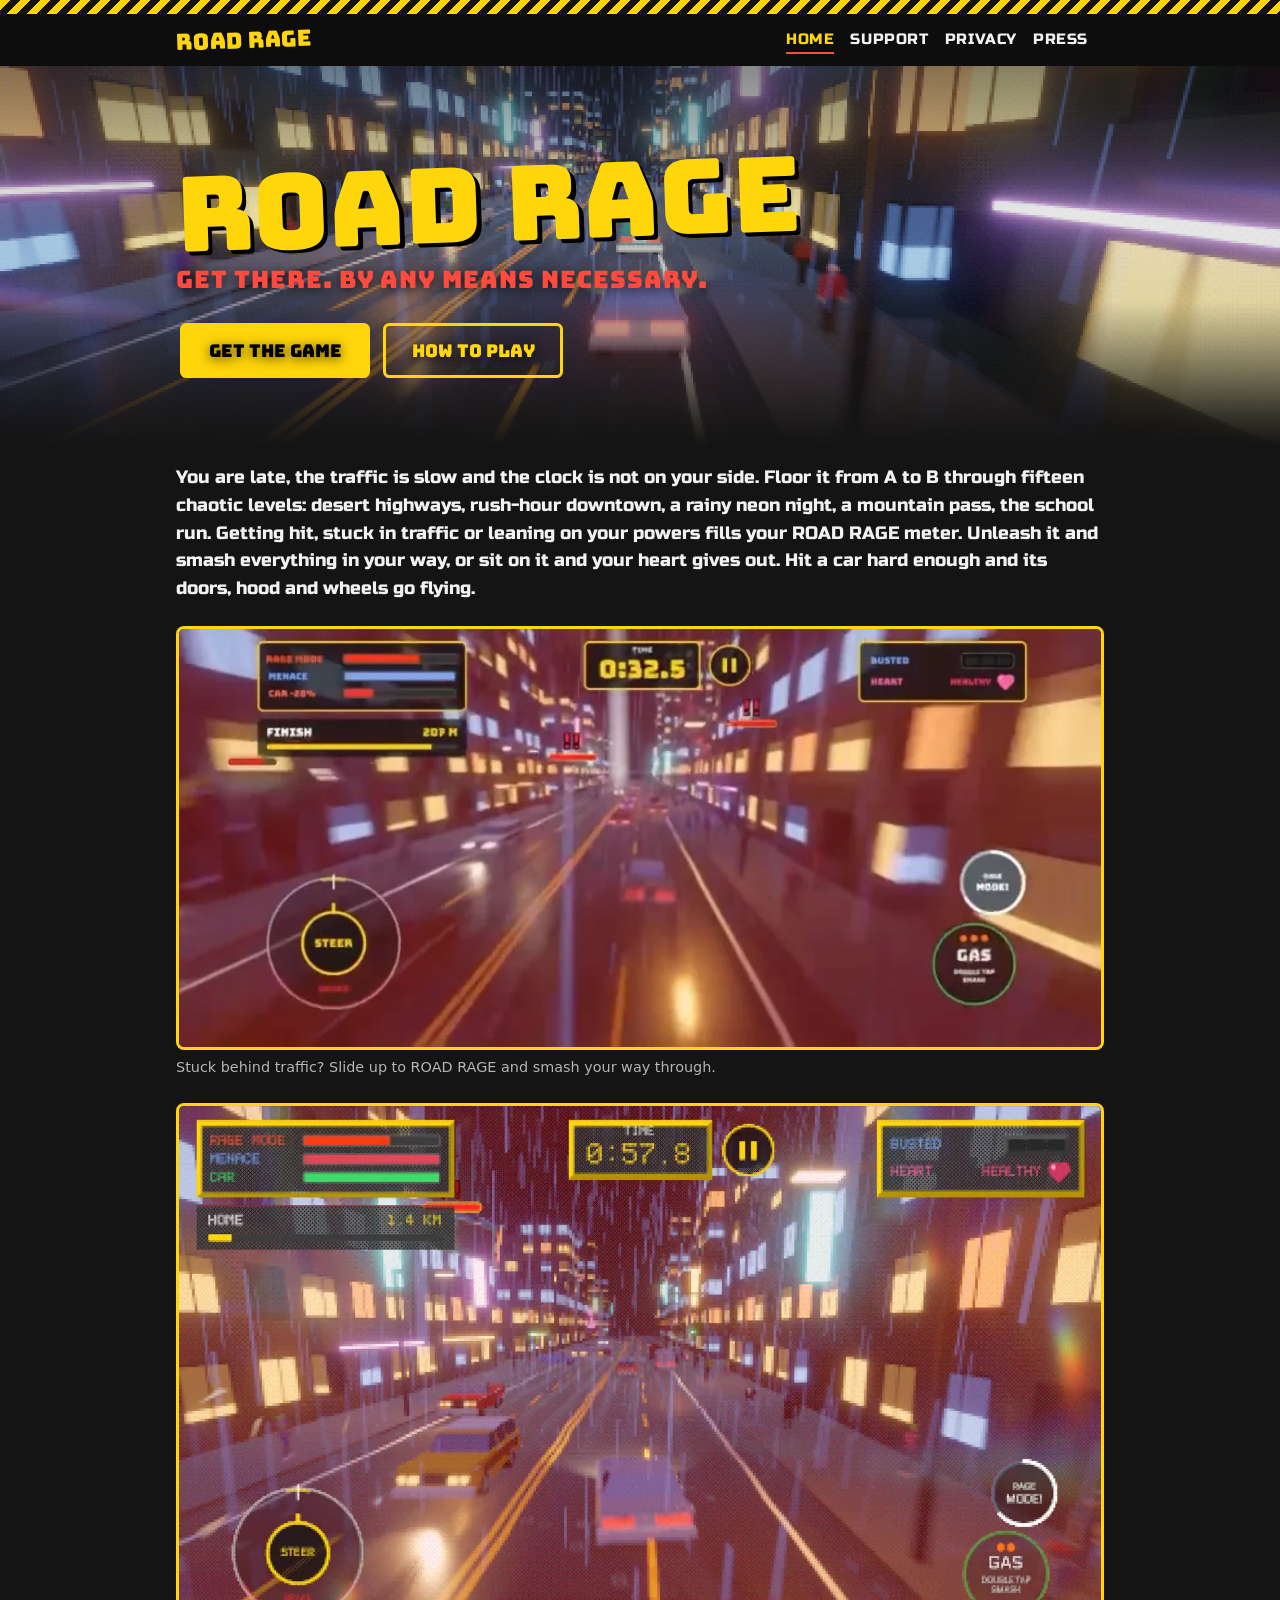
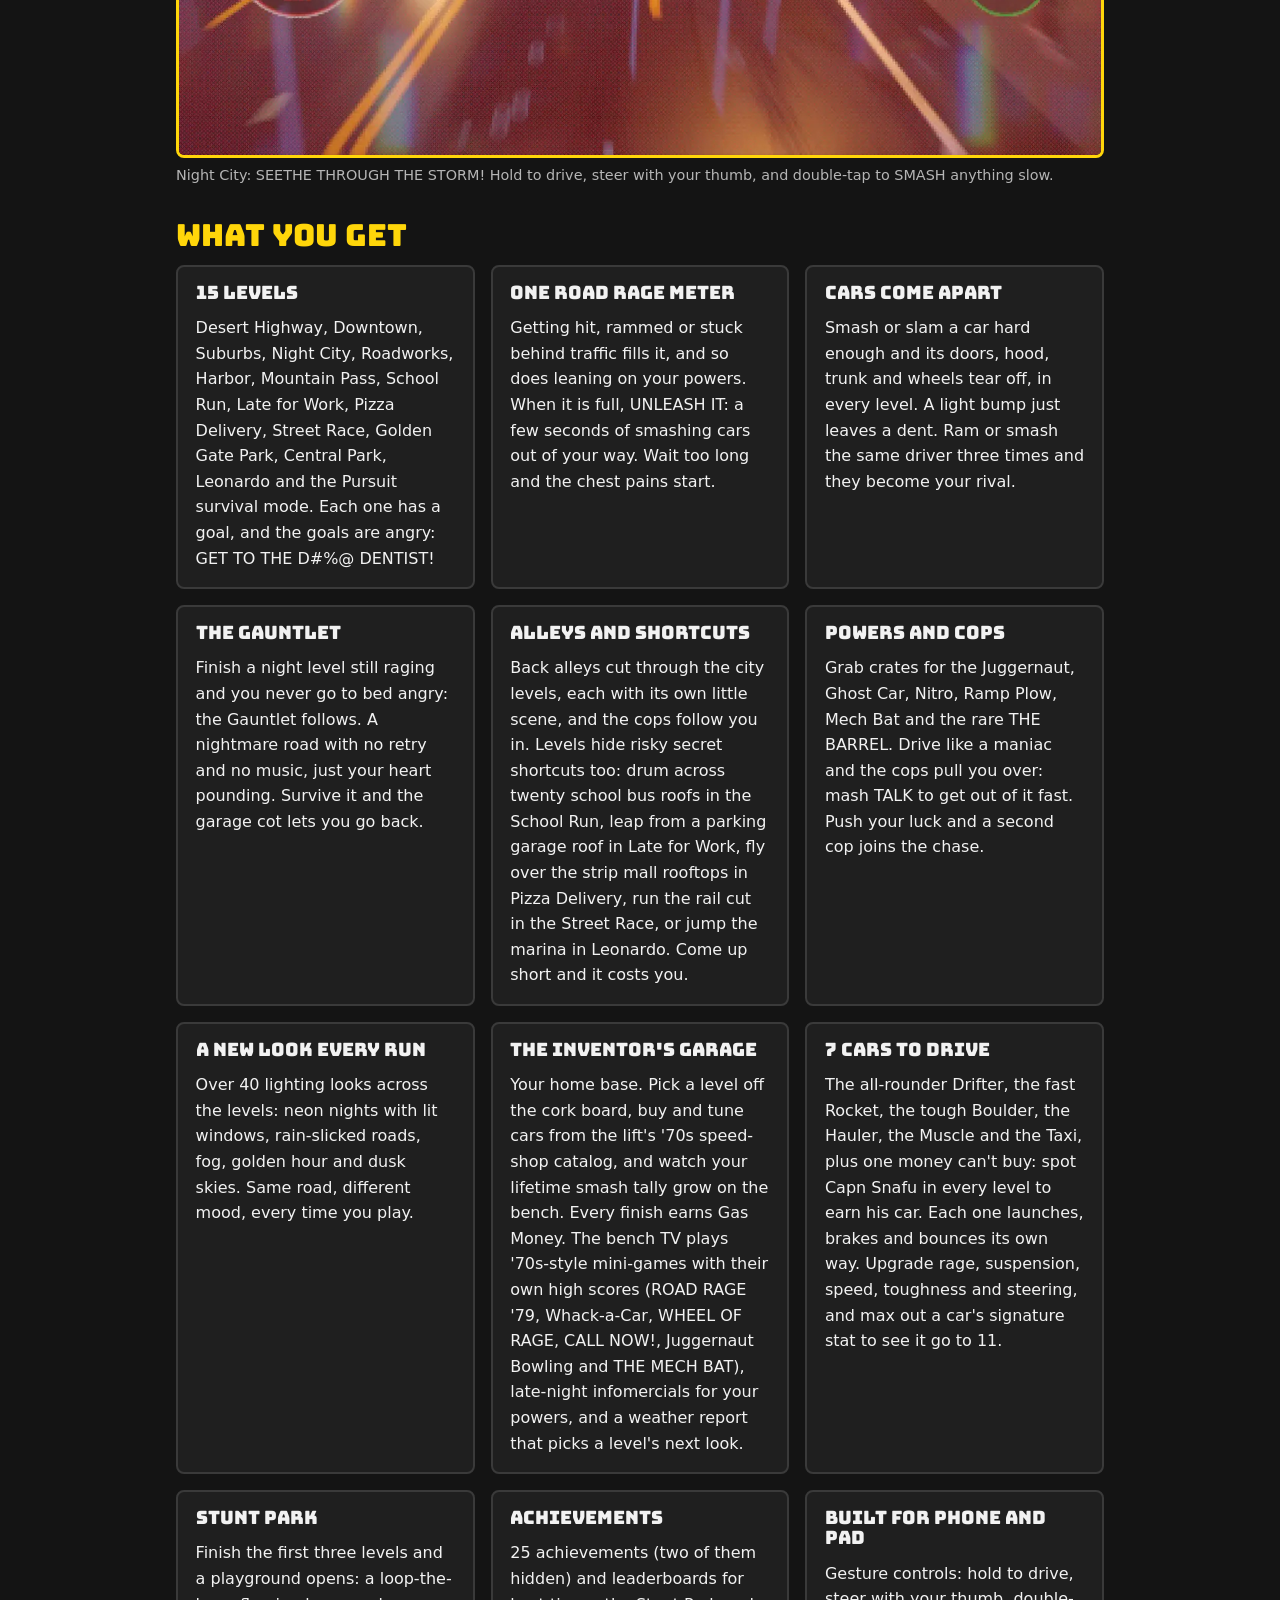
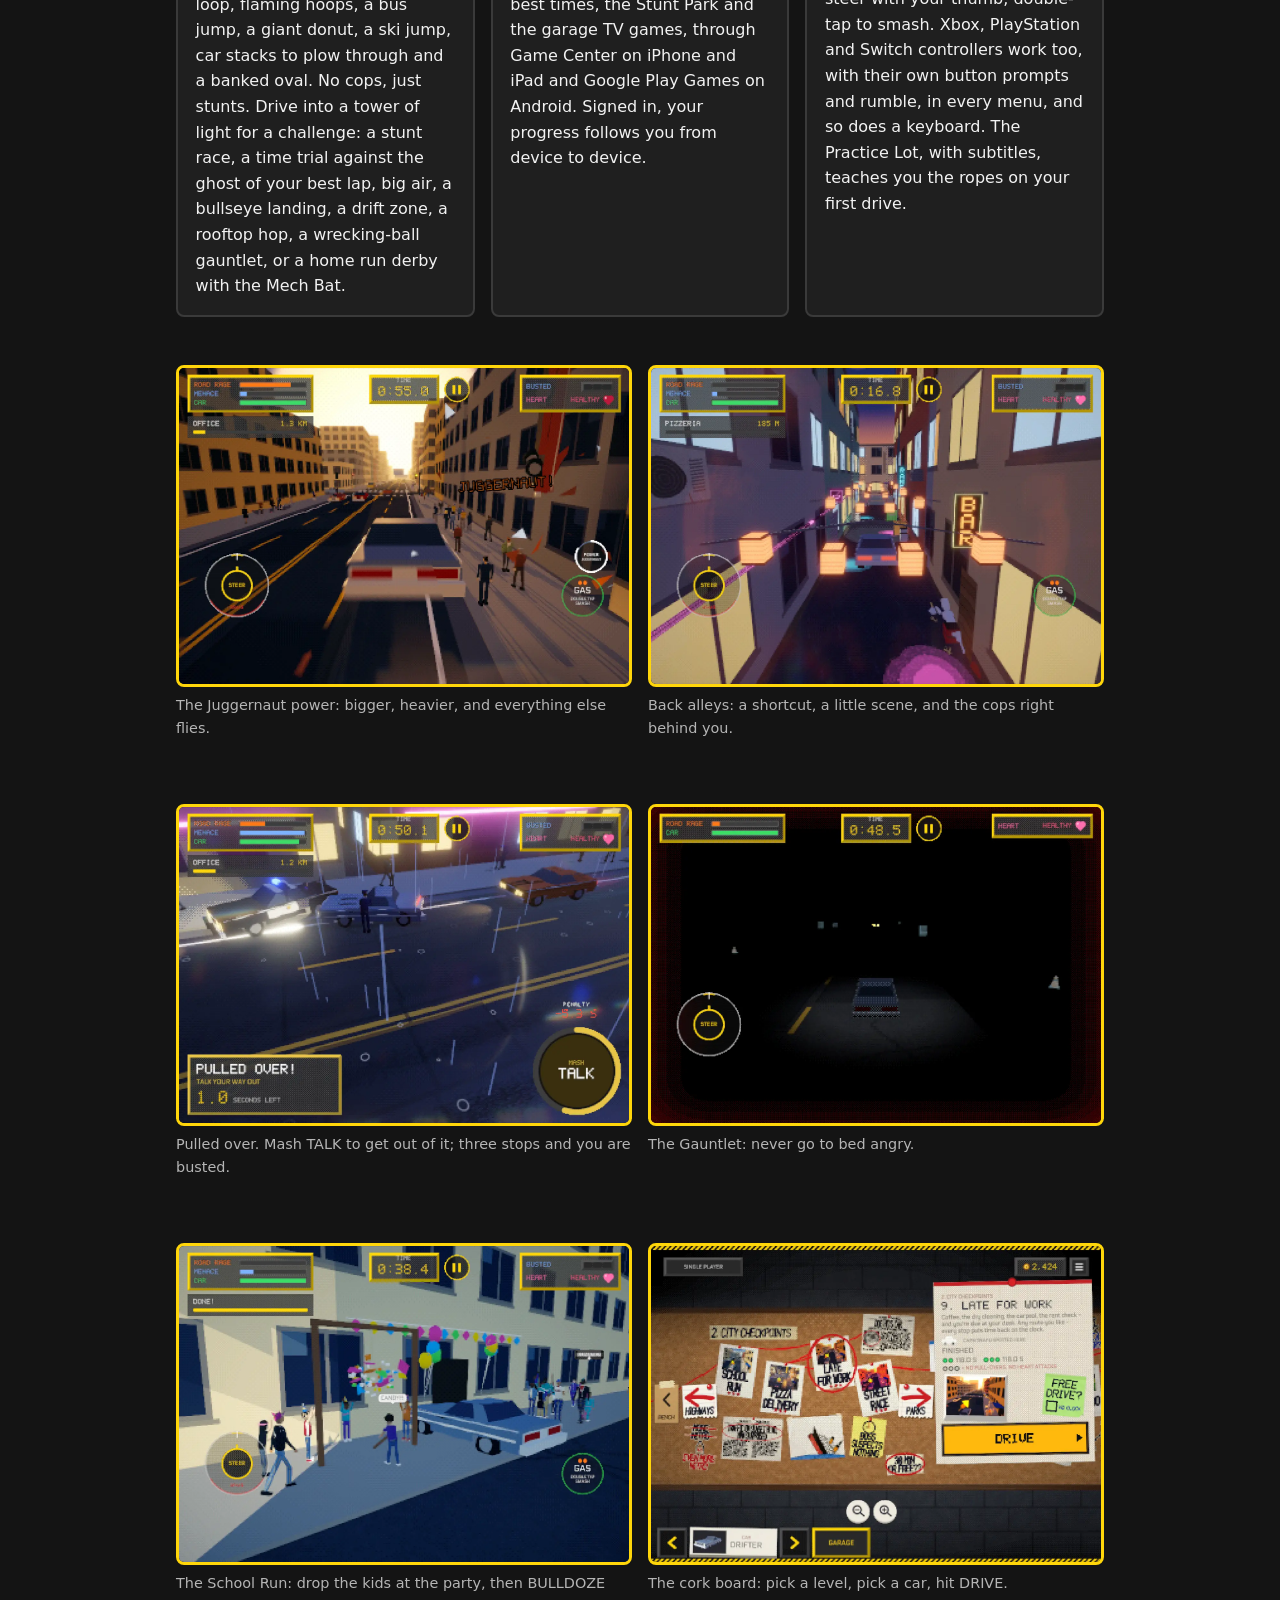
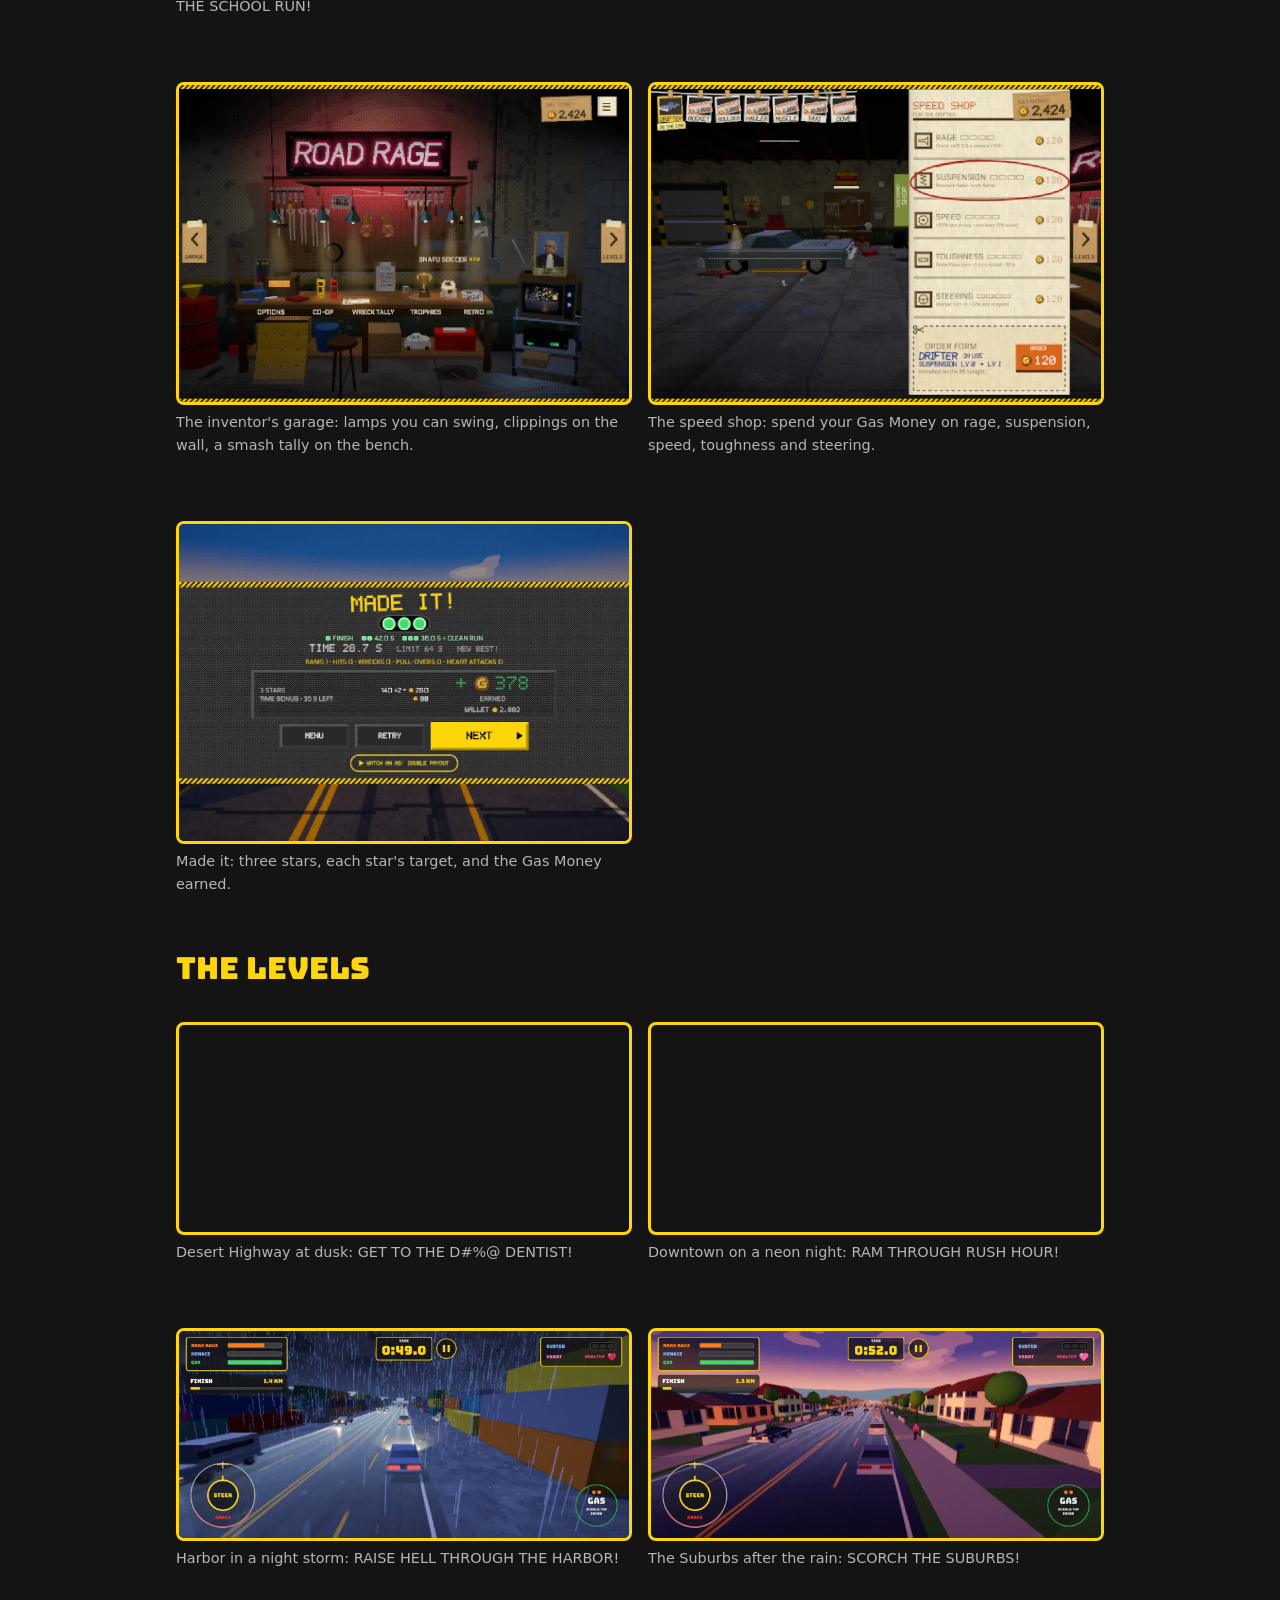
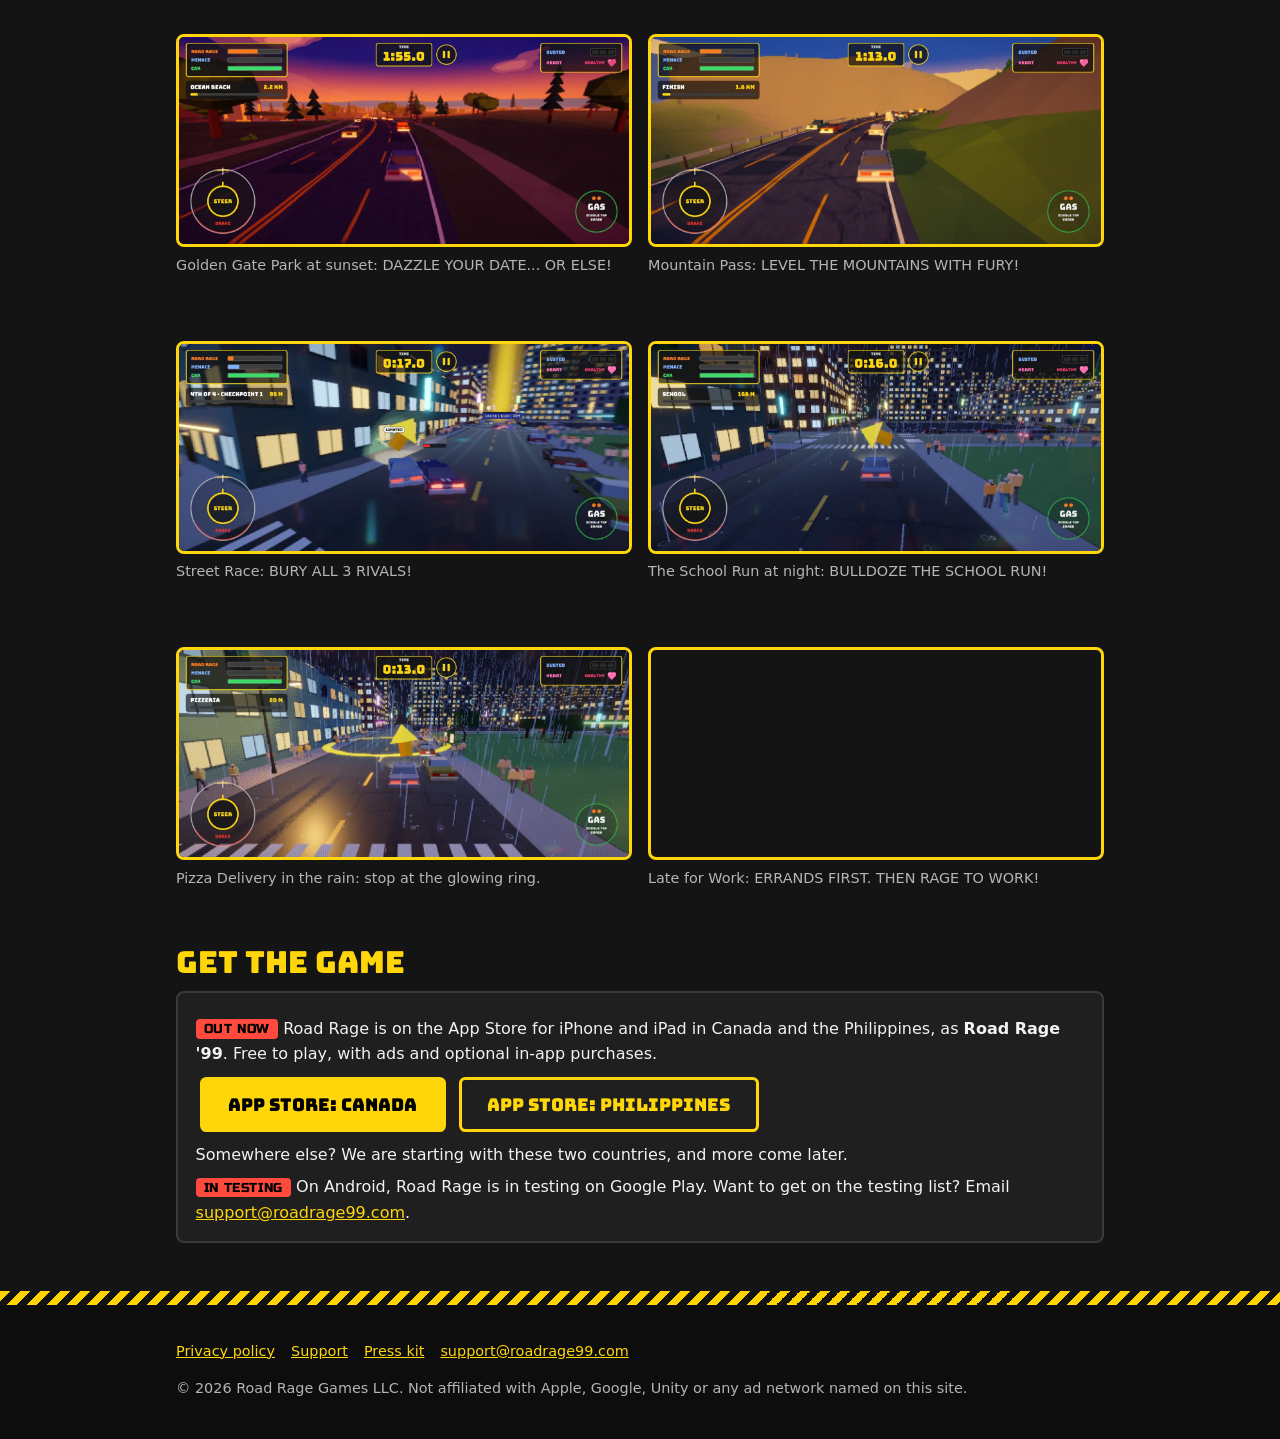
<file: index.html>
<!doctype html>
<html lang="en">
<head>
<meta charset="utf-8">
<meta name="viewport" content="width=device-width,initial-scale=1">
<title>Road Rage: Get there. By any means necessary.</title>
<meta name="description" content="Road Rage is a fast, chaotic driving game for iPhone and iPad, out now in Canada and the Philippines, and in testing on Android. Get from A to B before the clock runs out, by any means necessary.">
<meta name="theme-color" content="#141414">
<link rel="icon" href="favicon.ico" sizes="16x16 32x32 48x48">
<link rel="icon" href="favicon-32.png" sizes="32x32" type="image/png">
<link rel="icon" href="favicon-16.png" sizes="16x16" type="image/png">
<link rel="apple-touch-icon" href="apple-touch-icon.png">
<link rel="preload" href="fonts/Bungee-Regular.ttf" as="font" type="font/ttf" crossorigin>
<link rel="stylesheet" href="site.css">
<meta property="og:title" content="Road Rage: Get there. By any means necessary.">
<meta property="og:description" content="Road Rage is a fast, chaotic driving game for iPhone and iPad, out now in Canada and the Philippines, and in testing on Android. Get from A to B before the clock runs out, by any means necessary.">
<meta property="og:type" content="website">
<meta property="og:url" content="https://roadrage99.com/">
<meta property="og:image" content="https://roadrage99.com/img/og-night-city.jpg">
<meta property="og:image:width" content="1200">
<meta property="og:image:height" content="630">
<meta property="og:image:alt" content="Road Rage gameplay: a car on a rainy neon city street at night">
<meta name="twitter:card" content="summary_large_image">
</head>
<body>
<a class="skip" href="#main">Skip to content</a>
<div class="hazard" aria-hidden="true"></div>
<header class="site"><div class="wrap"><a class="brand" href="index.html">ROAD RAGE</a><nav aria-label="Main"><a href="index.html" aria-current="page">Home</a><a href="support.html">Support</a><a href="privacy.html">Privacy</a><a href="press.html">Press</a></nav></div></header>
<main id="main">

<section class="hero"><div class="wrap">
<h1>ROAD RAGE</h1>
<p class="tagline">Get there. By any means necessary.</p>
<p><a class="btn" href="#get">Get the game</a> <a class="btn alt" href="support.html">How to play</a></p>
</div></section>
<div class="wrap">
<p class="lead">You are late, the traffic is slow and the clock is not on your side. Floor it from A to B through fifteen chaotic levels: desert highways, rush-hour downtown, a rainy neon night, a mountain pass, the school run. Getting hit, stuck in traffic or leaning on your powers fills your ROAD RAGE meter. Unleash it and smash everything in your way, or sit on it and your heart gives out. Hit a car hard enough and its doors, hood and wheels go flying.</p>
<figure class="shot"><video src="img/rage-mode.mp4" poster="img/rage-mode-poster.webp" width="848" height="384" autoplay muted loop playsinline preload="metadata" aria-label="Road Rage gameplay: the ROAD RAGE meter fills in Night City traffic, then Rage Mode smashes cars out of the way"></video><figcaption>Stuck behind traffic? Slide up to ROAD RAGE and smash your way through.</figcaption></figure>
<figure class="shot"><img src="img/night-city.webp" width="1400" height="985" alt="Road Rage gameplay: RAGE MODE in Night City, a car tumbling through the air on a rainy neon street, with the gesture touch controls" loading="lazy" decoding="async"><figcaption>Night City: SEETHE THROUGH THE STORM! Hold to drive, steer with your thumb, and double-tap to SMASH anything slow.</figcaption></figure>
<h2>What you get</h2>
<div class="grid three">
<div class="card"><h3>15 levels</h3><p>Desert Highway, Downtown, Suburbs, Night City, Roadworks, Harbor, Mountain Pass, School Run, Late for Work, Pizza Delivery, Street Race, Golden Gate Park, Central Park, Leonardo and the Pursuit survival mode. Each one has a goal, and the goals are angry: GET TO THE D#%@ DENTIST!</p></div>
<div class="card"><h3>One ROAD RAGE meter</h3><p>Getting hit, rammed or stuck behind traffic fills it, and so does leaning on your powers. When it is full, UNLEASH IT: a few seconds of smashing cars out of your way. Wait too long and the chest pains start.</p></div>
<div class="card"><h3>Cars come apart</h3><p>Smash or slam a car hard enough and its doors, hood, trunk and wheels tear off, in every level. A light bump just leaves a dent. Ram or smash the same driver three times and they become your rival.</p></div>
<div class="card"><h3>The Gauntlet</h3><p>Finish a night level still raging and you never go to bed angry: the Gauntlet follows. A nightmare road with no retry and no music, just your heart pounding. Survive it and the garage cot lets you go back.</p></div>
<div class="card"><h3>Alleys and shortcuts</h3><p>Back alleys cut through the city levels, each with its own little scene, and the cops follow you in. Levels hide risky secret shortcuts too: drum across twenty school bus roofs in the School Run, leap from a parking garage roof in Late for Work, fly over the strip mall rooftops in Pizza Delivery, run the rail cut in the Street Race, or jump the marina in Leonardo. Come up short and it costs you.</p></div>
<div class="card"><h3>Powers and cops</h3><p>Grab crates for the Juggernaut, Ghost Car, Nitro, Ramp Plow, Mech Bat and the rare THE BARREL. Drive like a maniac and the cops pull you over: mash TALK to get out of it fast. Push your luck and a second cop joins the chase.</p></div>
<div class="card"><h3>A new look every run</h3><p>Over 40 lighting looks across the levels: neon nights with lit windows, rain-slicked roads, fog, golden hour and dusk skies. Same road, different mood, every time you play.</p></div>
<div class="card"><h3>The inventor's garage</h3><p>Your home base. Pick a level off the cork board, buy and tune cars from the lift's '70s speed-shop catalog, and watch your lifetime smash tally grow on the bench. Every finish earns Gas Money. The bench TV plays '70s-style mini-games with their own high scores (ROAD RAGE '79, Whack-a-Car, WHEEL OF RAGE, CALL NOW!, Juggernaut Bowling and THE MECH BAT), late-night infomercials for your powers, and a weather report that picks a level's next look.</p></div>
<div class="card"><h3>7 cars to drive</h3><p>The all-rounder Drifter, the fast Rocket, the tough Boulder, the Hauler, the Muscle and the Taxi, plus one money can't buy: spot Capn Snafu in every level to earn his car. Each one launches, brakes and bounces its own way. Upgrade rage, suspension, speed, toughness and steering, and max out a car's signature stat to see it go to 11.</p></div>
<div class="card"><h3>Stunt Park</h3><p>Finish the first three levels and a playground opens: a loop-the-loop, flaming hoops, a bus jump, a giant donut, a ski jump, car stacks to plow through and a banked oval. No cops, just stunts. Drive into a tower of light for a challenge: a stunt race, a time trial against the ghost of your best lap, big air, a bullseye landing, a drift zone, a rooftop hop, a wrecking-ball gauntlet, or a home run derby with the Mech Bat.</p></div>
<div class="card"><h3>Achievements</h3><p>25 achievements (two of them hidden) and leaderboards for best times, the Stunt Park and the garage TV games, through Game Center on iPhone and iPad and Google Play Games on Android. Signed in, your progress follows you from device to device.</p></div>
<div class="card"><h3>Built for phone and pad</h3><p>Gesture controls: hold to drive, steer with your thumb, double-tap to smash. Xbox, PlayStation and Switch controllers work too, with their own button prompts and rumble, in every menu, and so does a keyboard. The Practice Lot, with subtitles, teaches you the ropes on your first drive.</p></div>
</div>
<div class="grid two" style="margin-top:1.5rem">
<figure class="shot"><img src="img/juggernaut.webp" width="1400" height="985" alt="Road Rage gameplay: the Juggernaut power launching a car into the air on a city street at sunset" loading="lazy" decoding="async"><figcaption>The Juggernaut power: bigger, heavier, and everything else flies.</figcaption></figure>
<figure class="shot"><img src="img/alley-shortcut.webp" width="1400" height="985" alt="Road Rage gameplay: racing down a narrow back alley at night past stacked boxes and a neon BAR sign" loading="lazy" decoding="async"><figcaption>Back alleys: a shortcut, a little scene, and the cops right behind you.</figcaption></figure>
<figure class="shot"><img src="img/pulled-over.webp" width="1400" height="985" alt="Road Rage gameplay: pulled over by a police car on a wet street at night, with a TALK button to mash" loading="lazy" decoding="async"><figcaption>Pulled over. Mash TALK to get out of it; three stops and you are busted.</figcaption></figure>
<figure class="shot"><img src="img/gauntlet.webp" width="1400" height="985" alt="Road Rage gameplay: the Gauntlet, a dark nightmare road lit only by headlights, with eyes watching from the dark" loading="lazy" decoding="async"><figcaption>The Gauntlet: never go to bed angry.</figcaption></figure>
<figure class="shot"><img src="img/school-run-party.webp" width="1400" height="985" alt="Road Rage gameplay: a birthday party on the sidewalk with balloons and confetti at a School Run stop" loading="lazy" decoding="async"><figcaption>The School Run: drop the kids at the party, then BULLDOZE THE SCHOOL RUN!</figcaption></figure>
<figure class="shot"><img src="img/level-select.webp" width="1400" height="985" alt="Road Rage cork board level select with photos of the city levels pinned up and a DRIVE button" loading="lazy" decoding="async"><figcaption>The cork board: pick a level, pick a car, hit DRIVE.</figcaption></figure>
<figure class="shot"><img src="img/garage.webp" width="1400" height="985" alt="Road Rage garage bench under hanging lamps, with a neon ROAD RAGE sign, a TV and the smash tally" loading="lazy" decoding="async"><figcaption>The inventor's garage: lamps you can swing, clippings on the wall, a smash tally on the bench.</figcaption></figure>
<figure class="shot"><img src="img/speed-shop.webp" width="1400" height="985" alt="Road Rage speed shop: a car on the lift beside a '70s catalog page of upgrades with Gas Money prices" loading="lazy" decoding="async"><figcaption>The speed shop: spend your Gas Money on rage, suspension, speed, toughness and steering.</figcaption></figure>
<figure class="shot"><img src="img/results.webp" width="1400" height="985" alt="Road Rage results screen: MADE IT with three stars, the star targets and the Gas Money earned" loading="lazy" decoding="async"><figcaption>Made it: three stars, each star's target, and the Gas Money earned.</figcaption></figure>
</div>
<h2>The levels</h2>
<div class="grid two">
<figure class="shot"><img src="img/desert-highway.webp" width="1400" height="644" alt="Road Rage gameplay: a desert highway at dusk with red mesas and headlights" loading="lazy" decoding="async"><figcaption>Desert Highway at dusk: GET TO THE D#%@ DENTIST!</figcaption></figure>
<figure class="shot"><img src="img/downtown.webp" width="1400" height="644" alt="Road Rage gameplay: a downtown street at night with neon signs, lit windows and rain" loading="lazy" decoding="async"><figcaption>Downtown on a neon night: RAM THROUGH RUSH HOUR!</figcaption></figure>
<figure class="shot"><img src="img/harbor-storm.webp" width="1400" height="644" alt="Road Rage gameplay: a harbor road between stacked shipping containers in a night storm" loading="lazy" decoding="async"><figcaption>Harbor in a night storm: RAISE HELL THROUGH THE HARBOR!</figcaption></figure>
<figure class="shot"><img src="img/suburbs-after-rain.webp" width="1400" height="644" alt="Road Rage gameplay: a wet suburban street in the evening after rain" loading="lazy" decoding="async"><figcaption>The Suburbs after the rain: SCORCH THE SUBURBS!</figcaption></figure>
<figure class="shot"><img src="img/ocean-sunset.webp" width="1400" height="644" alt="Road Rage gameplay: a park road at sunset with the ocean on the horizon" loading="lazy" decoding="async"><figcaption>Golden Gate Park at sunset: DAZZLE YOUR DATE... OR ELSE!</figcaption></figure>
<figure class="shot"><img src="img/mountain-pass.webp" width="1400" height="644" alt="Road Rage gameplay: a mountain highway with a guardrail in golden evening light" loading="lazy" decoding="async"><figcaption>Mountain Pass: LEVEL THE MOUNTAINS WITH FURY!</figcaption></figure>
<figure class="shot"><img src="img/street-race.webp" width="1400" height="644" alt="Road Rage gameplay: a night street race with a checkpoint arrow and a rival car" loading="lazy" decoding="async"><figcaption>Street Race: BURY ALL 3 RIVALS!</figcaption></figure>
<figure class="shot"><img src="img/school-run.webp" width="1400" height="644" alt="Road Rage gameplay: the school run at night past a park and lit city towers" loading="lazy" decoding="async"><figcaption>The School Run at night: BULLDOZE THE SCHOOL RUN!</figcaption></figure>
<figure class="shot"><img src="img/pizza-delivery.webp" width="1400" height="644" alt="Road Rage gameplay: delivering a pizza on a rainy night, stopping at the glowing ring" loading="lazy" decoding="async"><figcaption>Pizza Delivery in the rain: stop at the glowing ring.</figcaption></figure>
<figure class="shot"><img src="img/late-for-work.webp" width="1400" height="644" alt="Road Rage gameplay: a predawn commute through a neon city with a checkpoint arrow" loading="lazy" decoding="async"><figcaption>Late for Work: ERRANDS FIRST. THEN RAGE TO WORK!</figcaption></figure>
</div>
<h2 id="get">Get the game</h2>
<div class="card"><p><span class="badge">OUT NOW</span> Road Rage is on the App Store for iPhone and iPad in Canada and the Philippines, as <strong>Road Rage '99</strong>. Free to play, with ads and optional in-app purchases.</p>
<p><a class="btn" href="https://apps.apple.com/ca/app/road-rage-99/id6818857687">App Store: Canada</a> <a class="btn alt" href="https://apps.apple.com/ph/app/road-rage-99/id6818857687">App Store: Philippines</a></p>
<p>Somewhere else? We are starting with these two countries, and more come later.</p>
<p><span class="badge">IN TESTING</span> On Android, Road Rage is in testing on Google Play. Want to get on the testing list? Email <a href="mailto:support@roadrage99.com">support@roadrage99.com</a>.</p></div>
</div>
</main>
<div class="hazard" aria-hidden="true"></div>
<footer class="site"><div class="wrap">
<p><a href="privacy.html">Privacy policy</a><a href="support.html">Support</a><a href="press.html">Press kit</a><a href="mailto:support@roadrage99.com">support@roadrage99.com</a></p>
<p>&copy; 2026 Road Rage Games LLC. Not affiliated with Apple, Google, Unity or any ad network named on this site.</p>
</div></footer>
</body>
</html>
</file>
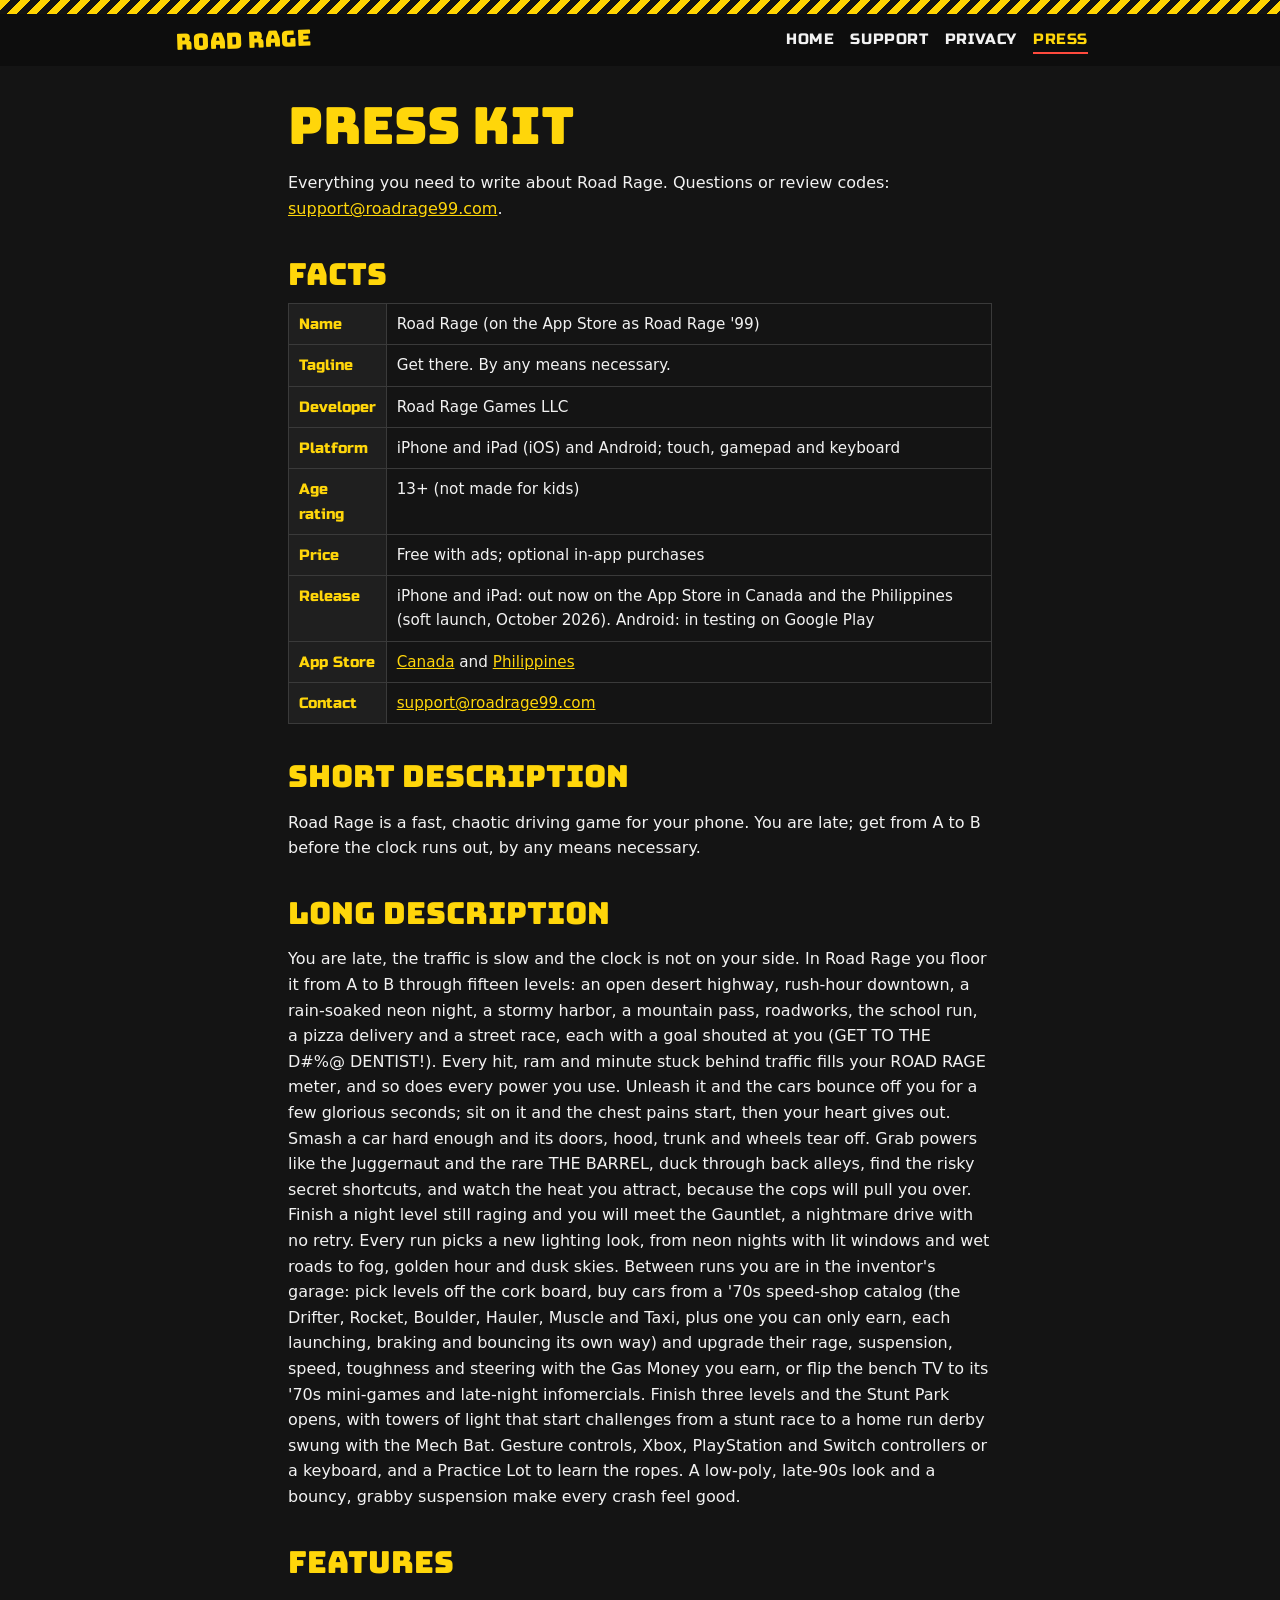
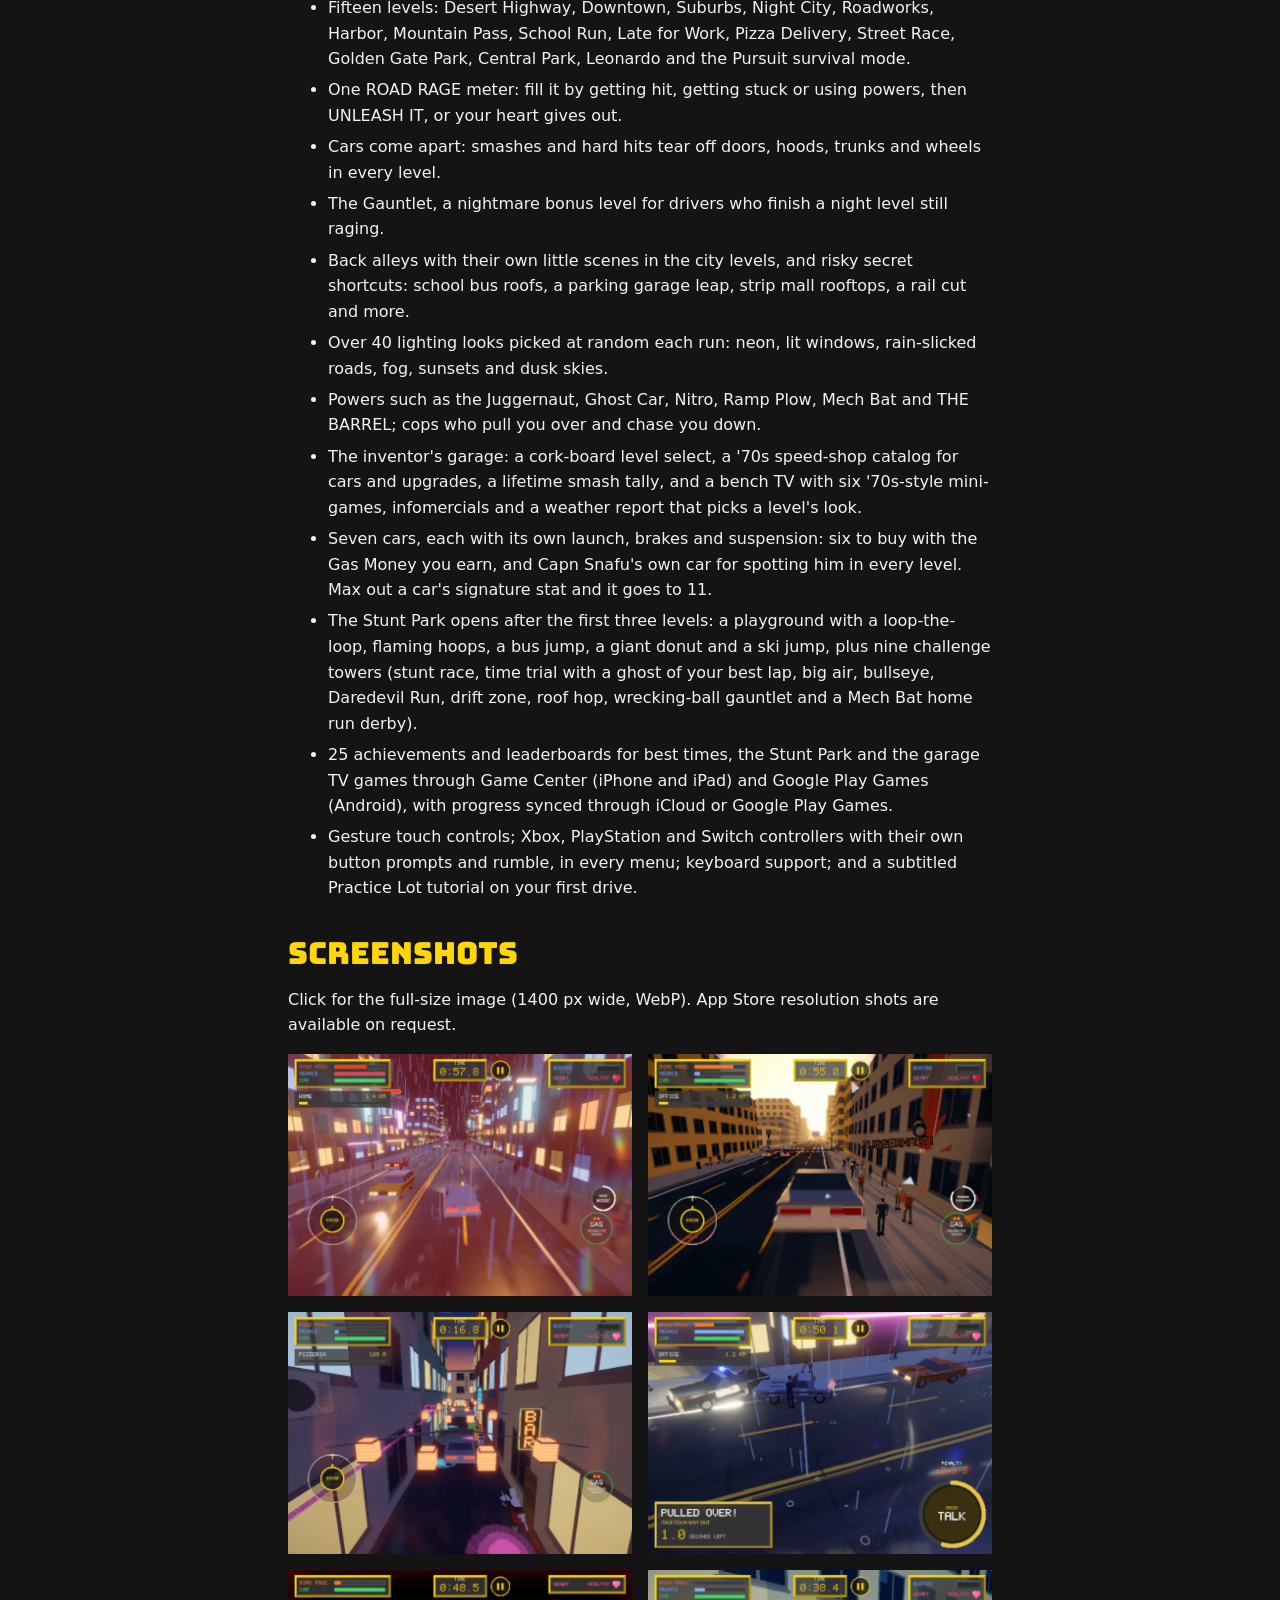
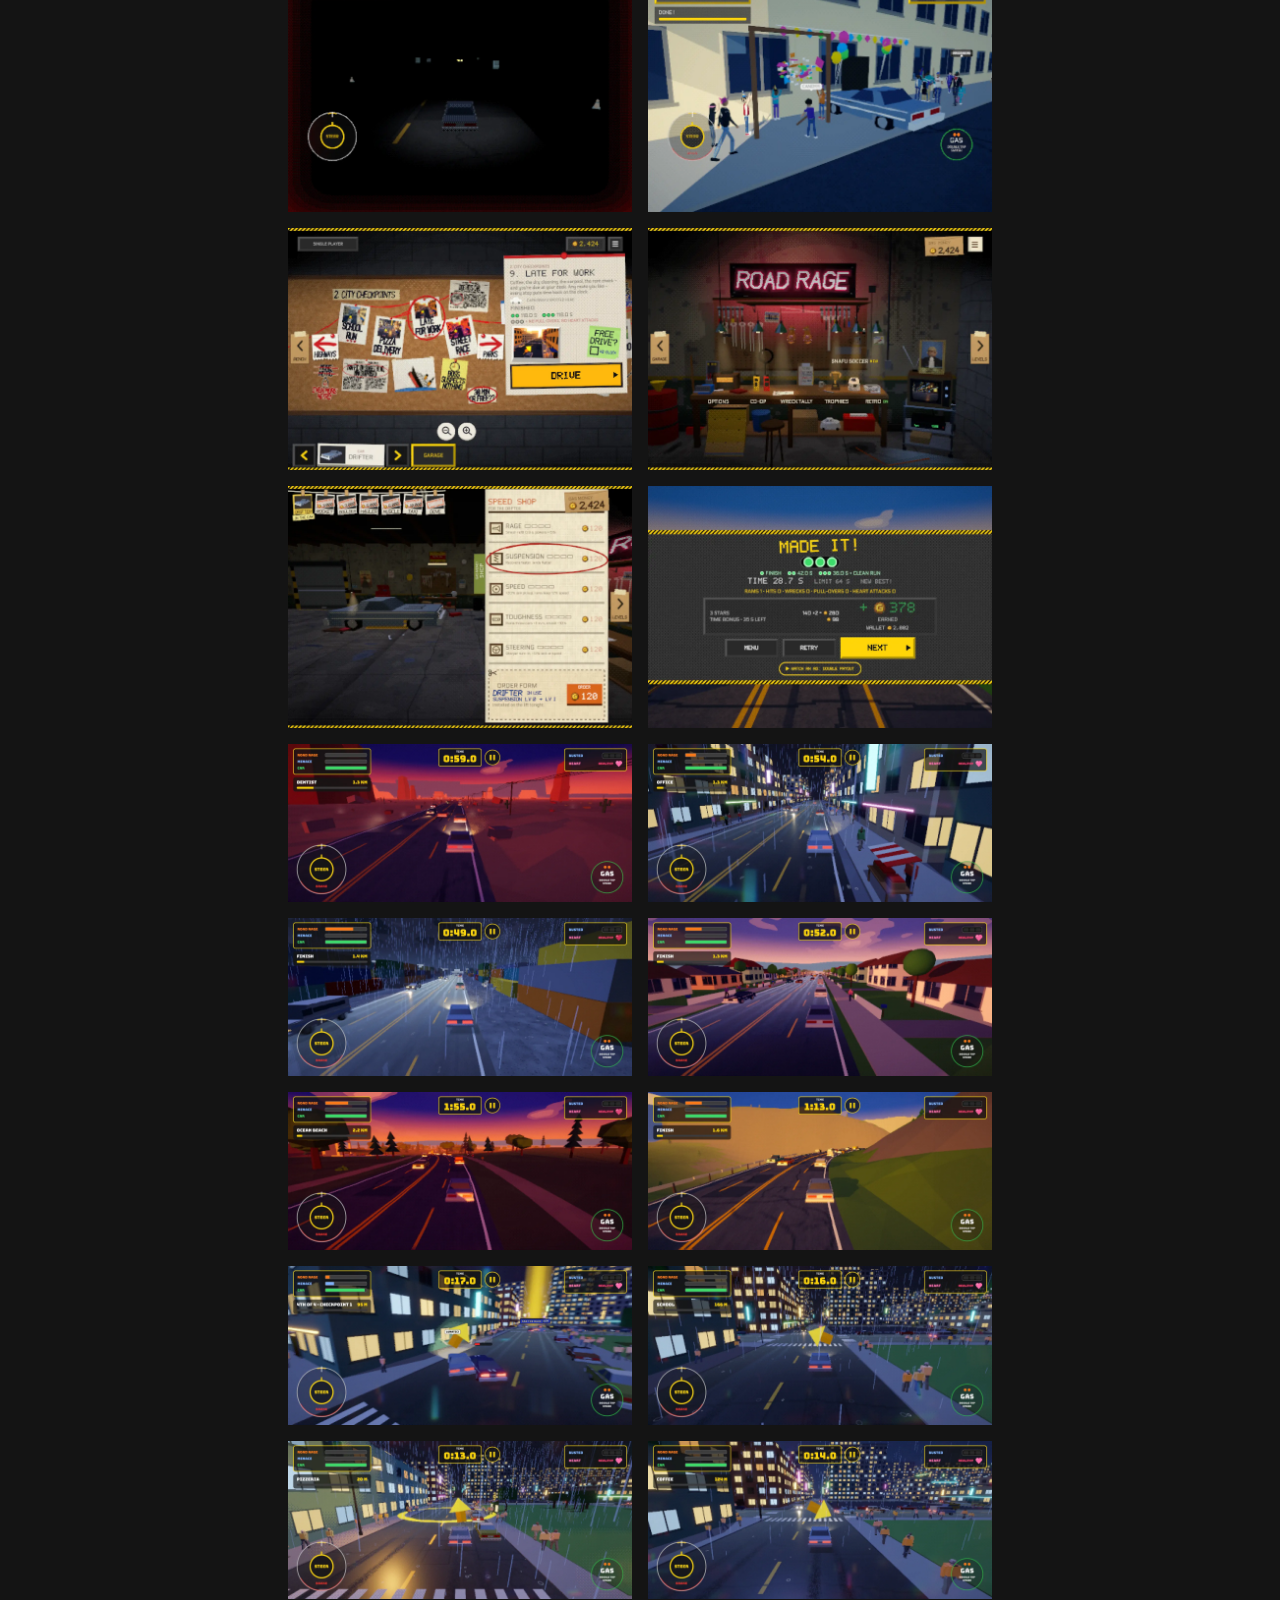
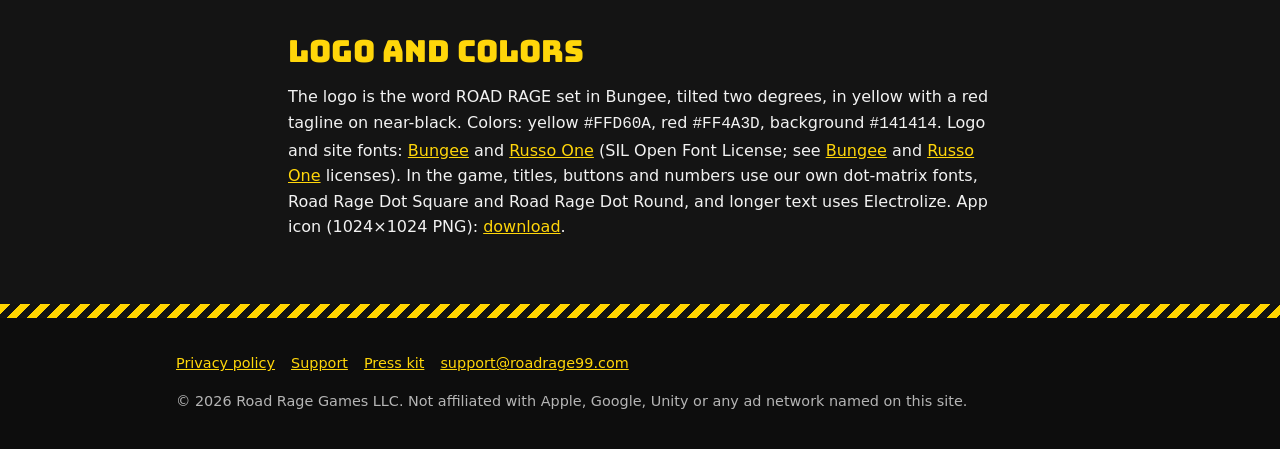
<file: press.html>
<!doctype html>
<html lang="en">
<head>
<meta charset="utf-8">
<meta name="viewport" content="width=device-width,initial-scale=1">
<title>Press kit | Road Rage</title>
<meta name="description" content="Road Rage press kit: facts, descriptions, screenshots, colors and fonts.">
<meta name="theme-color" content="#141414">
<link rel="icon" href="favicon.ico" sizes="16x16 32x32 48x48">
<link rel="icon" href="favicon-32.png" sizes="32x32" type="image/png">
<link rel="icon" href="favicon-16.png" sizes="16x16" type="image/png">
<link rel="apple-touch-icon" href="apple-touch-icon.png">
<link rel="preload" href="fonts/Bungee-Regular.ttf" as="font" type="font/ttf" crossorigin>
<link rel="stylesheet" href="site.css">
<meta property="og:title" content="Press kit | Road Rage">
<meta property="og:description" content="Road Rage press kit: facts, descriptions, screenshots, colors and fonts.">
<meta property="og:type" content="website">
<meta property="og:url" content="https://roadrage99.com/press.html">
<meta property="og:image" content="https://roadrage99.com/img/og-night-city.jpg">
<meta property="og:image:width" content="1200">
<meta property="og:image:height" content="630">
<meta name="twitter:card" content="summary_large_image">
</head>
<body>
<a class="skip" href="#main">Skip to content</a>
<div class="hazard" aria-hidden="true"></div>
<header class="site"><div class="wrap"><a class="brand" href="index.html">ROAD RAGE</a><nav aria-label="Main"><a href="index.html">Home</a><a href="support.html">Support</a><a href="privacy.html">Privacy</a><a href="press.html" aria-current="page">Press</a></nav></div></header>
<main id="main">

<div class="wrap doc">
<h1>Press kit</h1>
<p>Everything you need to write about Road Rage. Questions or review codes: <a href="mailto:support@roadrage99.com">support@roadrage99.com</a>.</p>
<h2>Facts</h2>
<div class="tablewrap"><table>
<tr><th>Name</th><td>Road Rage (on the App Store as Road Rage '99)</td></tr>
<tr><th>Tagline</th><td>Get there. By any means necessary.</td></tr>
<tr><th>Developer</th><td>Road Rage Games LLC</td></tr>
<tr><th>Platform</th><td>iPhone and iPad (iOS) and Android; touch, gamepad and keyboard</td></tr>
<tr><th>Age rating</th><td>13+ (not made for kids)</td></tr>
<tr><th>Price</th><td>Free with ads; optional in-app purchases</td></tr>
<tr><th>Release</th><td>iPhone and iPad: out now on the App Store in Canada and the Philippines (soft launch, October 2026). Android: in testing on Google Play</td></tr>
<tr><th>App Store</th><td><a href="https://apps.apple.com/ca/app/road-rage-99/id6818857687">Canada</a> and <a href="https://apps.apple.com/ph/app/road-rage-99/id6818857687">Philippines</a></td></tr>
<tr><th>Contact</th><td><a href="mailto:support@roadrage99.com">support@roadrage99.com</a></td></tr>
</table></div>
<h2>Short description</h2>
<p>Road Rage is a fast, chaotic driving game for your phone. You are late; get from A to B before the clock runs out, by any means necessary.</p>
<h2>Long description</h2>
<p>You are late, the traffic is slow and the clock is not on your side. In Road Rage you floor it from A to B through fifteen levels: an open desert highway, rush-hour downtown, a rain-soaked neon night, a stormy harbor, a mountain pass, roadworks, the school run, a pizza delivery and a street race, each with a goal shouted at you (GET TO THE D#%@ DENTIST!). Every hit, ram and minute stuck behind traffic fills your ROAD RAGE meter, and so does every power you use. Unleash it and the cars bounce off you for a few glorious seconds; sit on it and the chest pains start, then your heart gives out. Smash a car hard enough and its doors, hood, trunk and wheels tear off. Grab powers like the Juggernaut and the rare THE BARREL, duck through back alleys, find the risky secret shortcuts, and watch the heat you attract, because the cops will pull you over. Finish a night level still raging and you will meet the Gauntlet, a nightmare drive with no retry. Every run picks a new lighting look, from neon nights with lit windows and wet roads to fog, golden hour and dusk skies. Between runs you are in the inventor's garage: pick levels off the cork board, buy cars from a '70s speed-shop catalog (the Drifter, Rocket, Boulder, Hauler, Muscle and Taxi, plus one you can only earn, each launching, braking and bouncing its own way) and upgrade their rage, suspension, speed, toughness and steering with the Gas Money you earn, or flip the bench TV to its '70s mini-games and late-night infomercials. Finish three levels and the Stunt Park opens, with towers of light that start challenges from a stunt race to a home run derby swung with the Mech Bat. Gesture controls, Xbox, PlayStation and Switch controllers or a keyboard, and a Practice Lot to learn the ropes. A low-poly, late-90s look and a bouncy, grabby suspension make every crash feel good.</p>
<h2>Features</h2>
<ul>
<li>Fifteen levels: Desert Highway, Downtown, Suburbs, Night City, Roadworks, Harbor, Mountain Pass, School Run, Late for Work, Pizza Delivery, Street Race, Golden Gate Park, Central Park, Leonardo and the Pursuit survival mode.</li>
<li>One ROAD RAGE meter: fill it by getting hit, getting stuck or using powers, then UNLEASH IT, or your heart gives out.</li>
<li>Cars come apart: smashes and hard hits tear off doors, hoods, trunks and wheels in every level.</li>
<li>The Gauntlet, a nightmare bonus level for drivers who finish a night level still raging.</li>
<li>Back alleys with their own little scenes in the city levels, and risky secret shortcuts: school bus roofs, a parking garage leap, strip mall rooftops, a rail cut and more.</li>
<li>Over 40 lighting looks picked at random each run: neon, lit windows, rain-slicked roads, fog, sunsets and dusk skies.</li>
<li>Powers such as the Juggernaut, Ghost Car, Nitro, Ramp Plow, Mech Bat and THE BARREL; cops who pull you over and chase you down.</li>
<li>The inventor's garage: a cork-board level select, a '70s speed-shop catalog for cars and upgrades, a lifetime smash tally, and a bench TV with six '70s-style mini-games, infomercials and a weather report that picks a level's look.</li>
<li>Seven cars, each with its own launch, brakes and suspension: six to buy with the Gas Money you earn, and Capn Snafu's own car for spotting him in every level. Max out a car's signature stat and it goes to 11.</li>
<li>The Stunt Park opens after the first three levels: a playground with a loop-the-loop, flaming hoops, a bus jump, a giant donut and a ski jump, plus nine challenge towers (stunt race, time trial with a ghost of your best lap, big air, bullseye, Daredevil Run, drift zone, roof hop, wrecking-ball gauntlet and a Mech Bat home run derby).</li>
<li>25 achievements and leaderboards for best times, the Stunt Park and the garage TV games through Game Center (iPhone and iPad) and Google Play Games (Android), with progress synced through iCloud or Google Play Games.</li>
<li>Gesture touch controls; Xbox, PlayStation and Switch controllers with their own button prompts and rumble, in every menu; keyboard support; and a subtitled Practice Lot tutorial on your first drive.</li>
</ul>
<h2>Screenshots</h2>
<p>Click for the full-size image (1400 px wide, WebP). App Store resolution shots are available on request.</p>
<div class="grid two">
<a href="img/night-city.webp"><img src="img/night-city.webp" width="1400" height="985" alt="RAGE MODE in Night City" loading="lazy"></a>
<a href="img/juggernaut.webp"><img src="img/juggernaut.webp" width="1400" height="985" alt="Juggernaut launching a car" loading="lazy"></a>
<a href="img/alley-shortcut.webp"><img src="img/alley-shortcut.webp" width="1400" height="985" alt="A back alley shortcut at night" loading="lazy"></a>
<a href="img/pulled-over.webp"><img src="img/pulled-over.webp" width="1400" height="985" alt="Pulled over in the rain" loading="lazy"></a>
<a href="img/gauntlet.webp"><img src="img/gauntlet.webp" width="1400" height="985" alt="The Gauntlet nightmare level" loading="lazy"></a>
<a href="img/school-run-party.webp"><img src="img/school-run-party.webp" width="1400" height="985" alt="School Run birthday party stop" loading="lazy"></a>
<a href="img/level-select.webp"><img src="img/level-select.webp" width="1400" height="985" alt="Cork board level select" loading="lazy"></a>
<a href="img/garage.webp"><img src="img/garage.webp" width="1400" height="985" alt="The inventor's garage bench" loading="lazy"></a>
<a href="img/speed-shop.webp"><img src="img/speed-shop.webp" width="1400" height="985" alt="Speed shop upgrades" loading="lazy"></a>
<a href="img/results.webp"><img src="img/results.webp" width="1400" height="985" alt="Results screen with star targets and Gas Money" loading="lazy"></a>
<a href="img/desert-highway.webp"><img src="img/desert-highway.webp" width="1400" height="644" alt="Desert Highway at dusk" loading="lazy"></a>
<a href="img/downtown.webp"><img src="img/downtown.webp" width="1400" height="644" alt="Downtown on a neon night" loading="lazy"></a>
<a href="img/harbor-storm.webp"><img src="img/harbor-storm.webp" width="1400" height="644" alt="Harbor in a night storm" loading="lazy"></a>
<a href="img/suburbs-after-rain.webp"><img src="img/suburbs-after-rain.webp" width="1400" height="644" alt="Suburbs after the rain" loading="lazy"></a>
<a href="img/ocean-sunset.webp"><img src="img/ocean-sunset.webp" width="1400" height="644" alt="Golden Gate Park at sunset" loading="lazy"></a>
<a href="img/mountain-pass.webp"><img src="img/mountain-pass.webp" width="1400" height="644" alt="Mountain Pass" loading="lazy"></a>
<a href="img/street-race.webp"><img src="img/street-race.webp" width="1400" height="644" alt="Street Race" loading="lazy"></a>
<a href="img/school-run.webp"><img src="img/school-run.webp" width="1400" height="644" alt="School Run at night" loading="lazy"></a>
<a href="img/pizza-delivery.webp"><img src="img/pizza-delivery.webp" width="1400" height="644" alt="Pizza Delivery in the rain" loading="lazy"></a>
<a href="img/late-for-work.webp"><img src="img/late-for-work.webp" width="1400" height="644" alt="Late for Work before dawn" loading="lazy"></a>
</div>
<h2>Logo and colors</h2>
<p>The logo is the word ROAD RAGE set in Bungee, tilted two degrees, in yellow with a red tagline on near-black. Colors: yellow <code>#FFD60A</code>, red <code>#FF4A3D</code>, background <code>#141414</code>. Logo and site fonts: <a href="fonts/Bungee-Regular.ttf">Bungee</a> and <a href="fonts/RussoOne-Regular.ttf">Russo One</a> (SIL Open Font License; see <a href="fonts/Bungee-OFL.txt">Bungee</a> and <a href="fonts/RussoOne-OFL.txt">Russo One</a> licenses). In the game, titles, buttons and numbers use our own dot-matrix fonts, Road Rage Dot Square and Road Rage Dot Round, and longer text uses Electrolize. App icon (1024×1024 PNG): <a href="img/road-rage-icon.png">download</a>.</p>
</div>
</main>
<div class="hazard" aria-hidden="true"></div>
<footer class="site"><div class="wrap">
<p><a href="privacy.html">Privacy policy</a><a href="support.html">Support</a><a href="press.html">Press kit</a><a href="mailto:support@roadrage99.com">support@roadrage99.com</a></p>
<p>&copy; 2026 Road Rage Games LLC. Not affiliated with Apple, Google, Unity or any ad network named on this site.</p>
</div></footer>
</body>
</html>
</file>
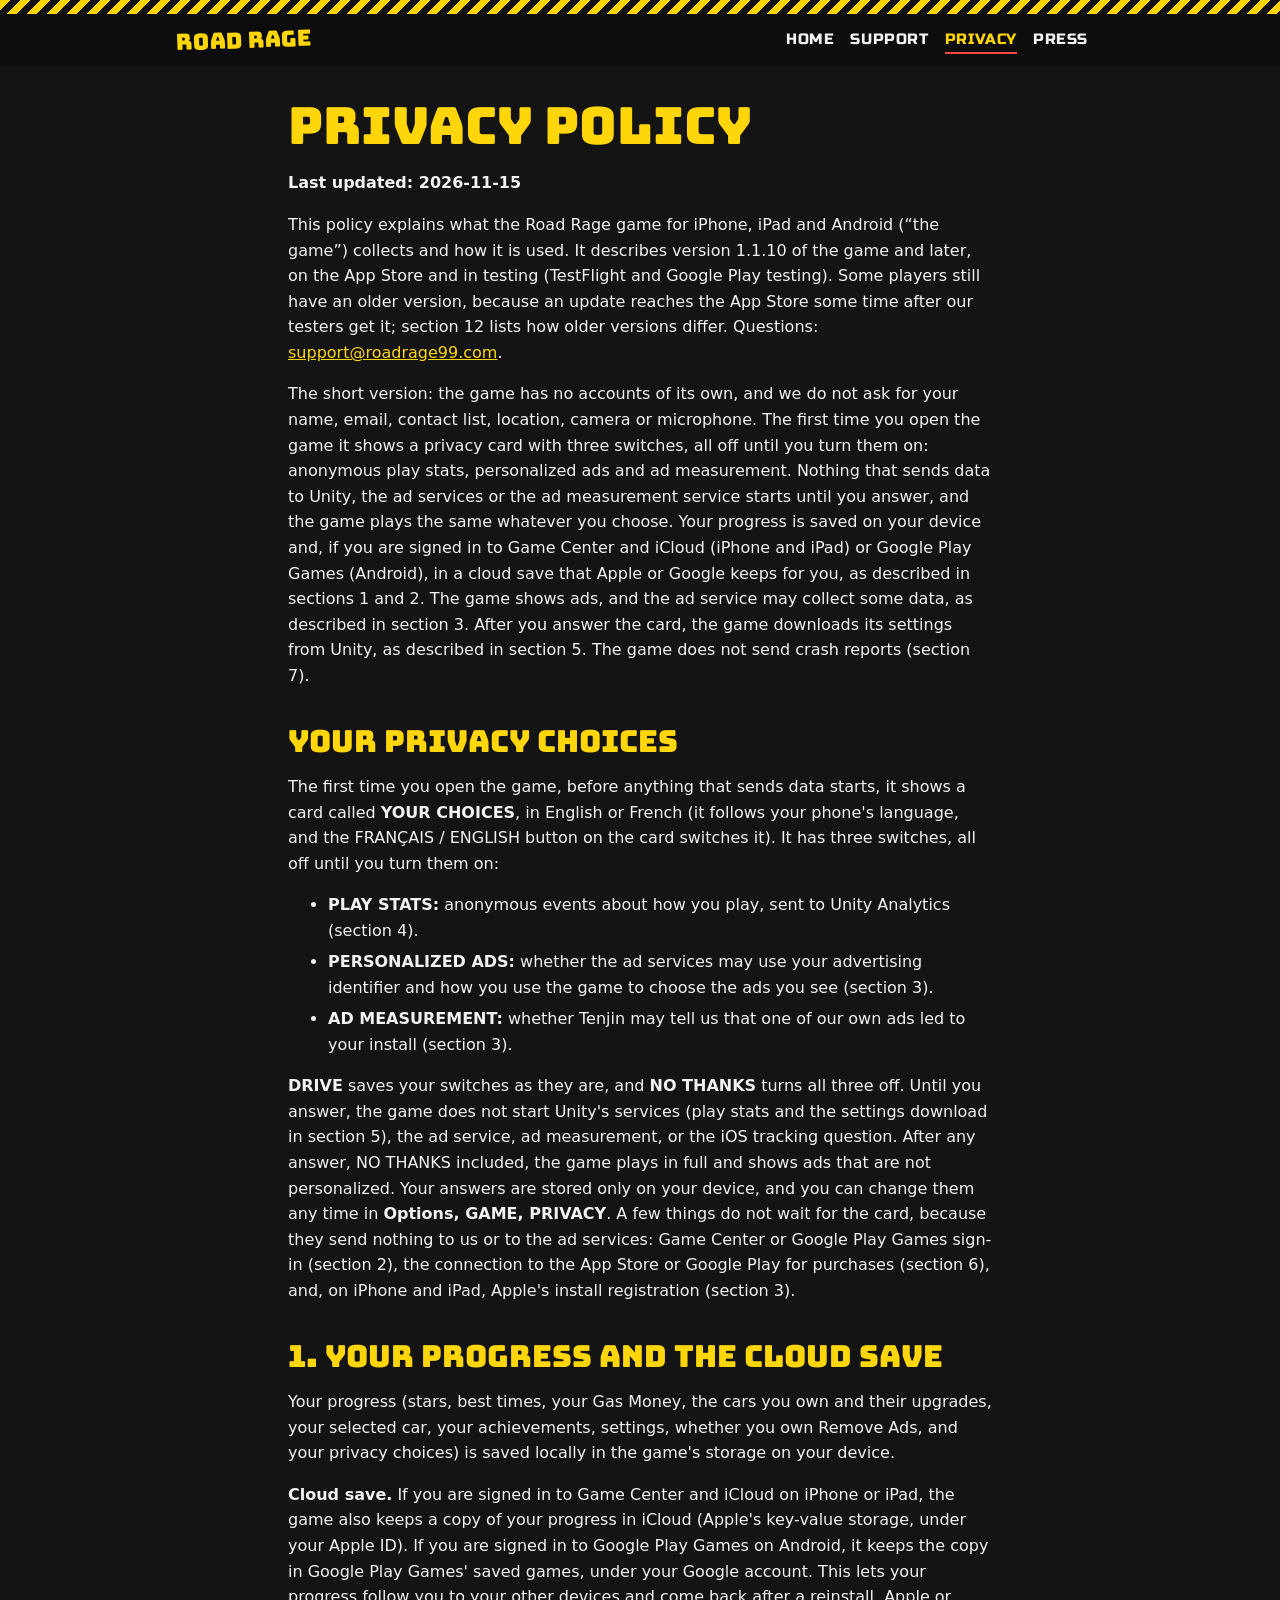
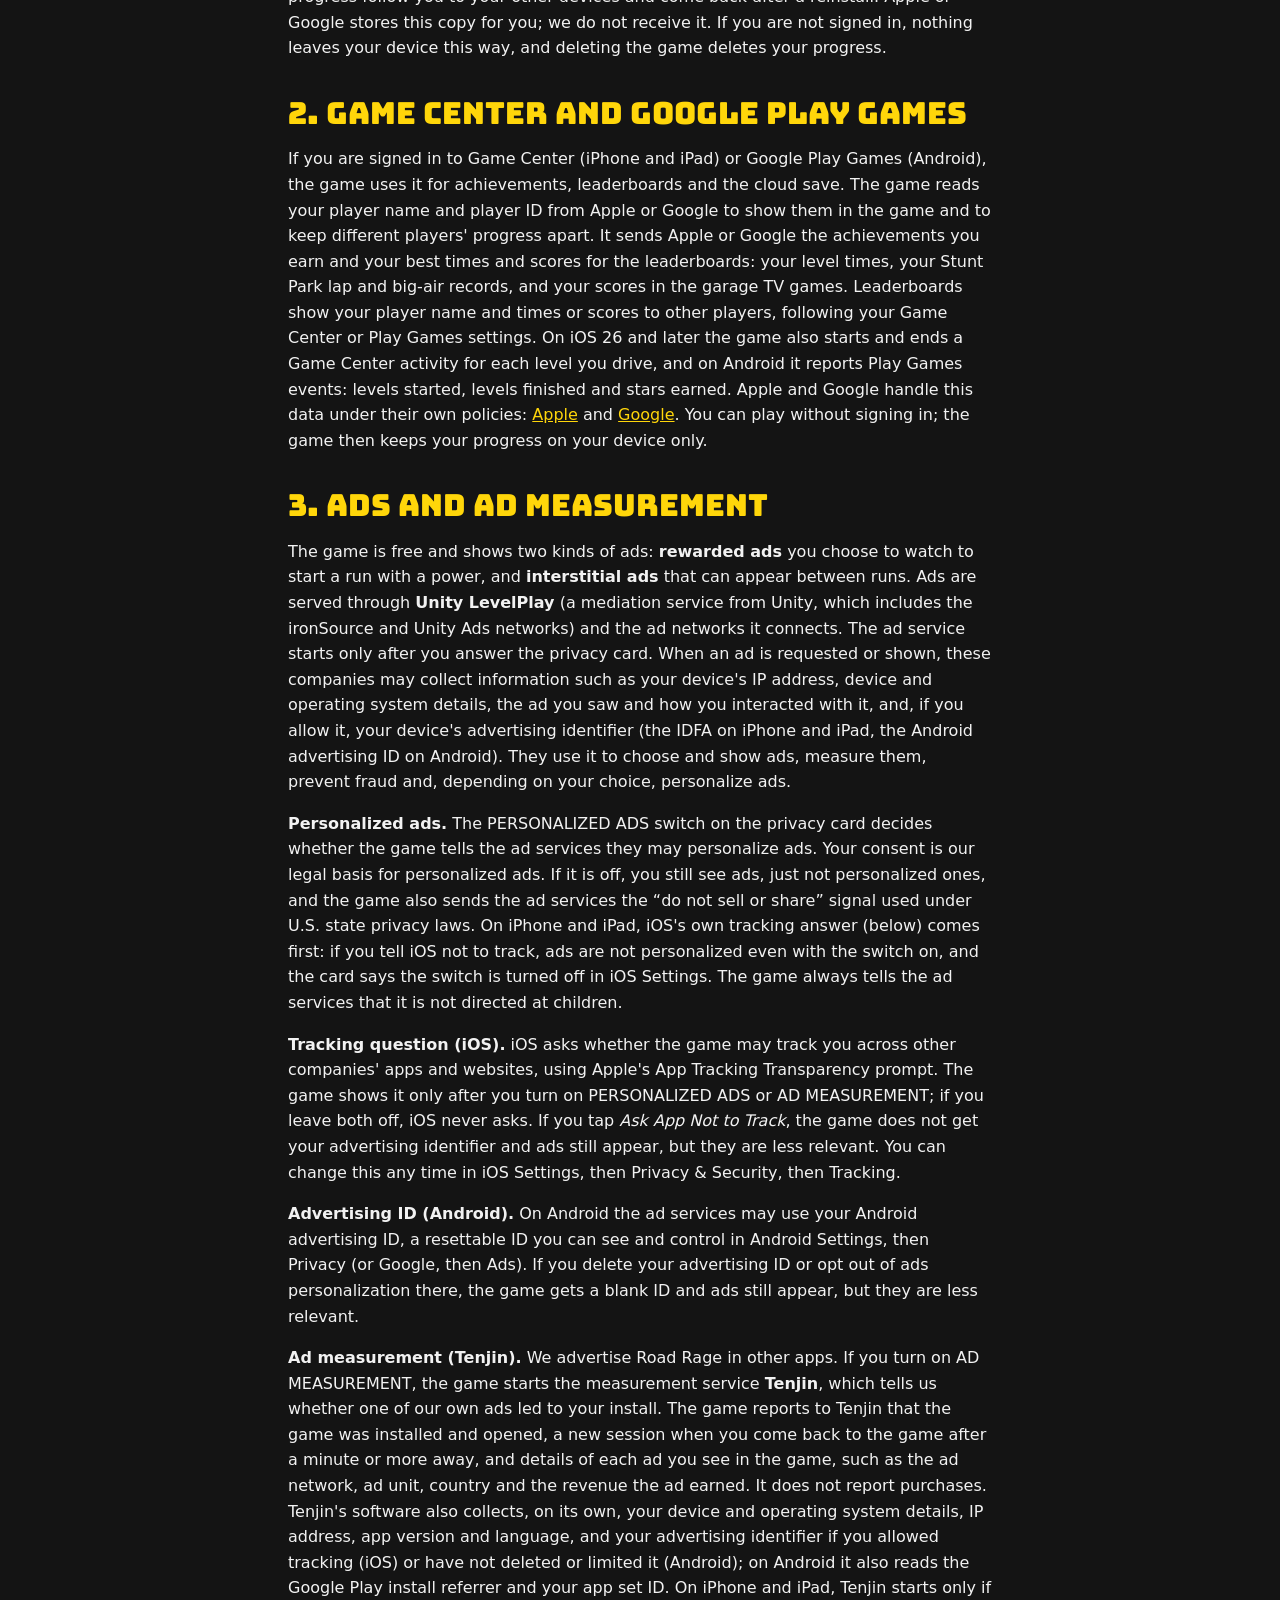
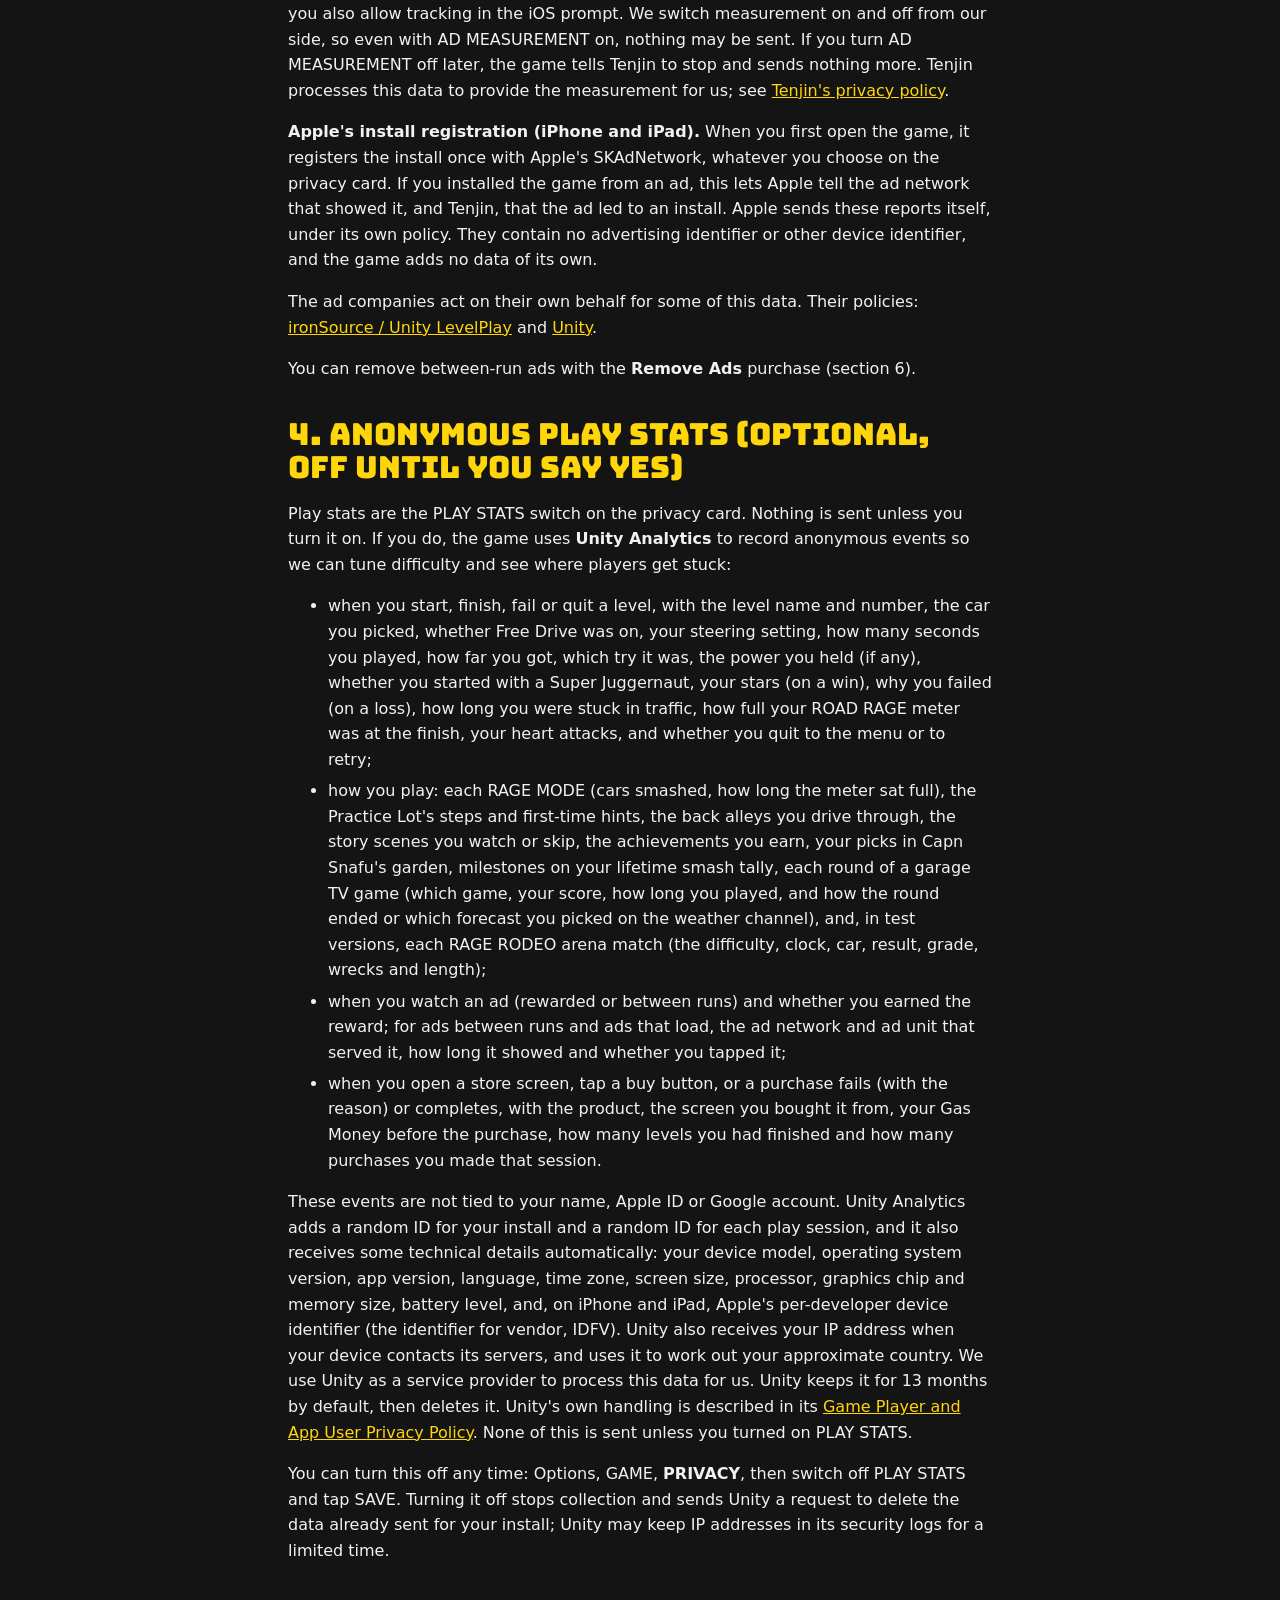
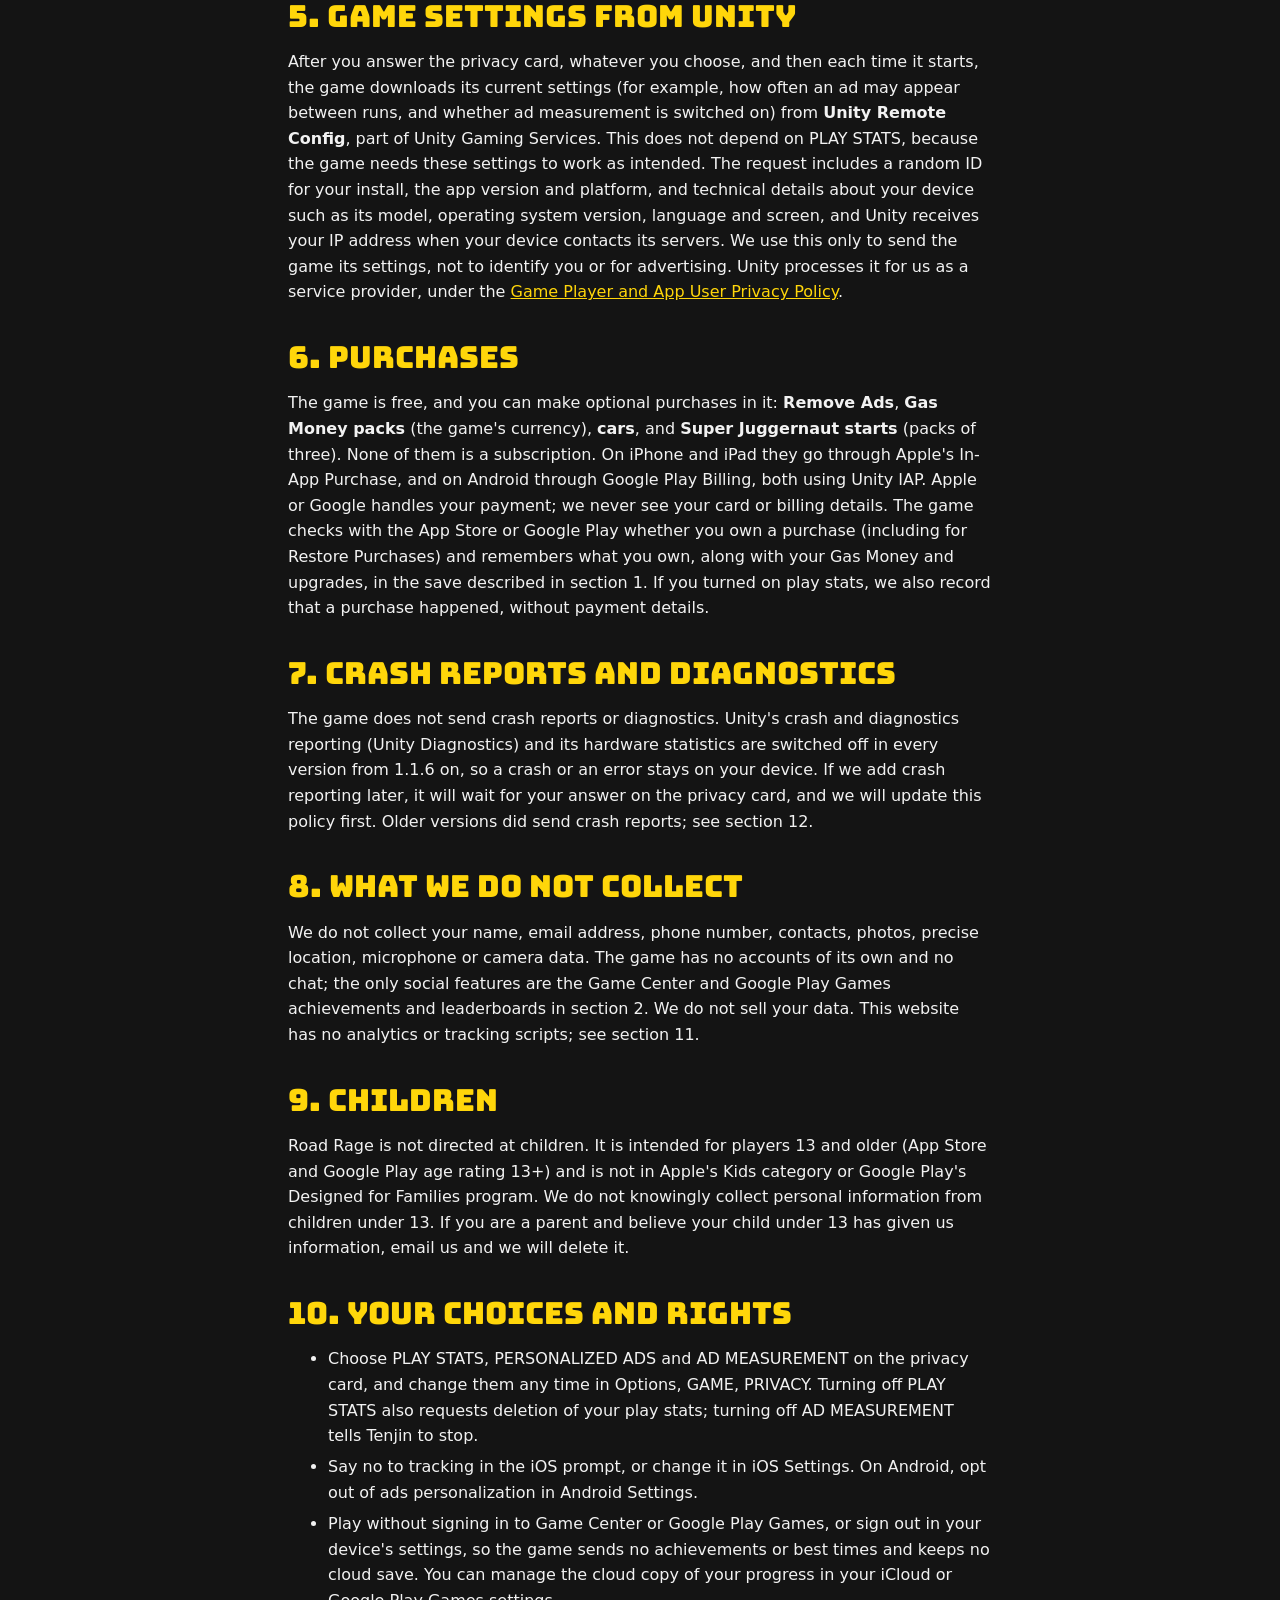
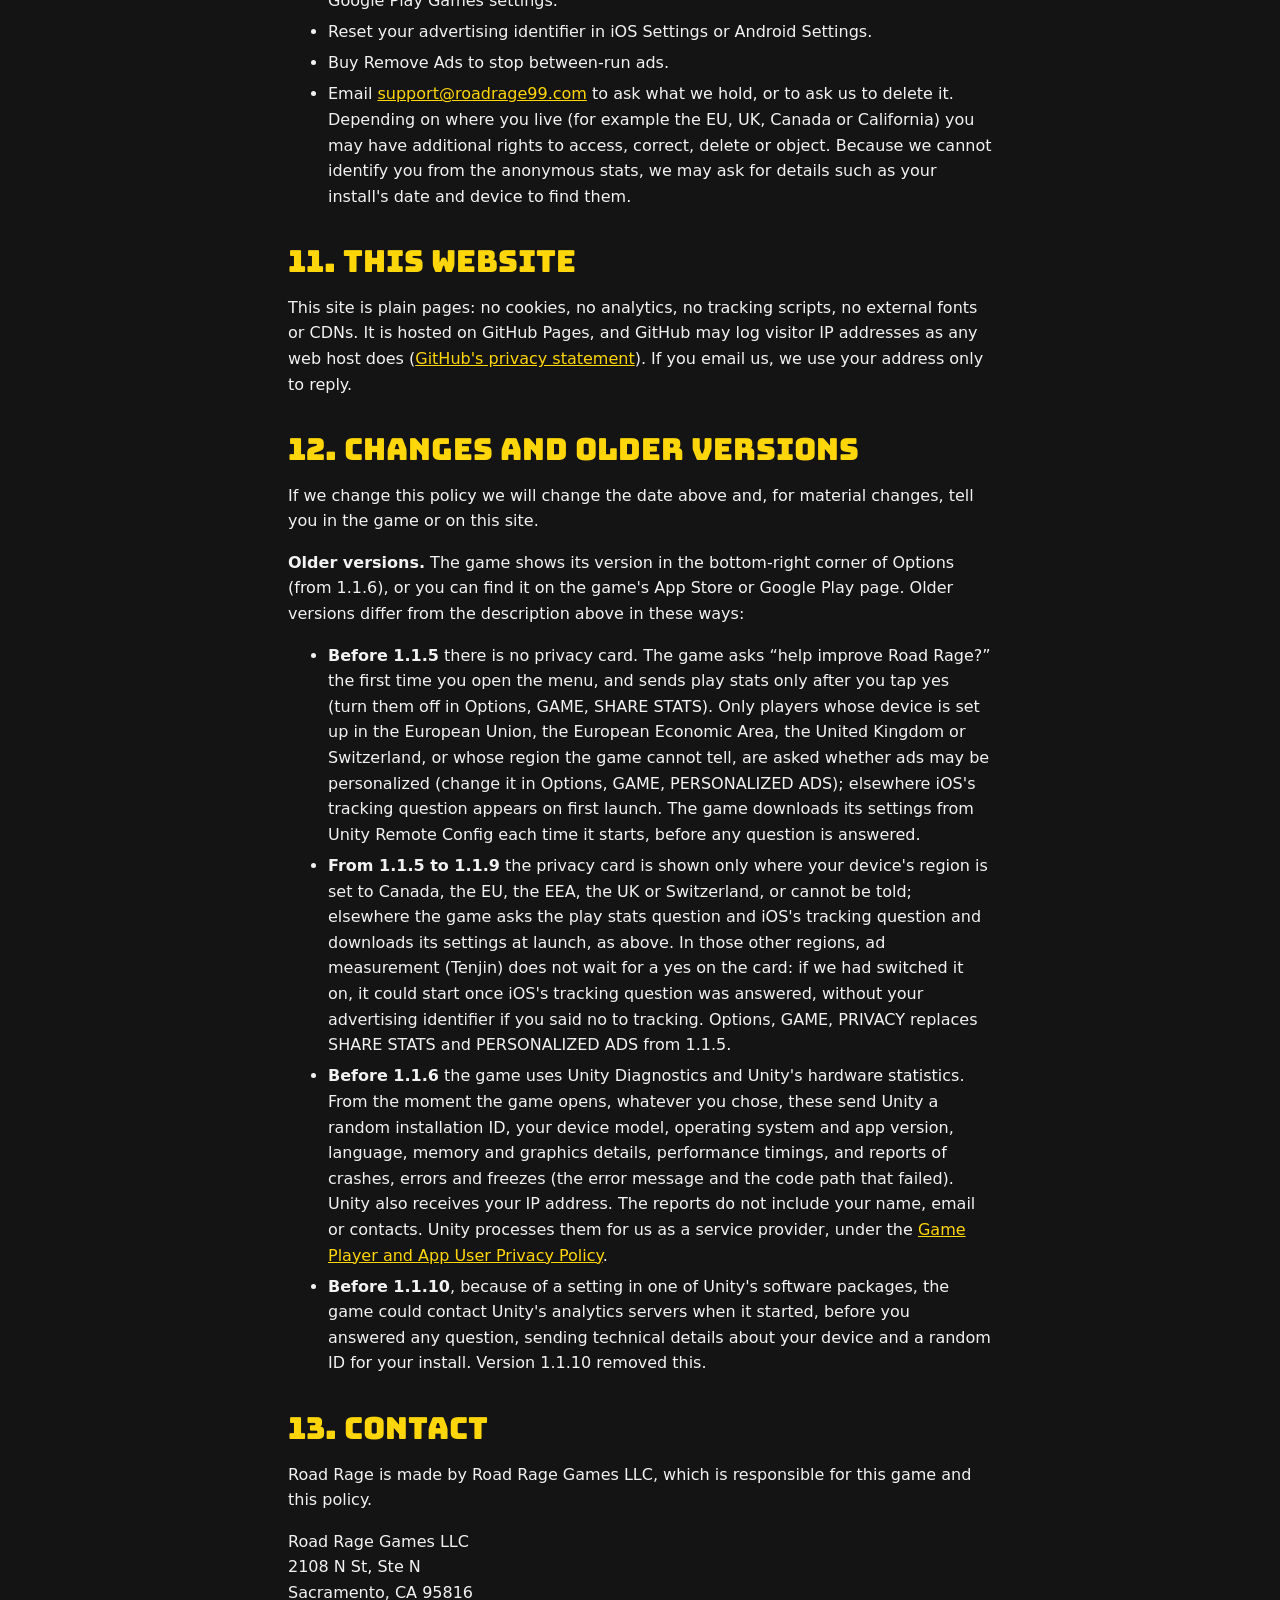
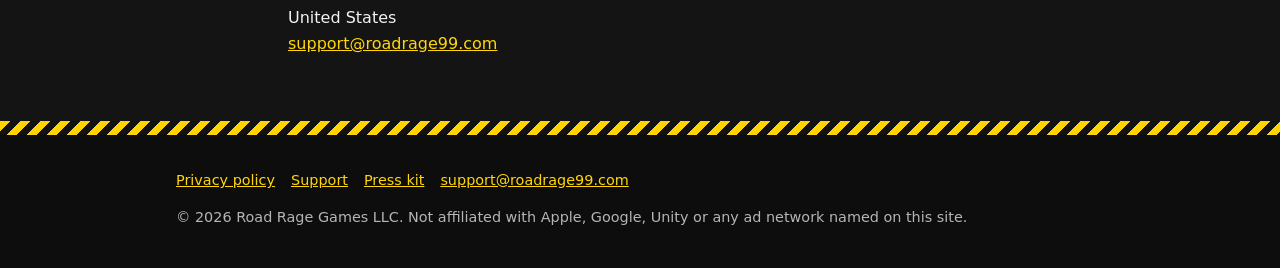
<file: privacy.html>
<!doctype html>
<html lang="en">
<head>
<meta charset="utf-8">
<meta name="viewport" content="width=device-width,initial-scale=1">
<title>Privacy policy | Road Rage</title>
<meta name="description" content="Road Rage privacy policy: your privacy choices, what the game collects, cloud saves, Game Center and Google Play Games, ads, ad measurement, tracking, optional anonymous stats and purchases. Last updated 2026-11-15.">
<meta name="theme-color" content="#141414">
<link rel="icon" href="favicon.ico" sizes="16x16 32x32 48x48">
<link rel="icon" href="favicon-32.png" sizes="32x32" type="image/png">
<link rel="icon" href="favicon-16.png" sizes="16x16" type="image/png">
<link rel="apple-touch-icon" href="apple-touch-icon.png">
<link rel="preload" href="fonts/Bungee-Regular.ttf" as="font" type="font/ttf" crossorigin>
<link rel="stylesheet" href="site.css">
<meta property="og:title" content="Privacy policy | Road Rage">
<meta property="og:description" content="Road Rage privacy policy: your privacy choices, what the game collects, cloud saves, Game Center and Google Play Games, ads, ad measurement, tracking, optional anonymous stats and purchases. Last updated 2026-11-15.">
<meta property="og:type" content="website">
<meta property="og:url" content="https://roadrage99.com/privacy.html">
<meta property="og:image" content="https://roadrage99.com/img/og-night-city.jpg">
<meta property="og:image:width" content="1200">
<meta property="og:image:height" content="630">
<meta name="twitter:card" content="summary_large_image">
</head>
<body>
<a class="skip" href="#main">Skip to content</a>
<div class="hazard" aria-hidden="true"></div>
<header class="site"><div class="wrap"><a class="brand" href="index.html">ROAD RAGE</a><nav aria-label="Main"><a href="index.html">Home</a><a href="support.html">Support</a><a href="privacy.html" aria-current="page">Privacy</a><a href="press.html">Press</a></nav></div></header>
<main id="main">

<div class="wrap doc">
<h1>Privacy policy</h1>
<p><strong>Last updated: 2026-11-15</strong></p>
<p>This policy explains what the Road Rage game for iPhone, iPad and Android (&ldquo;the game&rdquo;) collects and how it is used. It describes version 1.1.10 of the game and later, on the App Store and in testing (TestFlight and Google Play testing). Some players still have an older version, because an update reaches the App Store some time after our testers get it; section 12 lists how older versions differ. Questions: <a href="mailto:support@roadrage99.com">support@roadrage99.com</a>.</p>
<p>The short version: the game has no accounts of its own, and we do not ask for your name, email, contact list, location, camera or microphone. The first time you open the game it shows a privacy card with three switches, all off until you turn them on: anonymous play stats, personalized ads and ad measurement. Nothing that sends data to Unity, the ad services or the ad measurement service starts until you answer, and the game plays the same whatever you choose. Your progress is saved on your device and, if you are signed in to Game Center and iCloud (iPhone and iPad) or Google Play Games (Android), in a cloud save that Apple or Google keeps for you, as described in sections 1 and 2. The game shows ads, and the ad service may collect some data, as described in section 3. After you answer the card, the game downloads its settings from Unity, as described in section 5. The game does not send crash reports (section 7).</p>

<h2>Your privacy choices</h2>
<p>The first time you open the game, before anything that sends data starts, it shows a card called <strong>YOUR CHOICES</strong>, in English or French (it follows your phone's language, and the FRAN&Ccedil;AIS / ENGLISH button on the card switches it). It has three switches, all off until you turn them on:</p>
<ul>
<li><strong>PLAY STATS:</strong> anonymous events about how you play, sent to Unity Analytics (section 4).</li>
<li><strong>PERSONALIZED ADS:</strong> whether the ad services may use your advertising identifier and how you use the game to choose the ads you see (section 3).</li>
<li><strong>AD MEASUREMENT:</strong> whether Tenjin may tell us that one of our own ads led to your install (section 3).</li>
</ul>
<p><strong>DRIVE</strong> saves your switches as they are, and <strong>NO THANKS</strong> turns all three off. Until you answer, the game does not start Unity's services (play stats and the settings download in section 5), the ad service, ad measurement, or the iOS tracking question. After any answer, NO THANKS included, the game plays in full and shows ads that are not personalized. Your answers are stored only on your device, and you can change them any time in <strong>Options, GAME, PRIVACY</strong>. A few things do not wait for the card, because they send nothing to us or to the ad services: Game Center or Google Play Games sign-in (section 2), the connection to the App Store or Google Play for purchases (section 6), and, on iPhone and iPad, Apple's install registration (section 3).</p>

<h2>1. Your progress and the cloud save</h2>
<p>Your progress (stars, best times, your Gas Money, the cars you own and their upgrades, your selected car, your achievements, settings, whether you own Remove Ads, and your privacy choices) is saved locally in the game's storage on your device.</p>
<p><strong>Cloud save.</strong> If you are signed in to Game Center and iCloud on iPhone or iPad, the game also keeps a copy of your progress in iCloud (Apple's key-value storage, under your Apple ID). If you are signed in to Google Play Games on Android, it keeps the copy in Google Play Games' saved games, under your Google account. This lets your progress follow you to your other devices and come back after a reinstall. Apple or Google stores this copy for you; we do not receive it. If you are not signed in, nothing leaves your device this way, and deleting the game deletes your progress.</p>

<h2>2. Game Center and Google Play Games</h2>
<p>If you are signed in to Game Center (iPhone and iPad) or Google Play Games (Android), the game uses it for achievements, leaderboards and the cloud save. The game reads your player name and player ID from Apple or Google to show them in the game and to keep different players' progress apart. It sends Apple or Google the achievements you earn and your best times and scores for the leaderboards: your level times, your Stunt Park lap and big-air records, and your scores in the garage TV games. Leaderboards show your player name and times or scores to other players, following your Game Center or Play Games settings. On iOS 26 and later the game also starts and ends a Game Center activity for each level you drive, and on Android it reports Play Games events: levels started, levels finished and stars earned. Apple and Google handle this data under their own policies: <a href="https://www.apple.com/legal/privacy/">Apple</a> and <a href="https://policies.google.com/privacy">Google</a>. You can play without signing in; the game then keeps your progress on your device only.</p>

<h2>3. Ads and ad measurement</h2>
<p>The game is free and shows two kinds of ads: <strong>rewarded ads</strong> you choose to watch to start a run with a power, and <strong>interstitial ads</strong> that can appear between runs. Ads are served through <strong>Unity LevelPlay</strong> (a mediation service from Unity, which includes the ironSource and Unity Ads networks) and the ad networks it connects. The ad service starts only after you answer the privacy card. When an ad is requested or shown, these companies may collect information such as your device's IP address, device and operating system details, the ad you saw and how you interacted with it, and, if you allow it, your device's advertising identifier (the IDFA on iPhone and iPad, the Android advertising ID on Android). They use it to choose and show ads, measure them, prevent fraud and, depending on your choice, personalize ads.</p>
<p><strong>Personalized ads.</strong> The PERSONALIZED ADS switch on the privacy card decides whether the game tells the ad services they may personalize ads. Your consent is our legal basis for personalized ads. If it is off, you still see ads, just not personalized ones, and the game also sends the ad services the &ldquo;do not sell or share&rdquo; signal used under U.S. state privacy laws. On iPhone and iPad, iOS's own tracking answer (below) comes first: if you tell iOS not to track, ads are not personalized even with the switch on, and the card says the switch is turned off in iOS Settings. The game always tells the ad services that it is not directed at children.</p>
<p><strong>Tracking question (iOS).</strong> iOS asks whether the game may track you across other companies' apps and websites, using Apple's App Tracking Transparency prompt. The game shows it only after you turn on PERSONALIZED ADS or AD MEASUREMENT; if you leave both off, iOS never asks. If you tap <em>Ask App Not to Track</em>, the game does not get your advertising identifier and ads still appear, but they are less relevant. You can change this any time in iOS Settings, then Privacy &amp; Security, then Tracking.</p>
<p><strong>Advertising ID (Android).</strong> On Android the ad services may use your Android advertising ID, a resettable ID you can see and control in Android Settings, then Privacy (or Google, then Ads). If you delete your advertising ID or opt out of ads personalization there, the game gets a blank ID and ads still appear, but they are less relevant.</p>
<p><strong>Ad measurement (Tenjin).</strong> We advertise Road Rage in other apps. If you turn on AD MEASUREMENT, the game starts the measurement service <strong>Tenjin</strong>, which tells us whether one of our own ads led to your install. The game reports to Tenjin that the game was installed and opened, a new session when you come back to the game after a minute or more away, and details of each ad you see in the game, such as the ad network, ad unit, country and the revenue the ad earned. It does not report purchases. Tenjin's software also collects, on its own, your device and operating system details, IP address, app version and language, and your advertising identifier if you allowed tracking (iOS) or have not deleted or limited it (Android); on Android it also reads the Google Play install referrer and your app set ID. On iPhone and iPad, Tenjin starts only if you also allow tracking in the iOS prompt. We switch measurement on and off from our side, so even with AD MEASUREMENT on, nothing may be sent. If you turn AD MEASUREMENT off later, the game tells Tenjin to stop and sends nothing more. Tenjin processes this data to provide the measurement for us; see <a href="https://tenjin.com/privacy/">Tenjin's privacy policy</a>.</p>
<p><strong>Apple's install registration (iPhone and iPad).</strong> When you first open the game, it registers the install once with Apple's SKAdNetwork, whatever you choose on the privacy card. If you installed the game from an ad, this lets Apple tell the ad network that showed it, and Tenjin, that the ad led to an install. Apple sends these reports itself, under its own policy. They contain no advertising identifier or other device identifier, and the game adds no data of its own.</p>
<p>The ad companies act on their own behalf for some of this data. Their policies: <a href="https://www.is.com/privacy-policy/">ironSource / Unity LevelPlay</a> and <a href="https://unity.com/legal/privacy-policy">Unity</a>.</p>
<p>You can remove between-run ads with the <strong>Remove Ads</strong> purchase (section 6).</p>

<h2>4. Anonymous play stats (optional, off until you say yes)</h2>
<p>Play stats are the PLAY STATS switch on the privacy card. Nothing is sent unless you turn it on. If you do, the game uses <strong>Unity Analytics</strong> to record anonymous events so we can tune difficulty and see where players get stuck:</p>
<ul>
<li>when you start, finish, fail or quit a level, with the level name and number, the car you picked, whether Free Drive was on, your steering setting, how many seconds you played, how far you got, which try it was, the power you held (if any), whether you started with a Super Juggernaut, your stars (on a win), why you failed (on a loss), how long you were stuck in traffic, how full your ROAD RAGE meter was at the finish, your heart attacks, and whether you quit to the menu or to retry;</li>
<li>how you play: each RAGE MODE (cars smashed, how long the meter sat full), the Practice Lot's steps and first-time hints, the back alleys you drive through, the story scenes you watch or skip, the achievements you earn, your picks in Capn Snafu's garden, milestones on your lifetime smash tally, each round of a garage TV game (which game, your score, how long you played, and how the round ended or which forecast you picked on the weather channel), and, in test versions, each RAGE RODEO arena match (the difficulty, clock, car, result, grade, wrecks and length);</li>
<li>when you watch an ad (rewarded or between runs) and whether you earned the reward; for ads between runs and ads that load, the ad network and ad unit that served it, how long it showed and whether you tapped it;</li>
<li>when you open a store screen, tap a buy button, or a purchase fails (with the reason) or completes, with the product, the screen you bought it from, your Gas Money before the purchase, how many levels you had finished and how many purchases you made that session.</li>
</ul>
<p>These events are not tied to your name, Apple ID or Google account. Unity Analytics adds a random ID for your install and a random ID for each play session, and it also receives some technical details automatically: your device model, operating system version, app version, language, time zone, screen size, processor, graphics chip and memory size, battery level, and, on iPhone and iPad, Apple's per-developer device identifier (the identifier for vendor, IDFV). Unity also receives your IP address when your device contacts its servers, and uses it to work out your approximate country. We use Unity as a service provider to process this data for us. Unity keeps it for 13 months by default, then deletes it. Unity's own handling is described in its <a href="https://unity.com/legal/game-player-and-app-user-privacy-policy">Game Player and App User Privacy Policy</a>. None of this is sent unless you turned on PLAY STATS.</p>
<p>You can turn this off any time: Options, GAME, <strong>PRIVACY</strong>, then switch off PLAY STATS and tap SAVE. Turning it off stops collection and sends Unity a request to delete the data already sent for your install; Unity may keep IP addresses in its security logs for a limited time.</p>

<h2>5. Game settings from Unity</h2>
<p>After you answer the privacy card, whatever you choose, and then each time it starts, the game downloads its current settings (for example, how often an ad may appear between runs, and whether ad measurement is switched on) from <strong>Unity Remote Config</strong>, part of Unity Gaming Services. This does not depend on PLAY STATS, because the game needs these settings to work as intended. The request includes a random ID for your install, the app version and platform, and technical details about your device such as its model, operating system version, language and screen, and Unity receives your IP address when your device contacts its servers. We use this only to send the game its settings, not to identify you or for advertising. Unity processes it for us as a service provider, under the <a href="https://unity.com/legal/game-player-and-app-user-privacy-policy">Game Player and App User Privacy Policy</a>.</p>

<h2>6. Purchases</h2>
<p>The game is free, and you can make optional purchases in it: <strong>Remove Ads</strong>, <strong>Gas Money packs</strong> (the game's currency), <strong>cars</strong>, and <strong>Super Juggernaut starts</strong> (packs of three). None of them is a subscription. On iPhone and iPad they go through Apple's In-App Purchase, and on Android through Google Play Billing, both using Unity IAP. Apple or Google handles your payment; we never see your card or billing details. The game checks with the App Store or Google Play whether you own a purchase (including for Restore Purchases) and remembers what you own, along with your Gas Money and upgrades, in the save described in section 1. If you turned on play stats, we also record that a purchase happened, without payment details.</p>

<h2>7. Crash reports and diagnostics</h2>
<p>The game does not send crash reports or diagnostics. Unity's crash and diagnostics reporting (Unity Diagnostics) and its hardware statistics are switched off in every version from 1.1.6 on, so a crash or an error stays on your device. If we add crash reporting later, it will wait for your answer on the privacy card, and we will update this policy first. Older versions did send crash reports; see section 12.</p>

<h2>8. What we do not collect</h2>
<p>We do not collect your name, email address, phone number, contacts, photos, precise location, microphone or camera data. The game has no accounts of its own and no chat; the only social features are the Game Center and Google Play Games achievements and leaderboards in section 2. We do not sell your data. This website has no analytics or tracking scripts; see section 11.</p>

<h2>9. Children</h2>
<p>Road Rage is not directed at children. It is intended for players 13 and older (App Store and Google Play age rating 13+) and is not in Apple's Kids category or Google Play's Designed for Families program. We do not knowingly collect personal information from children under 13. If you are a parent and believe your child under 13 has given us information, email us and we will delete it.</p>

<h2>10. Your choices and rights</h2>
<ul>
<li>Choose PLAY STATS, PERSONALIZED ADS and AD MEASUREMENT on the privacy card, and change them any time in Options, GAME, PRIVACY. Turning off PLAY STATS also requests deletion of your play stats; turning off AD MEASUREMENT tells Tenjin to stop.</li>
<li>Say no to tracking in the iOS prompt, or change it in iOS Settings. On Android, opt out of ads personalization in Android Settings.</li>
<li>Play without signing in to Game Center or Google Play Games, or sign out in your device's settings, so the game sends no achievements or best times and keeps no cloud save. You can manage the cloud copy of your progress in your iCloud or Google Play Games settings.</li>
<li>Reset your advertising identifier in iOS Settings or Android Settings.</li>
<li>Buy Remove Ads to stop between-run ads.</li>
<li>Email <a href="mailto:support@roadrage99.com">support@roadrage99.com</a> to ask what we hold, or to ask us to delete it. Depending on where you live (for example the EU, UK, Canada or California) you may have additional rights to access, correct, delete or object. Because we cannot identify you from the anonymous stats, we may ask for details such as your install's date and device to find them.</li>
</ul>

<h2>11. This website</h2>
<p>This site is plain pages: no cookies, no analytics, no tracking scripts, no external fonts or CDNs. It is hosted on GitHub Pages, and GitHub may log visitor IP addresses as any web host does (<a href="https://docs.github.com/en/site-policy/privacy-policies/github-general-privacy-statement">GitHub's privacy statement</a>). If you email us, we use your address only to reply.</p>

<h2>12. Changes and older versions</h2>
<p>If we change this policy we will change the date above and, for material changes, tell you in the game or on this site.</p>
<p><strong>Older versions.</strong> The game shows its version in the bottom-right corner of Options (from 1.1.6), or you can find it on the game's App Store or Google Play page. Older versions differ from the description above in these ways:</p>
<ul>
<li><strong>Before 1.1.5</strong> there is no privacy card. The game asks &ldquo;help improve Road Rage?&rdquo; the first time you open the menu, and sends play stats only after you tap yes (turn them off in Options, GAME, SHARE STATS). Only players whose device is set up in the European Union, the European Economic Area, the United Kingdom or Switzerland, or whose region the game cannot tell, are asked whether ads may be personalized (change it in Options, GAME, PERSONALIZED ADS); elsewhere iOS's tracking question appears on first launch. The game downloads its settings from Unity Remote Config each time it starts, before any question is answered.</li>
<li><strong>From 1.1.5 to 1.1.9</strong> the privacy card is shown only where your device's region is set to Canada, the EU, the EEA, the UK or Switzerland, or cannot be told; elsewhere the game asks the play stats question and iOS's tracking question and downloads its settings at launch, as above. In those other regions, ad measurement (Tenjin) does not wait for a yes on the card: if we had switched it on, it could start once iOS's tracking question was answered, without your advertising identifier if you said no to tracking. Options, GAME, PRIVACY replaces SHARE STATS and PERSONALIZED ADS from 1.1.5.</li>
<li><strong>Before 1.1.6</strong> the game uses Unity Diagnostics and Unity's hardware statistics. From the moment the game opens, whatever you chose, these send Unity a random installation ID, your device model, operating system and app version, language, memory and graphics details, performance timings, and reports of crashes, errors and freezes (the error message and the code path that failed). Unity also receives your IP address. The reports do not include your name, email or contacts. Unity processes them for us as a service provider, under the <a href="https://unity.com/legal/game-player-and-app-user-privacy-policy">Game Player and App User Privacy Policy</a>.</li>
<li><strong>Before 1.1.10</strong>, because of a setting in one of Unity's software packages, the game could contact Unity's analytics servers when it started, before you answered any question, sending technical details about your device and a random ID for your install. Version 1.1.10 removed this.</li>
</ul>

<h2>13. Contact</h2>
<p>Road Rage is made by Road Rage Games LLC, which is responsible for this game and this policy.</p>
<p>Road Rage Games LLC<br>2108 N St, Ste N<br>Sacramento, CA 95816<br>United States<br><a href="mailto:support@roadrage99.com">support@roadrage99.com</a></p>
</div>
</main>
<div class="hazard" aria-hidden="true"></div>
<footer class="site"><div class="wrap">
<p><a href="privacy.html">Privacy policy</a><a href="support.html">Support</a><a href="press.html">Press kit</a><a href="mailto:support@roadrage99.com">support@roadrage99.com</a></p>
<p>&copy; 2026 Road Rage Games LLC. Not affiliated with Apple, Google, Unity or any ad network named on this site.</p>
</div></footer>
</body>
</html>
</file>
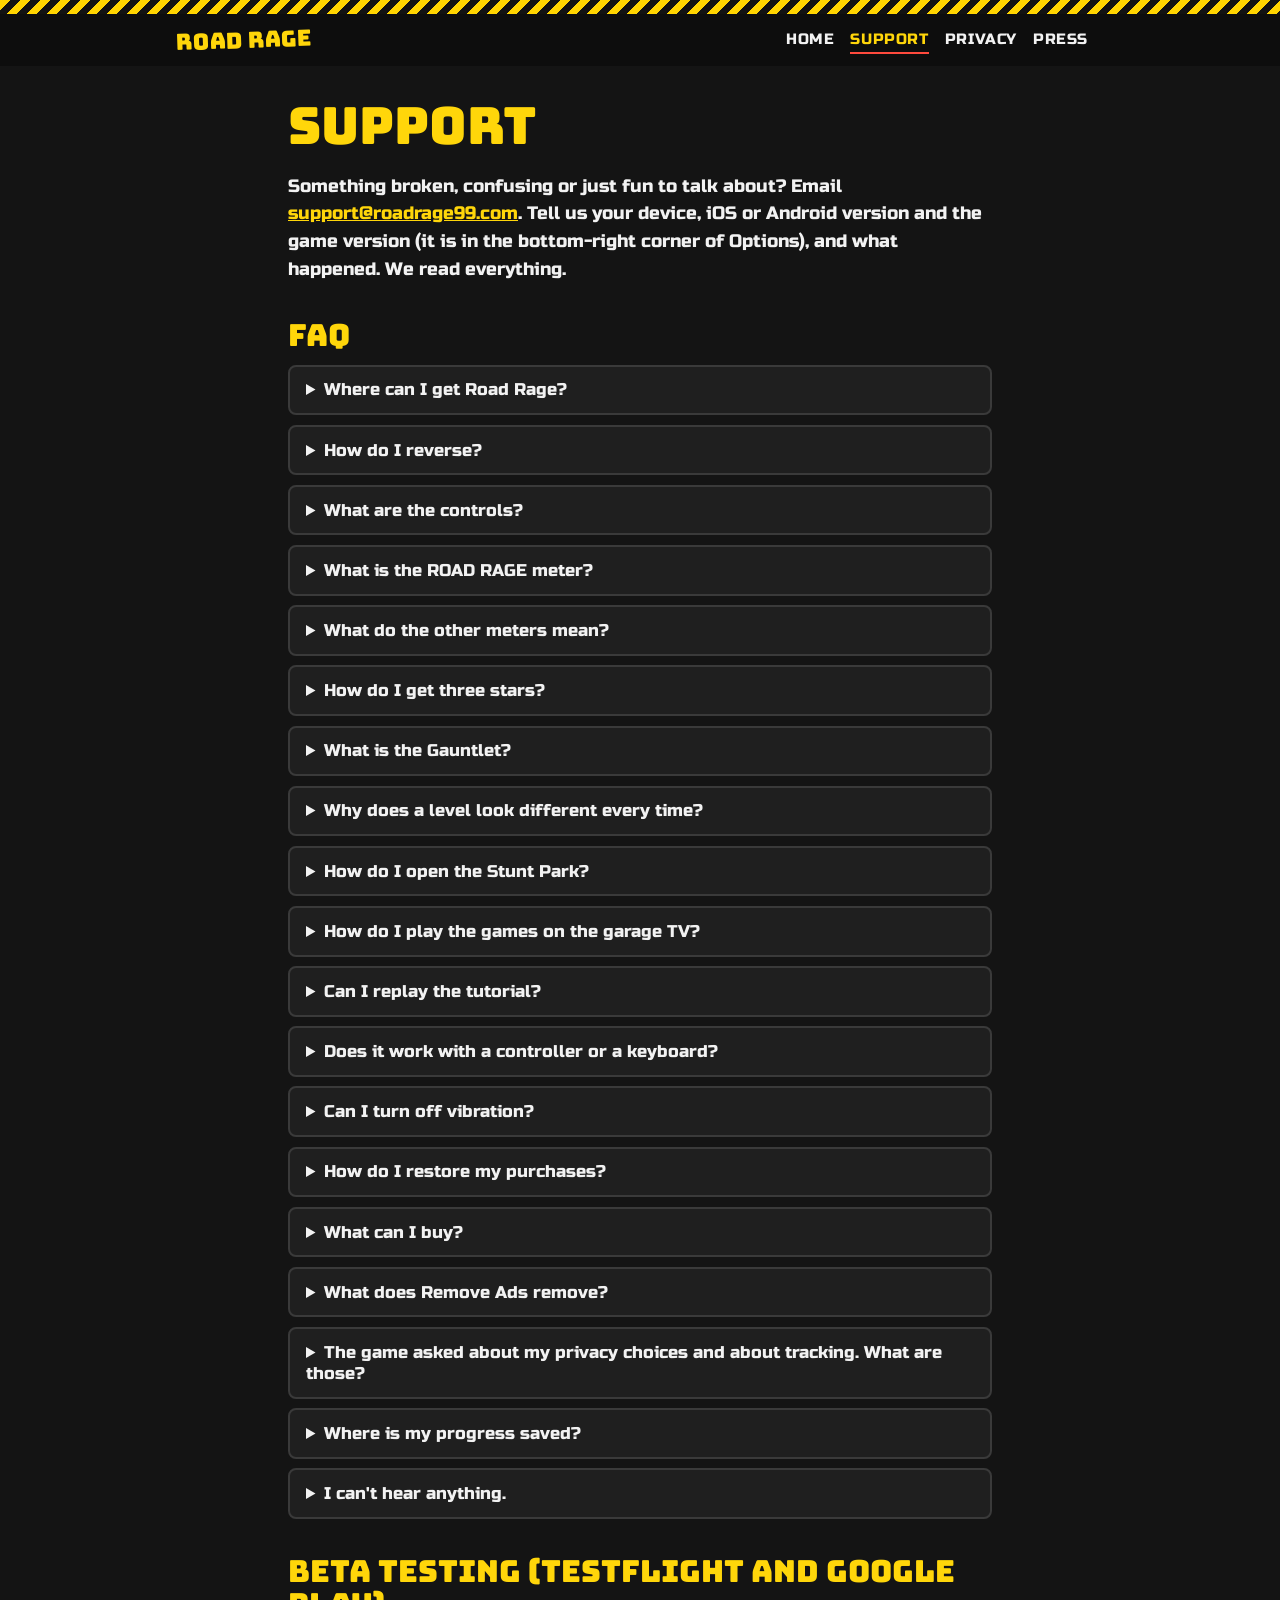
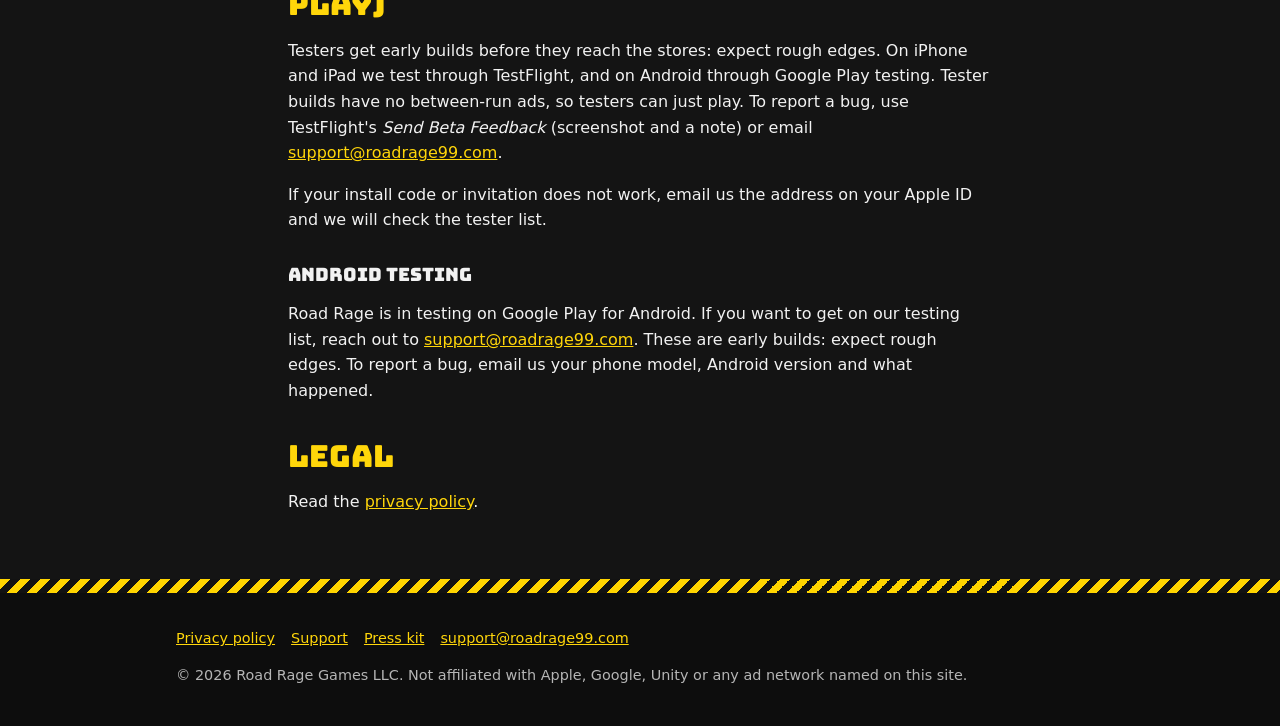
<file: support.html>
<!doctype html>
<html lang="en">
<head>
<meta charset="utf-8">
<meta name="viewport" content="width=device-width,initial-scale=1">
<title>Support | Road Rage</title>
<meta name="description" content="Road Rage support: where to get the game, controls, the meters, three stars, restoring purchases, cloud saves, and TestFlight and Android testing.">
<meta name="theme-color" content="#141414">
<link rel="icon" href="favicon.ico" sizes="16x16 32x32 48x48">
<link rel="icon" href="favicon-32.png" sizes="32x32" type="image/png">
<link rel="icon" href="favicon-16.png" sizes="16x16" type="image/png">
<link rel="apple-touch-icon" href="apple-touch-icon.png">
<link rel="preload" href="fonts/Bungee-Regular.ttf" as="font" type="font/ttf" crossorigin>
<link rel="stylesheet" href="site.css">
<meta property="og:title" content="Support | Road Rage">
<meta property="og:description" content="Road Rage support: where to get the game, controls, the meters, three stars, restoring purchases, cloud saves, and TestFlight and Android testing.">
<meta property="og:type" content="website">
<meta property="og:url" content="https://roadrage99.com/support.html">
<meta property="og:image" content="https://roadrage99.com/img/og-night-city.jpg">
<meta property="og:image:width" content="1200">
<meta property="og:image:height" content="630">
<meta name="twitter:card" content="summary_large_image">
</head>
<body>
<a class="skip" href="#main">Skip to content</a>
<div class="hazard" aria-hidden="true"></div>
<header class="site"><div class="wrap"><a class="brand" href="index.html">ROAD RAGE</a><nav aria-label="Main"><a href="index.html">Home</a><a href="support.html" aria-current="page">Support</a><a href="privacy.html">Privacy</a><a href="press.html">Press</a></nav></div></header>
<main id="main">

<div class="wrap doc">
<h1>Support</h1>
<p class="lead">Something broken, confusing or just fun to talk about? Email <a href="mailto:support@roadrage99.com">support@roadrage99.com</a>. Tell us your device, iOS or Android version and the game version (it is in the bottom-right corner of Options), and what happened. We read everything.</p>
<h2>FAQ</h2>
<details id="where"><summary>Where can I get Road Rage?</summary>
<p>On the App Store for iPhone and iPad in <a href="https://apps.apple.com/ca/app/road-rage-99/id6818857687">Canada</a> and the <a href="https://apps.apple.com/ph/app/road-rage-99/id6818857687">Philippines</a>, where it is called Road Rage '99. We are starting with these two countries, and more come later. On Android it is in testing on Google Play; see <a href="#android">Android testing</a> below.</p></details>
<details id="reverse"><summary>How do I reverse?</summary>
<p><strong>Touch:</strong> pull the stick down to brake, and keep it down at a stop to back up.</p>
<p><strong>Gamepad:</strong> hold the left trigger (LT on Xbox, L2 on PlayStation). <strong>Keyboard:</strong> hold S.</p></details>
<details id="controls"><summary>What are the controls?</summary>
<p>On a touch screen the controls are gestures. Plug in or pair a controller, or press a key on a keyboard, and it takes over from the touch controls. To see the controls in the game, open Options (top right), then CONTROLS, then HOW TO PLAY, or tap HELP in the pause menu.</p>
<h3>Touch (gestures)</h3>
<ul>
<li><strong>Steer:</strong> put your left thumb down anywhere on the left side and the stick appears under it. Pull it down to brake.</li>
<li><strong>Gas:</strong> hold a thumb anywhere on the right side. Lift it to coast.</li>
<li><strong>Smash:</strong> double-tap the right side. Flick the second tap to aim it.</li>
<li><strong>Power:</strong> holding a power? Slide your gas thumb up onto POWER. The gas stays on.</li>
<li><strong>Switch power:</strong> a quick slide right with your gas thumb swaps in your NEXT power.</li>
<li><strong>Rage:</strong> when the ROAD RAGE meter fills, POWER turns into RAGE. Slide up onto it.</li>
<li><strong>Pulled over:</strong> mash TALK to lose less time.</li>
</ul>
<h3>Controller</h3>
<ul>
<li><strong>Left stick:</strong> steer. <strong>Right trigger (RT / R2):</strong> gas. <strong>Left trigger (LT / L2):</strong> brake, and back up at a stop.</li>
<li><strong>Right stick:</strong> flick it ahead, back, left or right to smash that way; your left thumb keeps steering. <strong>B / Circle:</strong> handbrake.</li>
<li><strong>X / Square:</strong> use your power, or unleash RAGE. <strong>Bumpers (LB / RB) or D-pad left and right:</strong> switch power.</li>
<li><strong>Hold the right stick in (R3) and move it:</strong> look around. <strong>A / Cross:</strong> mash TALK when you are pulled over. <strong>Menu button:</strong> pause.</li>
<li>On a Switch controller the game shows Switch buttons and names: ZR is gas, ZL is brake, + pauses.</li>
</ul>
<h3>Keyboard</h3>
<ul>
<li><strong>W:</strong> gas. <strong>A / D:</strong> steer. <strong>S:</strong> brake, and back up at a stop. <strong>Space:</strong> handbrake.</li>
<li><strong>Arrow keys:</strong> smash ahead, back, left or right. <strong>X:</strong> use your power, or unleash RAGE. <strong>Z / C:</strong> switch power.</li>
<li><strong>F:</strong> mash TALK when you are pulled over. <strong>Esc:</strong> pause.</li>
</ul>
</details>
<details id="rage"><summary>What is the ROAD RAGE meter?</summary>
<p>It is your one meter. Getting hit, ramming other cars, sitting stuck behind traffic and using powers fill it. When it is full, POWER turns into RAGE: slide up onto it (or press X / Square, or X on a keyboard) to UNLEASH IT. For a few seconds cars bounce off you, your smash hits much harder and you go faster, but the cops notice. If you sit on a full meter, the chest pains start, then a heart attack strike. Three heart attacks and the run is over. A Chill Pill empties the meter.</p></details>
<details id="meters"><summary>What do the other meters mean?</summary>
<ul>
<li><strong>MENACE:</strong> reckless driving fills it. When it is full, the cops come after you. Outrun them or smash them.</li>
<li><strong>HP:</strong> your car's health. Hits dent the car and cost it ENGINE power. A Duct Tape power fixes it.</li>
<li><strong>BUSTED:</strong> the lights count your pull-overs. The third one busts you.</li>
<li><strong>HEART:</strong> sit on a full ROAD RAGE and the chest pains come, then a heart attack. Three heart attacks and the run is over.</li>
</ul>
<p>You can see these in the game too: Options, CONTROLS, HOW TO PLAY, then the METERS tab.</p></details>
<details id="stars"><summary>How do I get three stars?</summary>
<p>Each level card shows the times for two and three stars. Three stars also needs a clean run: no pull-overs and no heart attacks. After a run, the results screen shows each star's target and why you missed the next one.</p></details>
<details id="gauntlet"><summary>What is the Gauntlet?</summary>
<p>A nightmare. Finish a night level with your ROAD RAGE still high and you never go to bed angry: the Gauntlet follows. There is no retry. Survive it and a cot appears in the garage, so you can go back any time.</p></details>
<details id="looks"><summary>Why does a level look different every time?</summary>
<p>Each run picks one of several lighting looks for the level: a neon night with lit windows, rain and wet roads, fog, golden hour or a dusk sky. It changes how the level looks, not how it plays: your best times count across every look.</p></details>
<details id="stuntpark"><summary>How do I open the Stunt Park?</summary>
<p>Finish the first three levels. A STUNT PARK UNLOCKED card comes up and its photo opens on the cork board. Inside, drive into a tower of light and slow down for a challenge: a stunt race, a time trial, big air, a bullseye landing, the Daredevil Run, a drift zone, a rooftop hop, a wrecking-ball gauntlet or a home run derby. Each one keeps your best on the device.</p></details>
<details id="tv"><summary>How do I play the games on the garage TV?</summary>
<p>On the bench, double-tap the TV to zoom in. Tap the top knob for the next channel and the lower knob to quit a game or go back to the bench (on a controller, X and B). Tap or press A on a game's title card to play. Your first finished TV game each day pays 25 Gas Money, and the games' high scores go to Game Center or Google Play Games when you are signed in.</p></details>
<details id="practice"><summary>Can I replay the tutorial?</summary>
<p>Yes. Your first drive starts in the Practice Lot. To go back any time, pick the Practice Lot photo (the one with the START HERE sticky) on the cork board. To see the intro again, open Options, then GAME, then PLAY INTRO; RESET TIPS there brings back the first-time hints.</p></details>
<details id="controllers"><summary>Does it work with a controller or a keyboard?</summary>
<p>Yes. Connect a Bluetooth gamepad (Xbox, PlayStation and Nintendo Switch controllers pair in iOS Settings, then Bluetooth, or in Android Settings, then Connected devices) and the touch controls give way to prompts with your controller's own buttons. Every menu works with a controller alone, and hits, wrecks and RAGE rumble the pad. A keyboard works too; pressing a key hides the touch controls. The game keeps your screen awake while you play, so it will not lock mid-race.</p></details>
<details id="vibration"><summary>Can I turn off vibration?</summary>
<p>Yes: Options, then CONTROLS, then VIBRATION switches every haptic and controller rumble on or off. REDUCE MOTION is on the same page; it also turns off camera shake.</p></details>
<details id="restore"><summary>How do I restore my purchases?</summary>
<p><strong>Cars</strong> and <strong>Remove Ads</strong> come back with Restore Purchases. <strong>Gas Money packs</strong> and <strong>Super Juggernaut starts</strong> are consumables: once spent, they do not restore. To get your cars and Remove Ads back on a new phone or after a reinstall: open Options (top right), then ACCOUNT, then <strong>RESTORE PURCHASES</strong>. Use the same Apple ID (iPhone and iPad) or Google account (Android) you bought them with. If it says nothing was found, check that you are signed in with the right account, then email us.</p></details>
<details id="buy"><summary>What can I buy?</summary>
<p>Gas Money packs, cars, Super Juggernaut starts and Remove Ads. Everything you can buy with real money you can also earn with Gas Money from finishing levels, except Super Juggernaut starts and Remove Ads. Prices vary by country; the store page shows what is on offer where you are.</p></details>
<details><summary>What does Remove Ads remove?</summary>
<p>The occasional ad shown between runs. Optional rewarded ads (watch one to start a run with a power) are always your choice. See the <a href="privacy.html">privacy policy</a> for how ads work.</p></details>
<details id="privacy"><summary>The game asked about my privacy choices and about tracking. What are those?</summary>
<p>The first time you open the game, a card asks about three things, all off until you turn them on: PLAY STATS (anonymous stats about how you play), PERSONALIZED ADS and AD MEASUREMENT (whether Tenjin may tell us that one of our ads led to your install). The game plays the same whichever you pick; NO THANKS turns them all off. Change them any time: Options, then GAME, then PRIVACY. If you turn on personalized ads or ad measurement on an iPhone or iPad, Apple's standard tracking question follows: saying no still lets ads run, just less personalized. Details are in the <a href="privacy.html">privacy policy</a>.</p></details>
<details id="progress"><summary>Where is my progress saved?</summary>
<p>On your device, and in the cloud if you are signed in: through Game Center and iCloud on iPhone and iPad, and through Google Play Games on Android. Signed in, your stars, best times, cars and upgrades follow you to your other devices on the same account and come back after a reinstall. If you are not signed in, deleting the app deletes your progress.</p></details>
<details><summary>I can't hear anything.</summary>
<p>Check the ring/silent switch (iPhone) or your media volume (Android), and the AUDIO volume in Options. If it still happens, email us with your device and its iOS or Android version.</p></details>
<h2 id="testflight">Beta testing (TestFlight and Google Play)</h2>
<p>Testers get early builds before they reach the stores: expect rough edges. On iPhone and iPad we test through TestFlight, and on Android through Google Play testing. Tester builds have no between-run ads, so testers can just play. To report a bug, use TestFlight's <em>Send Beta Feedback</em> (screenshot and a note) or email <a href="mailto:support@roadrage99.com">support@roadrage99.com</a>.</p>
<p>If your install code or invitation does not work, email us the address on your Apple ID and we will check the tester list.</p>
<h3 id="android">Android testing</h3>
<p>Road Rage is in testing on Google Play for Android. If you want to get on our testing list, reach out to <a href="mailto:support@roadrage99.com">support@roadrage99.com</a>. These are early builds: expect rough edges. To report a bug, email us your phone model, Android version and what happened.</p>
<h2>Legal</h2>
<p>Read the <a href="privacy.html">privacy policy</a>.</p>
</div>
</main>
<div class="hazard" aria-hidden="true"></div>
<footer class="site"><div class="wrap">
<p><a href="privacy.html">Privacy policy</a><a href="support.html">Support</a><a href="press.html">Press kit</a><a href="mailto:support@roadrage99.com">support@roadrage99.com</a></p>
<p>&copy; 2026 Road Rage Games LLC. Not affiliated with Apple, Google, Unity or any ad network named on this site.</p>
</div></footer>
</body>
</html>
</file>
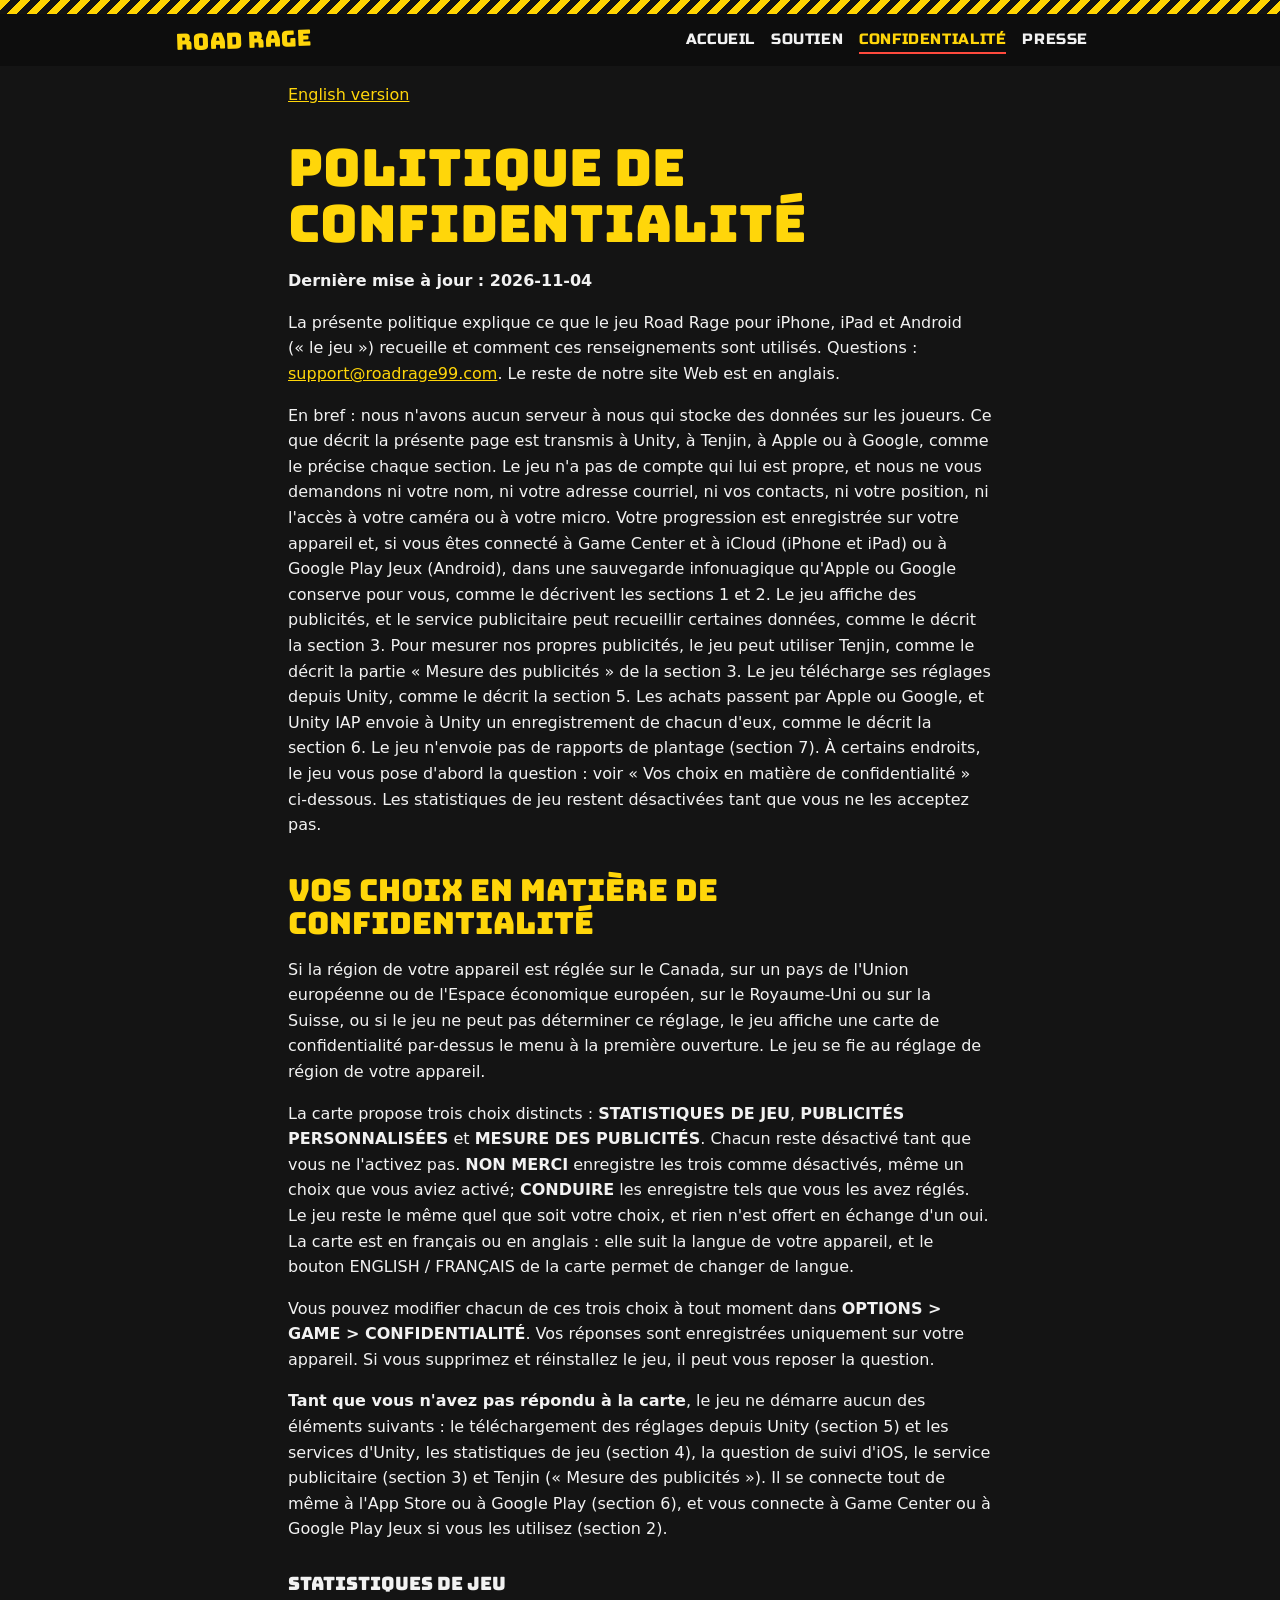
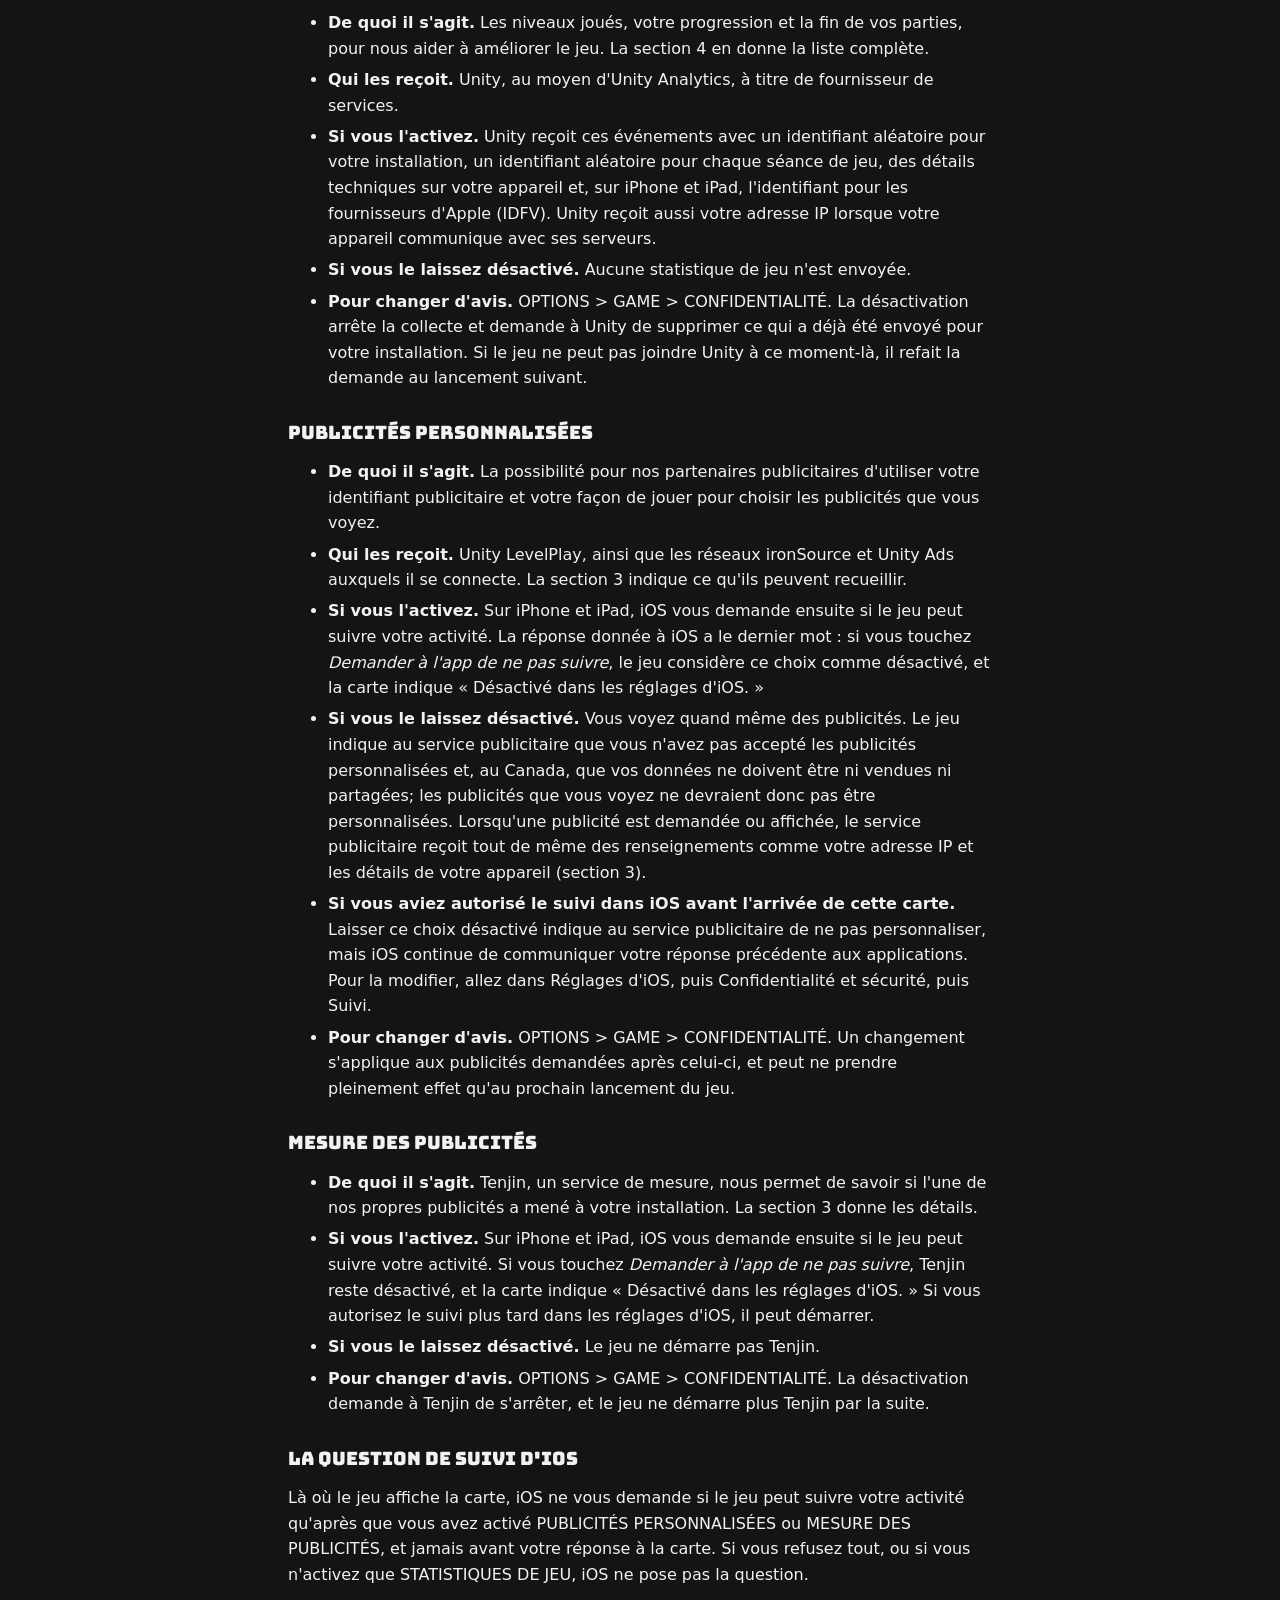
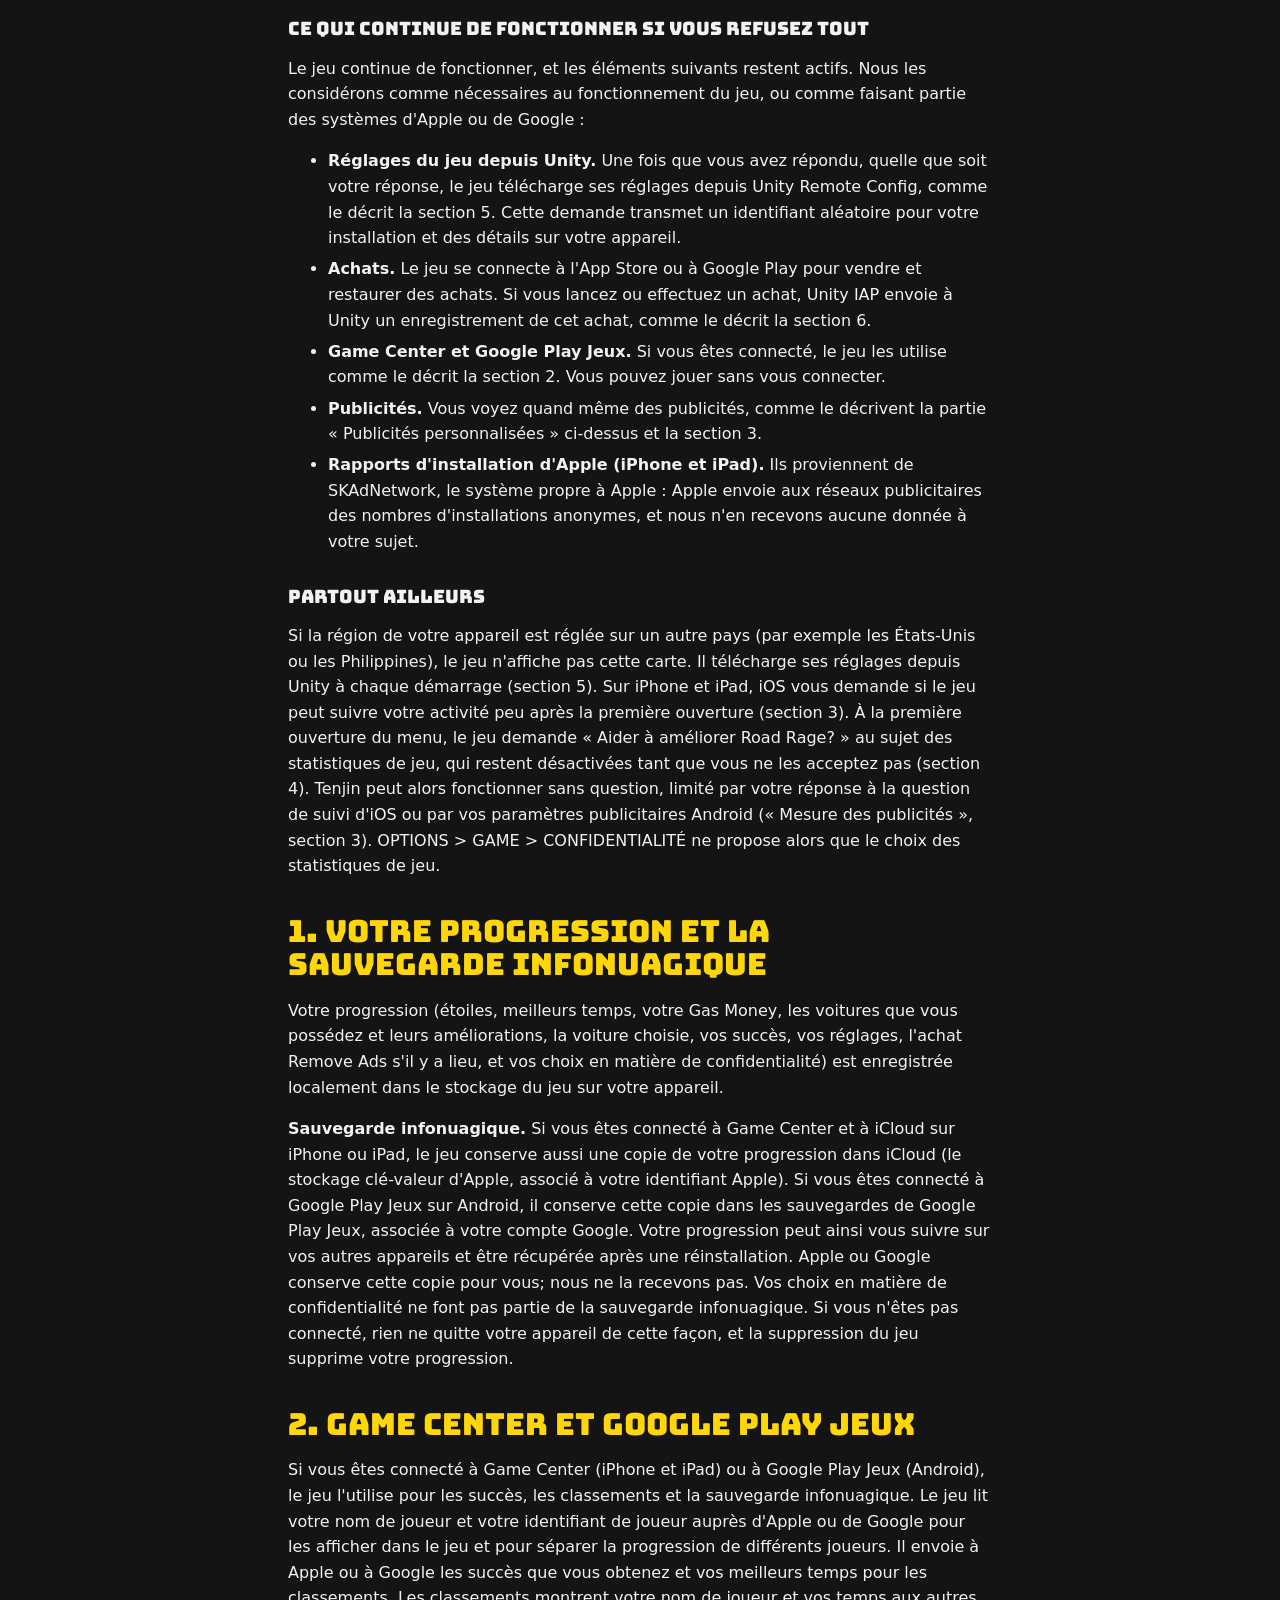
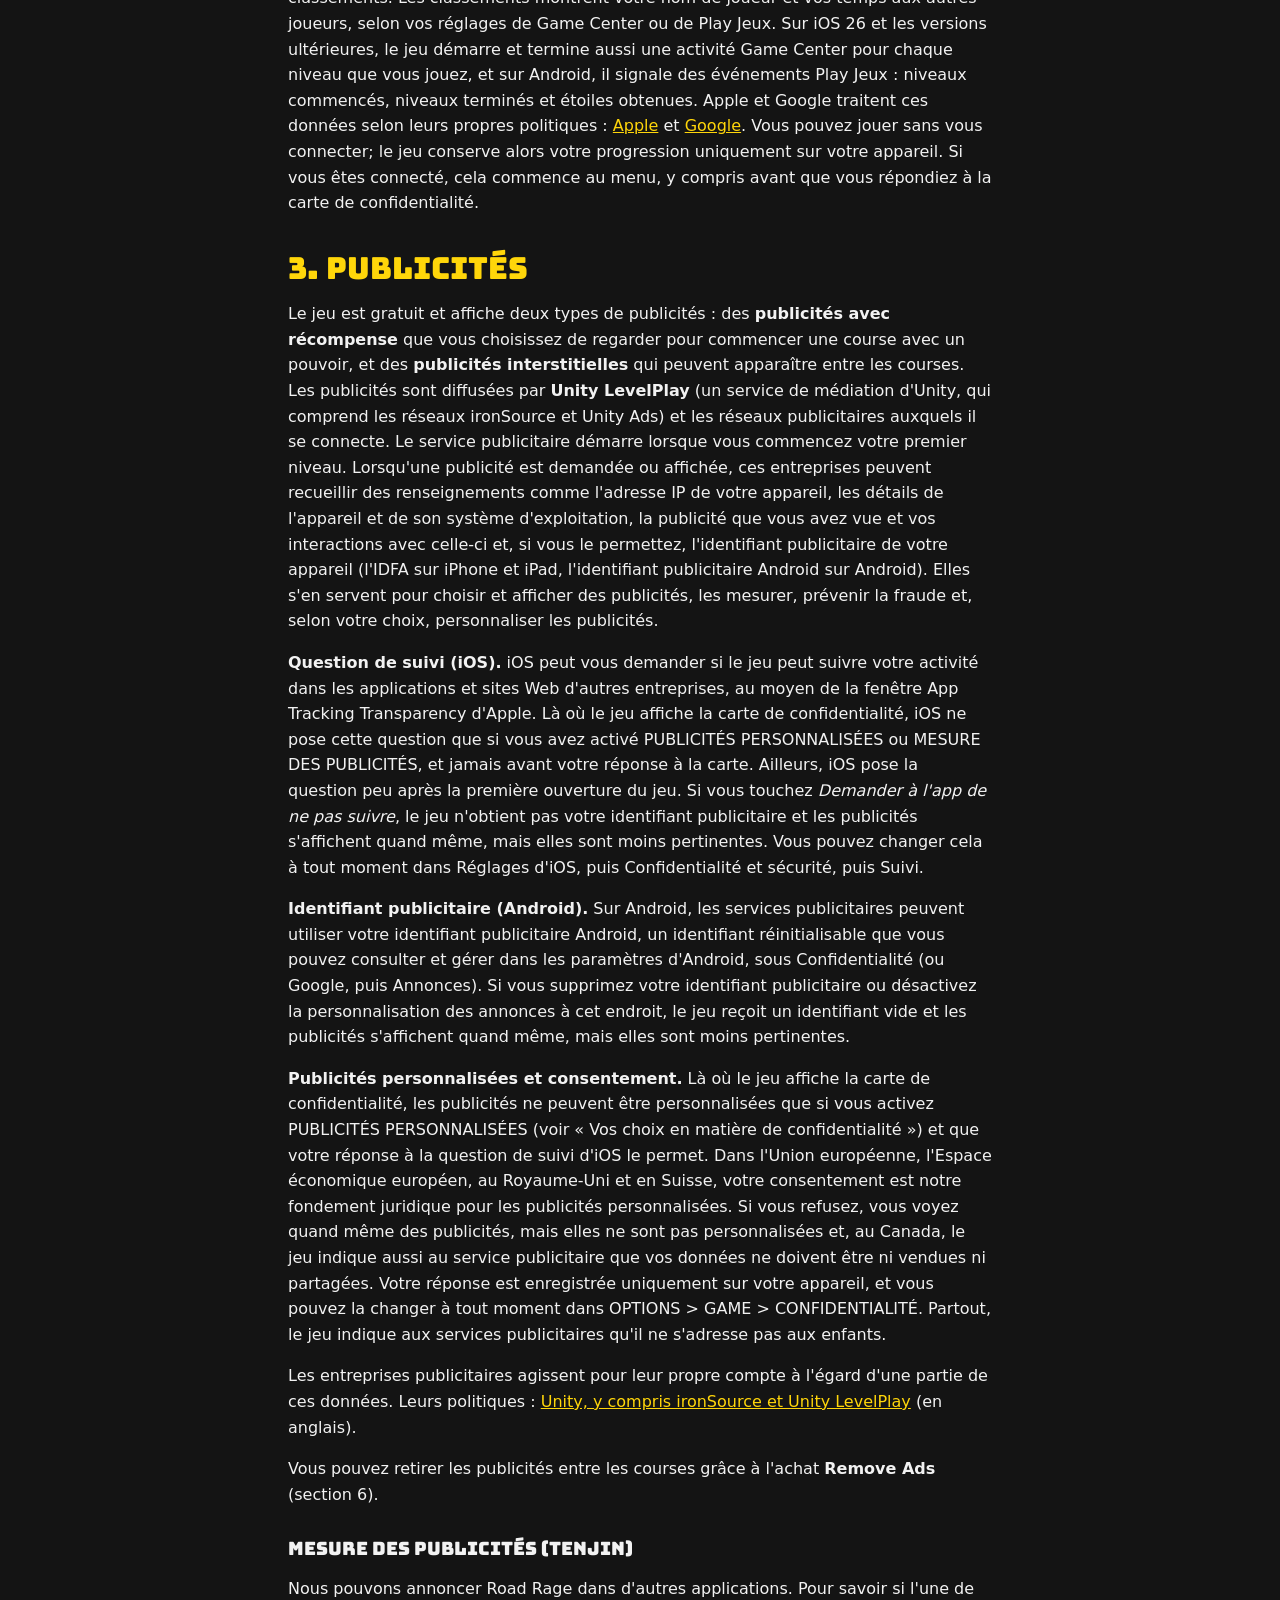
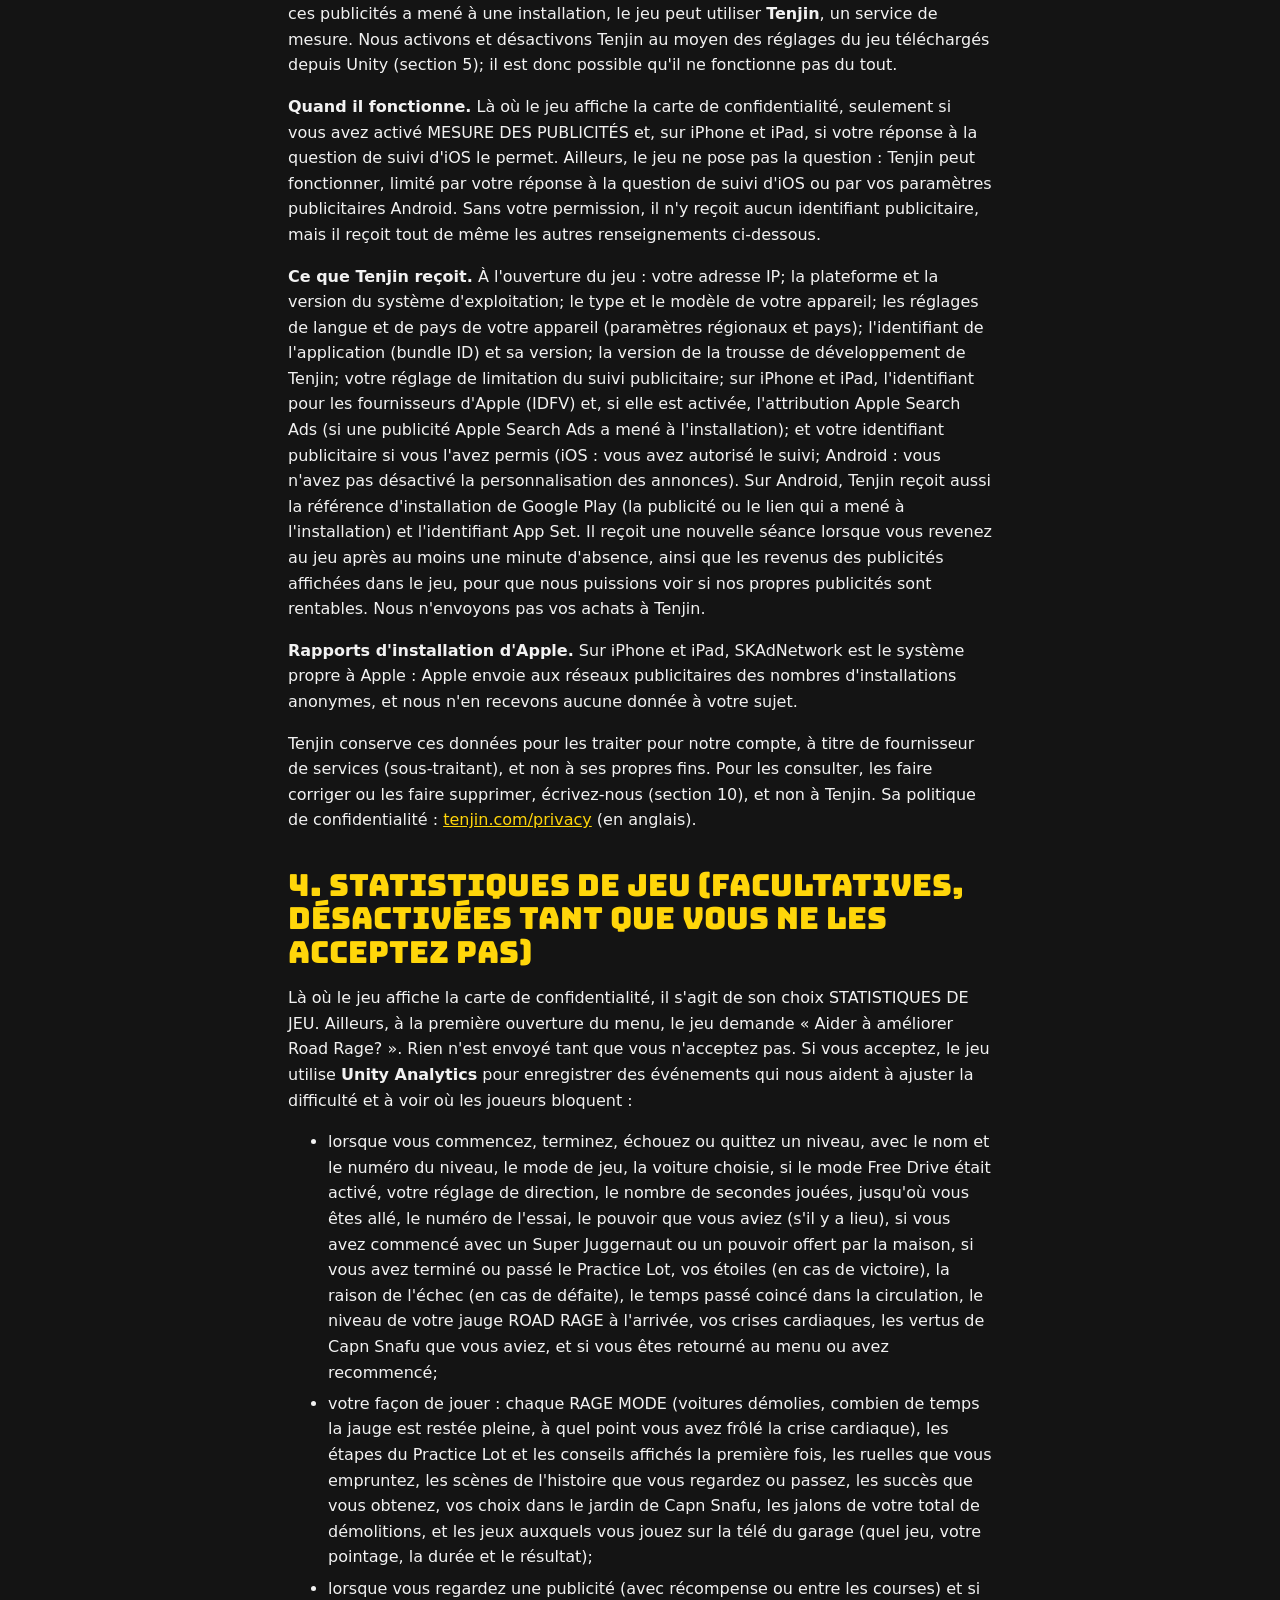
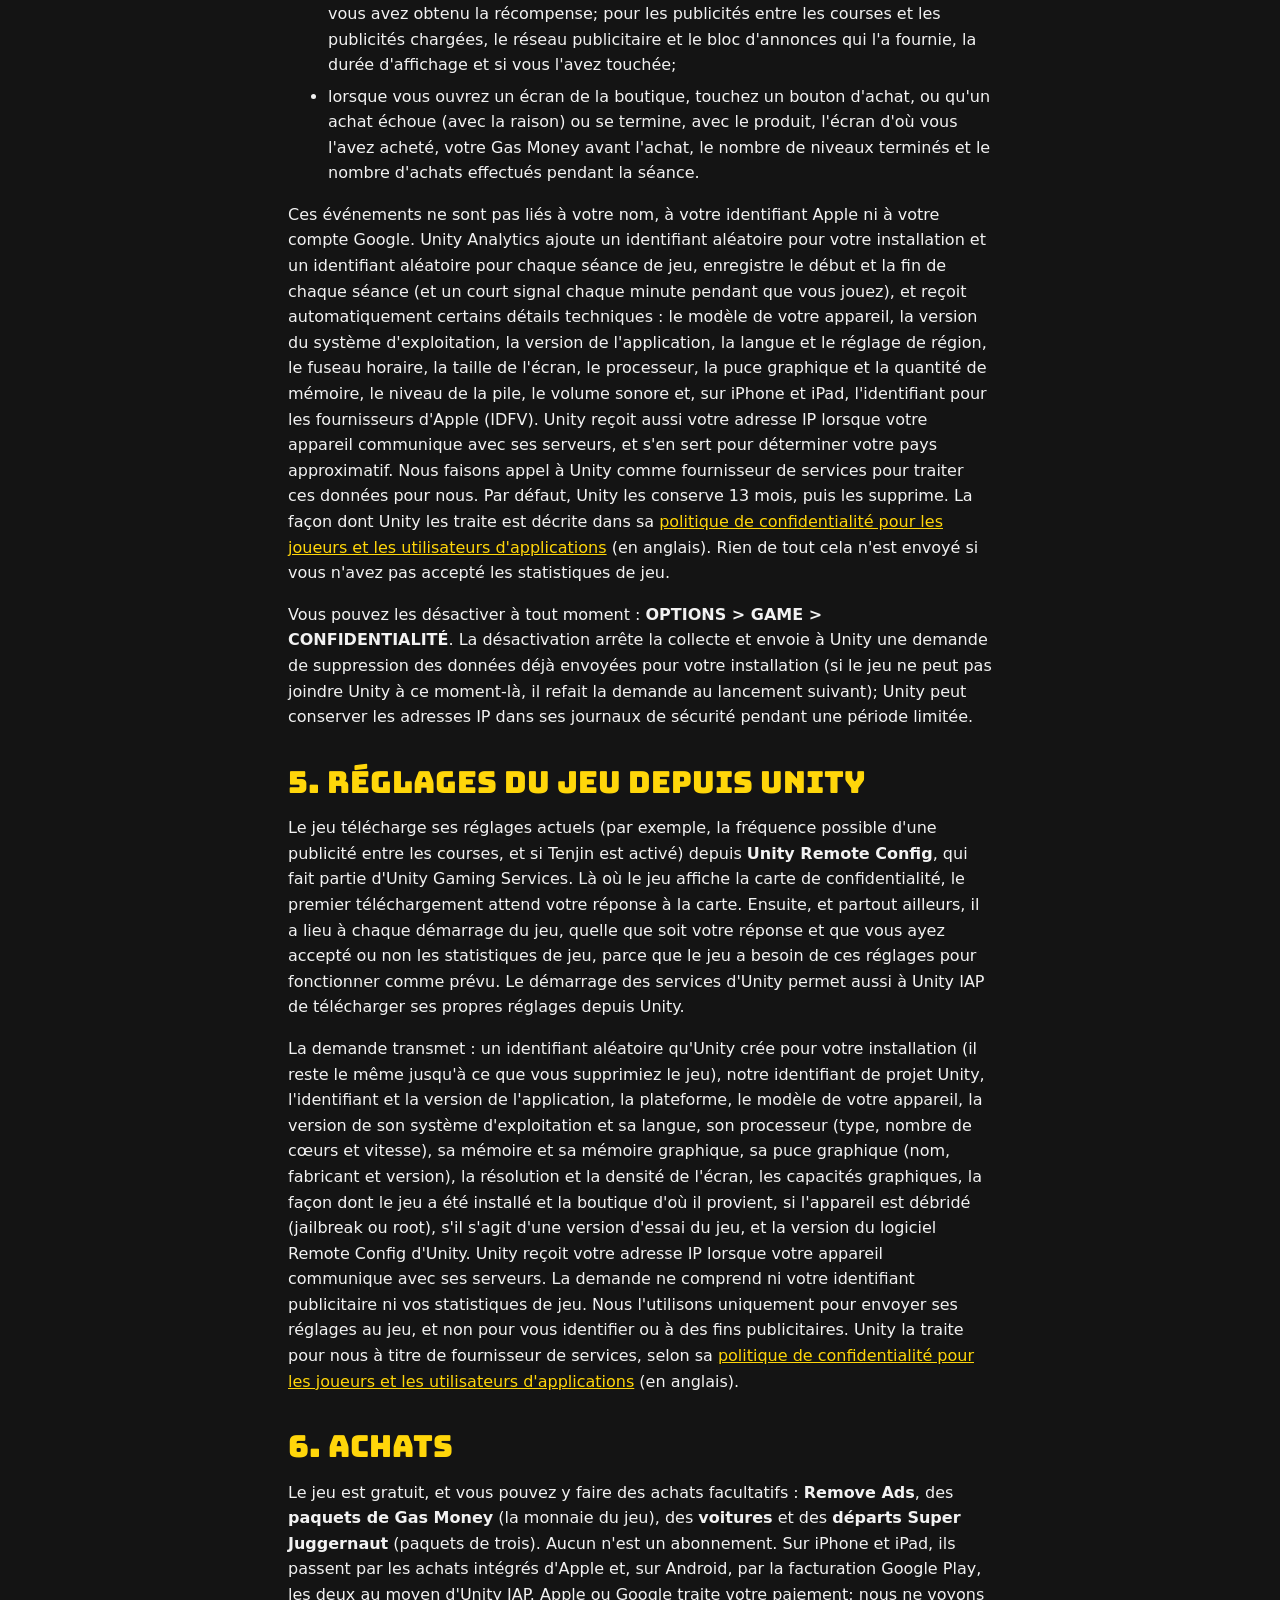
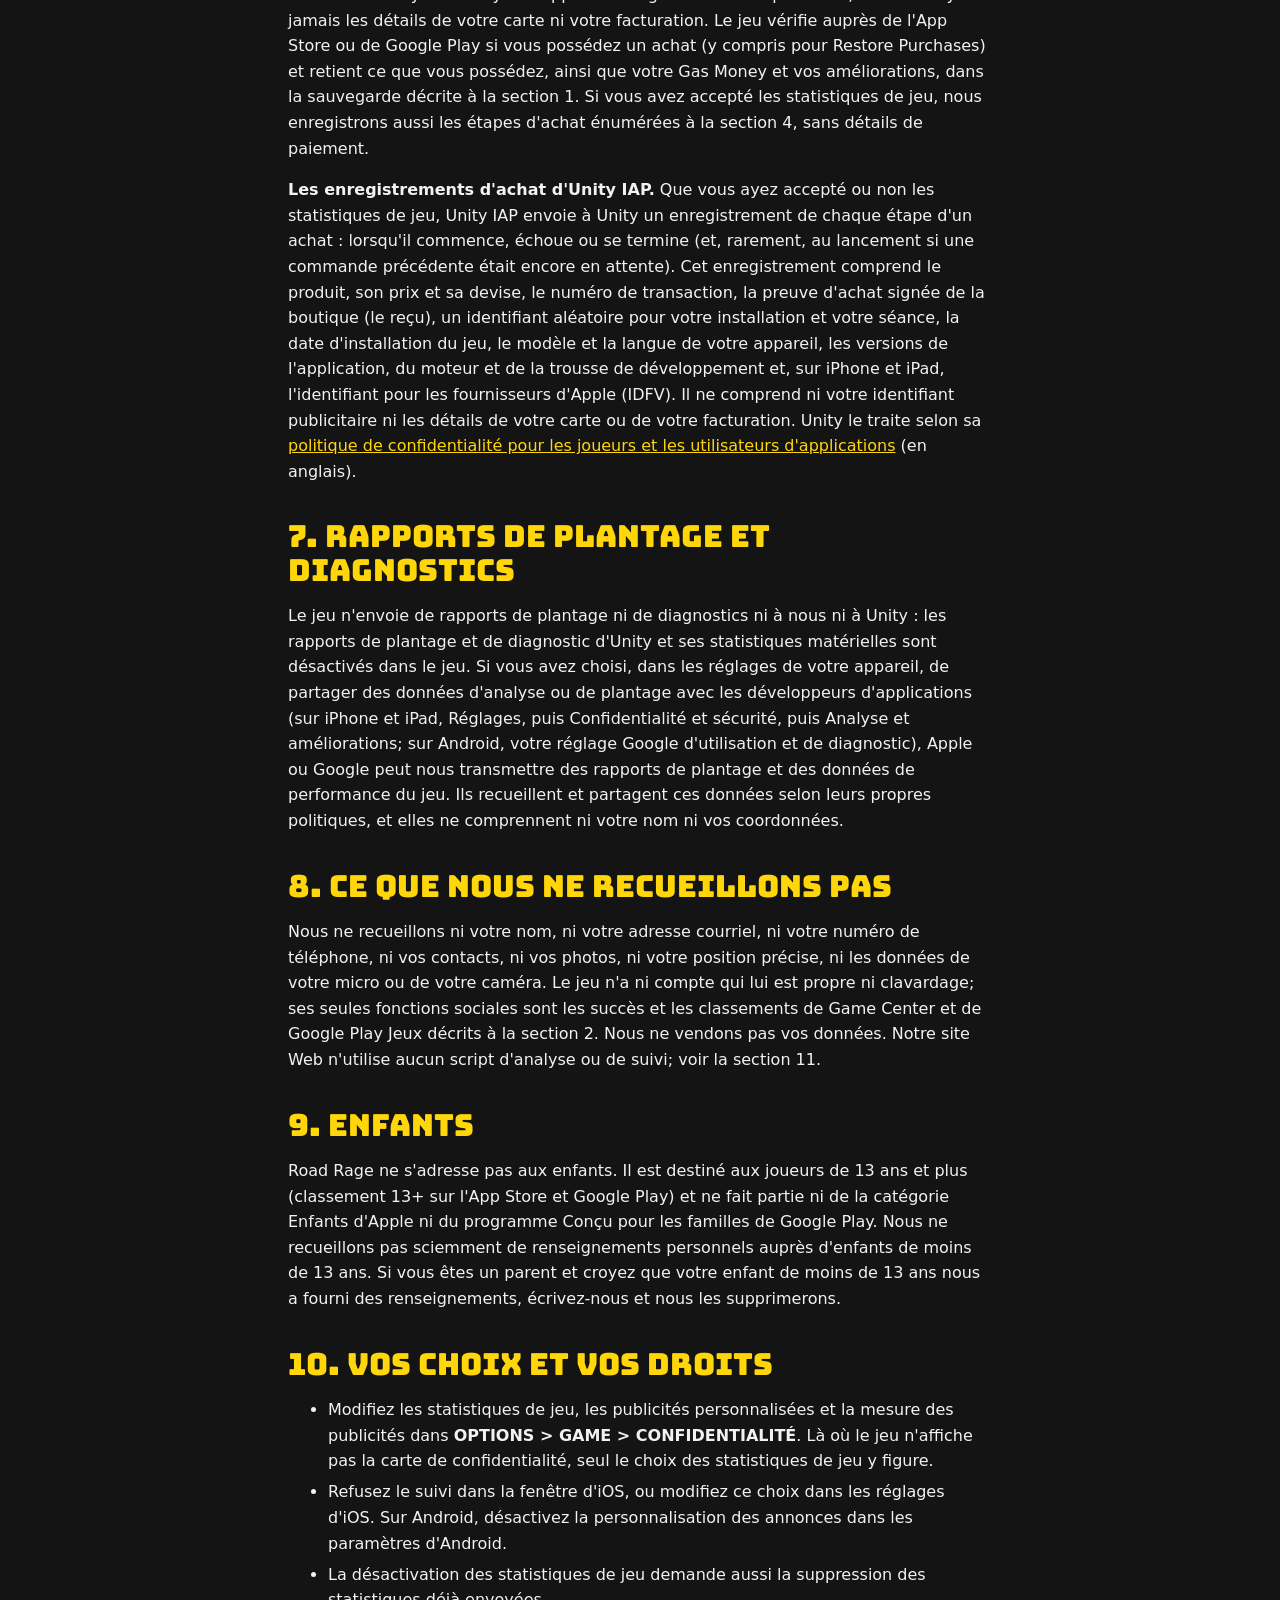
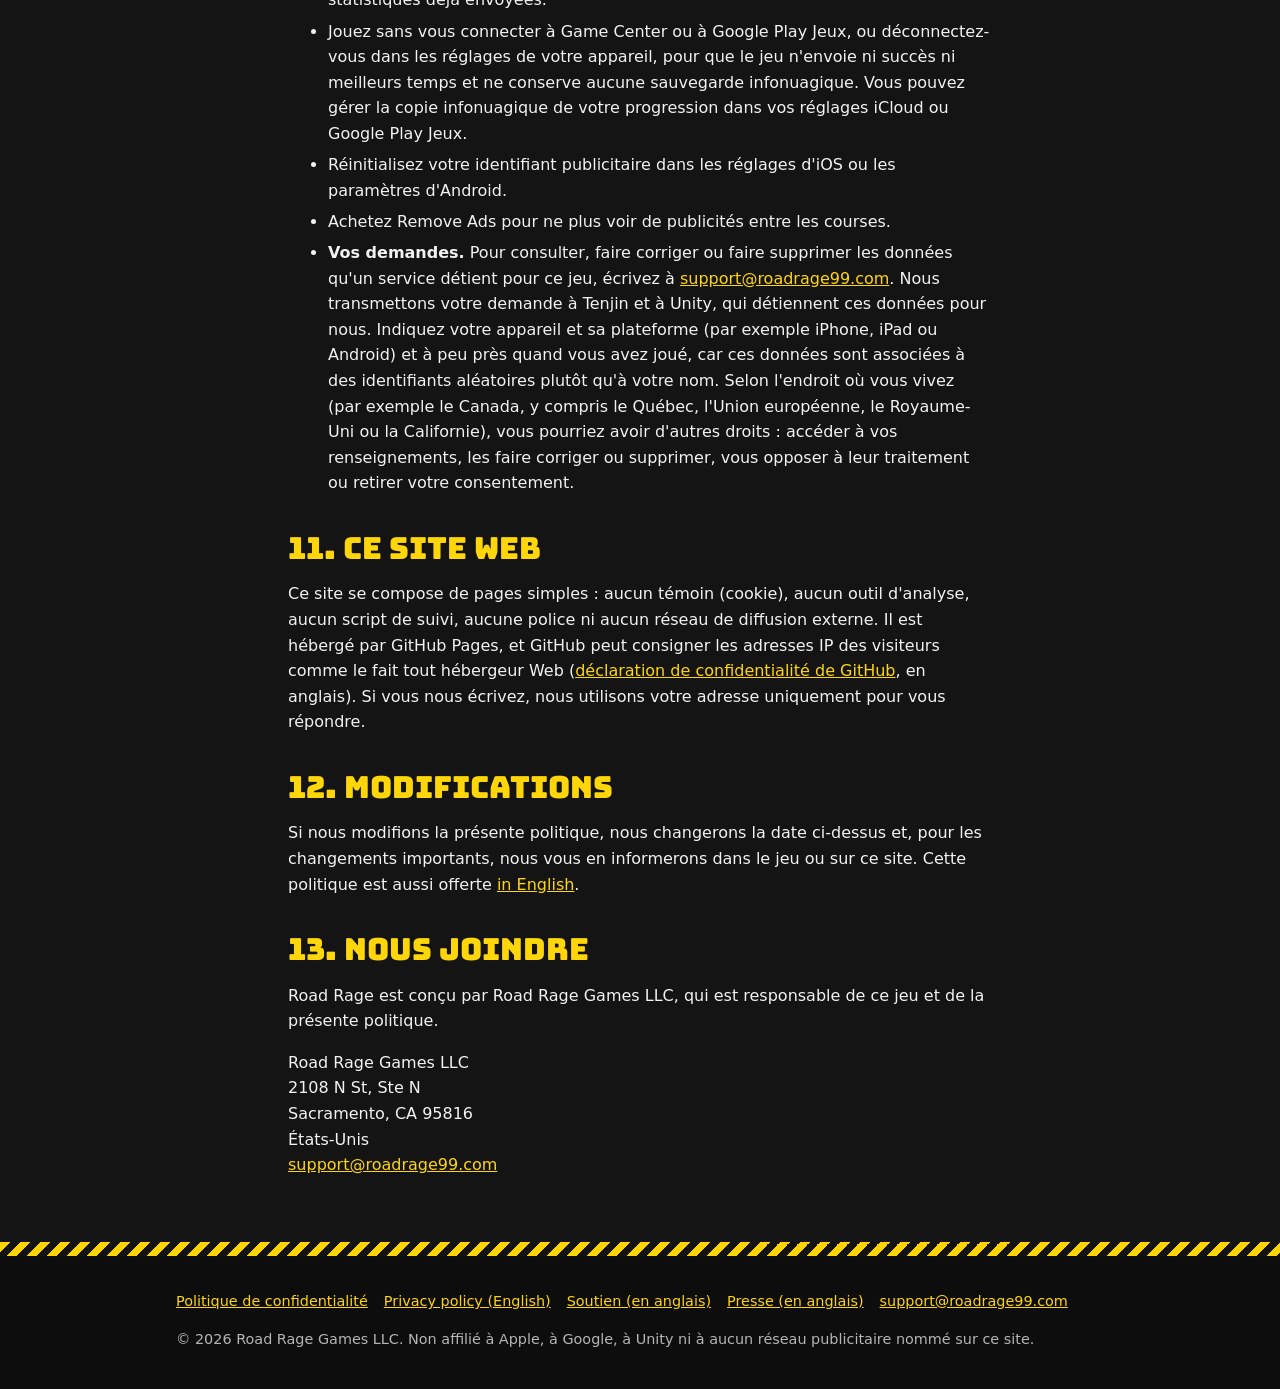
<file: fr/privacy.html>
<!doctype html>
<html lang="fr-CA">
<head>
<meta charset="utf-8">
<meta name="viewport" content="width=device-width,initial-scale=1">
<title>Politique de confidentialité | Road Rage</title>
<meta name="description" content="Politique de confidentialité de Road Rage : vos choix en matière de confidentialité, ce que le jeu recueille, la sauvegarde infonuagique, Game Center et Google Play Jeux, les publicités, la mesure des publicités, les statistiques de jeu facultatives et les achats. Dernière mise à jour : 2026-11-04.">
<meta name="theme-color" content="#141414">
<link rel="icon" href="/favicon.ico" sizes="16x16 32x32 48x48">
<link rel="icon" href="/favicon-32.png" sizes="32x32" type="image/png">
<link rel="icon" href="/favicon-16.png" sizes="16x16" type="image/png">
<link rel="apple-touch-icon" href="/apple-touch-icon.png">
<link rel="preload" href="/fonts/Bungee-Regular.ttf" as="font" type="font/ttf" crossorigin>
<link rel="stylesheet" href="/site.css">
<link rel="alternate" hreflang="en" href="https://roadrage99.com/privacy.html">
<link rel="alternate" hreflang="fr" href="https://roadrage99.com/fr/privacy.html">
<link rel="alternate" hreflang="x-default" href="https://roadrage99.com/privacy.html">
<meta property="og:title" content="Politique de confidentialité | Road Rage">
<meta property="og:description" content="Politique de confidentialité de Road Rage : vos choix en matière de confidentialité, ce que le jeu recueille, les publicités, la mesure des publicités, les statistiques de jeu facultatives et les achats. Dernière mise à jour : 2026-11-04.">
<meta property="og:type" content="website">
<meta property="og:url" content="https://roadrage99.com/fr/privacy.html">
<meta property="og:locale" content="fr_CA">
<meta property="og:locale:alternate" content="en_US">
<meta property="og:image" content="https://roadrage99.com/img/og-night-city.jpg">
<meta property="og:image:width" content="1200">
<meta property="og:image:height" content="630">
<meta name="twitter:card" content="summary_large_image">
</head>
<body>
<a class="skip" href="#main">Passer au contenu</a>
<div class="hazard" aria-hidden="true"></div>
<header class="site"><div class="wrap"><a class="brand" href="/index.html">ROAD RAGE</a><nav aria-label="Navigation principale"><a href="/index.html" hreflang="en">Accueil</a><a href="/support.html" hreflang="en">Soutien</a><a href="/fr/privacy.html" aria-current="page">Confidentialité</a><a href="/press.html" hreflang="en">Presse</a></nav></div></header>
<main id="main">

<div class="wrap doc">
<p lang="en"><a href="/privacy.html" hreflang="en">English version</a></p>
<h1>Politique de confidentialité</h1>
<p><strong>Dernière mise à jour&nbsp;: 2026-11-04</strong></p>
<p>La présente politique explique ce que le jeu Road Rage pour iPhone, iPad et Android («&nbsp;le jeu&nbsp;») recueille et comment ces renseignements sont utilisés. Questions&nbsp;: <a href="mailto:support@roadrage99.com">support@roadrage99.com</a>. Le reste de notre site Web est en anglais.</p>
<p>En bref&nbsp;: nous n'avons aucun serveur à nous qui stocke des données sur les joueurs. Ce que décrit la présente page est transmis à Unity, à Tenjin, à Apple ou à Google, comme le précise chaque section. Le jeu n'a pas de compte qui lui est propre, et nous ne vous demandons ni votre nom, ni votre adresse courriel, ni vos contacts, ni votre position, ni l'accès à votre caméra ou à votre micro. Votre progression est enregistrée sur votre appareil et, si vous êtes connecté à Game Center et à iCloud (iPhone et iPad) ou à Google Play Jeux (Android), dans une sauvegarde infonuagique qu'Apple ou Google conserve pour vous, comme le décrivent les sections 1 et 2. Le jeu affiche des publicités, et le service publicitaire peut recueillir certaines données, comme le décrit la section 3. Pour mesurer nos propres publicités, le jeu peut utiliser Tenjin, comme le décrit la partie «&nbsp;Mesure des publicités&nbsp;» de la section 3. Le jeu télécharge ses réglages depuis Unity, comme le décrit la section 5. Les achats passent par Apple ou Google, et Unity IAP envoie à Unity un enregistrement de chacun d'eux, comme le décrit la section 6. Le jeu n'envoie pas de rapports de plantage (section 7). À certains endroits, le jeu vous pose d'abord la question&nbsp;: voir «&nbsp;Vos choix en matière de confidentialité&nbsp;» ci-dessous. Les statistiques de jeu restent désactivées tant que vous ne les acceptez pas.</p>

<h2 id="choix">Vos choix en matière de confidentialité</h2>
<p>Si la région de votre appareil est réglée sur le Canada, sur un pays de l'Union européenne ou de l'Espace économique européen, sur le Royaume-Uni ou sur la Suisse, ou si le jeu ne peut pas déterminer ce réglage, le jeu affiche une carte de confidentialité par-dessus le menu à la première ouverture. Le jeu se fie au réglage de région de votre appareil.</p>
<p>La carte propose trois choix distincts&nbsp;: <strong>STATISTIQUES DE JEU</strong>, <strong>PUBLICITÉS PERSONNALISÉES</strong> et <strong>MESURE DES PUBLICITÉS</strong>. Chacun reste désactivé tant que vous ne l'activez pas. <strong>NON MERCI</strong> enregistre les trois comme désactivés, même un choix que vous aviez activé; <strong>CONDUIRE</strong> les enregistre tels que vous les avez réglés. Le jeu reste le même quel que soit votre choix, et rien n'est offert en échange d'un oui. La carte est en français ou en anglais&nbsp;: elle suit la langue de votre appareil, et le bouton ENGLISH / FRANÇAIS de la carte permet de changer de langue.</p>
<p>Vous pouvez modifier chacun de ces trois choix à tout moment dans <strong>OPTIONS &gt; GAME &gt; CONFIDENTIALITÉ</strong>. Vos réponses sont enregistrées uniquement sur votre appareil. Si vous supprimez et réinstallez le jeu, il peut vous reposer la question.</p>
<p><strong>Tant que vous n'avez pas répondu à la carte</strong>, le jeu ne démarre aucun des éléments suivants&nbsp;: le téléchargement des réglages depuis Unity (section 5) et les services d'Unity, les statistiques de jeu (section 4), la question de suivi d'iOS, le service publicitaire (section 3) et Tenjin («&nbsp;Mesure des publicités&nbsp;»). Il se connecte tout de même à l'App Store ou à Google Play (section 6), et vous connecte à Game Center ou à Google Play Jeux si vous les utilisez (section 2).</p>

<h3>Statistiques de jeu</h3>
<ul>
<li><strong>De quoi il s'agit.</strong> Les niveaux joués, votre progression et la fin de vos parties, pour nous aider à améliorer le jeu. La section 4 en donne la liste complète.</li>
<li><strong>Qui les reçoit.</strong> Unity, au moyen d'Unity Analytics, à titre de fournisseur de services.</li>
<li><strong>Si vous l'activez.</strong> Unity reçoit ces événements avec un identifiant aléatoire pour votre installation, un identifiant aléatoire pour chaque séance de jeu, des détails techniques sur votre appareil et, sur iPhone et iPad, l'identifiant pour les fournisseurs d'Apple (IDFV). Unity reçoit aussi votre adresse IP lorsque votre appareil communique avec ses serveurs.</li>
<li><strong>Si vous le laissez désactivé.</strong> Aucune statistique de jeu n'est envoyée.</li>
<li><strong>Pour changer d'avis.</strong> OPTIONS &gt; GAME &gt; CONFIDENTIALITÉ. La désactivation arrête la collecte et demande à Unity de supprimer ce qui a déjà été envoyé pour votre installation. Si le jeu ne peut pas joindre Unity à ce moment-là, il refait la demande au lancement suivant.</li>
</ul>

<h3>Publicités personnalisées</h3>
<ul>
<li><strong>De quoi il s'agit.</strong> La possibilité pour nos partenaires publicitaires d'utiliser votre identifiant publicitaire et votre façon de jouer pour choisir les publicités que vous voyez.</li>
<li><strong>Qui les reçoit.</strong> Unity LevelPlay, ainsi que les réseaux ironSource et Unity Ads auxquels il se connecte. La section 3 indique ce qu'ils peuvent recueillir.</li>
<li><strong>Si vous l'activez.</strong> Sur iPhone et iPad, iOS vous demande ensuite si le jeu peut suivre votre activité. La réponse donnée à iOS a le dernier mot&nbsp;: si vous touchez <em>Demander à l'app de ne pas suivre</em>, le jeu considère ce choix comme désactivé, et la carte indique «&nbsp;Désactivé dans les réglages d'iOS.&nbsp;»</li>
<li><strong>Si vous le laissez désactivé.</strong> Vous voyez quand même des publicités. Le jeu indique au service publicitaire que vous n'avez pas accepté les publicités personnalisées et, au Canada, que vos données ne doivent être ni vendues ni partagées; les publicités que vous voyez ne devraient donc pas être personnalisées. Lorsqu'une publicité est demandée ou affichée, le service publicitaire reçoit tout de même des renseignements comme votre adresse IP et les détails de votre appareil (section 3).</li>
<li><strong>Si vous aviez autorisé le suivi dans iOS avant l'arrivée de cette carte.</strong> Laisser ce choix désactivé indique au service publicitaire de ne pas personnaliser, mais iOS continue de communiquer votre réponse précédente aux applications. Pour la modifier, allez dans Réglages d'iOS, puis Confidentialité et sécurité, puis Suivi.</li>
<li><strong>Pour changer d'avis.</strong> OPTIONS &gt; GAME &gt; CONFIDENTIALITÉ. Un changement s'applique aux publicités demandées après celui-ci, et peut ne prendre pleinement effet qu'au prochain lancement du jeu.</li>
</ul>

<h3>Mesure des publicités</h3>
<ul>
<li><strong>De quoi il s'agit.</strong> Tenjin, un service de mesure, nous permet de savoir si l'une de nos propres publicités a mené à votre installation. La section 3 donne les détails.</li>
<li><strong>Si vous l'activez.</strong> Sur iPhone et iPad, iOS vous demande ensuite si le jeu peut suivre votre activité. Si vous touchez <em>Demander à l'app de ne pas suivre</em>, Tenjin reste désactivé, et la carte indique «&nbsp;Désactivé dans les réglages d'iOS.&nbsp;» Si vous autorisez le suivi plus tard dans les réglages d'iOS, il peut démarrer.</li>
<li><strong>Si vous le laissez désactivé.</strong> Le jeu ne démarre pas Tenjin.</li>
<li><strong>Pour changer d'avis.</strong> OPTIONS &gt; GAME &gt; CONFIDENTIALITÉ. La désactivation demande à Tenjin de s'arrêter, et le jeu ne démarre plus Tenjin par la suite.</li>
</ul>

<h3>La question de suivi d'iOS</h3>
<p>Là où le jeu affiche la carte, iOS ne vous demande si le jeu peut suivre votre activité qu'après que vous avez activé PUBLICITÉS PERSONNALISÉES ou MESURE DES PUBLICITÉS, et jamais avant votre réponse à la carte. Si vous refusez tout, ou si vous n'activez que STATISTIQUES DE JEU, iOS ne pose pas la question.</p>

<h3>Ce qui continue de fonctionner si vous refusez tout</h3>
<p>Le jeu continue de fonctionner, et les éléments suivants restent actifs. Nous les considérons comme nécessaires au fonctionnement du jeu, ou comme faisant partie des systèmes d'Apple ou de Google&nbsp;:</p>
<ul>
<li><strong>Réglages du jeu depuis Unity.</strong> Une fois que vous avez répondu, quelle que soit votre réponse, le jeu télécharge ses réglages depuis Unity Remote Config, comme le décrit la section 5. Cette demande transmet un identifiant aléatoire pour votre installation et des détails sur votre appareil.</li>
<li><strong>Achats.</strong> Le jeu se connecte à l'App Store ou à Google Play pour vendre et restaurer des achats. Si vous lancez ou effectuez un achat, Unity IAP envoie à Unity un enregistrement de cet achat, comme le décrit la section 6.</li>
<li><strong>Game Center et Google Play Jeux.</strong> Si vous êtes connecté, le jeu les utilise comme le décrit la section 2. Vous pouvez jouer sans vous connecter.</li>
<li><strong>Publicités.</strong> Vous voyez quand même des publicités, comme le décrivent la partie «&nbsp;Publicités personnalisées&nbsp;» ci-dessus et la section 3.</li>
<li><strong>Rapports d'installation d'Apple (iPhone et iPad).</strong> Ils proviennent de SKAdNetwork, le système propre à Apple&nbsp;: Apple envoie aux réseaux publicitaires des nombres d'installations anonymes, et nous n'en recevons aucune donnée à votre sujet.</li>
</ul>

<h3>Partout ailleurs</h3>
<p>Si la région de votre appareil est réglée sur un autre pays (par exemple les États-Unis ou les Philippines), le jeu n'affiche pas cette carte. Il télécharge ses réglages depuis Unity à chaque démarrage (section 5). Sur iPhone et iPad, iOS vous demande si le jeu peut suivre votre activité peu après la première ouverture (section 3). À la première ouverture du menu, le jeu demande «&nbsp;Aider à améliorer Road Rage?&nbsp;» au sujet des statistiques de jeu, qui restent désactivées tant que vous ne les acceptez pas (section 4). Tenjin peut alors fonctionner sans question, limité par votre réponse à la question de suivi d'iOS ou par vos paramètres publicitaires Android («&nbsp;Mesure des publicités&nbsp;», section 3). OPTIONS &gt; GAME &gt; CONFIDENTIALITÉ ne propose alors que le choix des statistiques de jeu.</p>

<h2>1. Votre progression et la sauvegarde infonuagique</h2>
<p>Votre progression (étoiles, meilleurs temps, votre Gas Money, les voitures que vous possédez et leurs améliorations, la voiture choisie, vos succès, vos réglages, l'achat Remove Ads s'il y a lieu, et vos choix en matière de confidentialité) est enregistrée localement dans le stockage du jeu sur votre appareil.</p>
<p><strong>Sauvegarde infonuagique.</strong> Si vous êtes connecté à Game Center et à iCloud sur iPhone ou iPad, le jeu conserve aussi une copie de votre progression dans iCloud (le stockage clé-valeur d'Apple, associé à votre identifiant Apple). Si vous êtes connecté à Google Play Jeux sur Android, il conserve cette copie dans les sauvegardes de Google Play Jeux, associée à votre compte Google. Votre progression peut ainsi vous suivre sur vos autres appareils et être récupérée après une réinstallation. Apple ou Google conserve cette copie pour vous; nous ne la recevons pas. Vos choix en matière de confidentialité ne font pas partie de la sauvegarde infonuagique. Si vous n'êtes pas connecté, rien ne quitte votre appareil de cette façon, et la suppression du jeu supprime votre progression.</p>

<h2>2. Game Center et Google Play Jeux</h2>
<p>Si vous êtes connecté à Game Center (iPhone et iPad) ou à Google Play Jeux (Android), le jeu l'utilise pour les succès, les classements et la sauvegarde infonuagique. Le jeu lit votre nom de joueur et votre identifiant de joueur auprès d'Apple ou de Google pour les afficher dans le jeu et pour séparer la progression de différents joueurs. Il envoie à Apple ou à Google les succès que vous obtenez et vos meilleurs temps pour les classements. Les classements montrent votre nom de joueur et vos temps aux autres joueurs, selon vos réglages de Game Center ou de Play Jeux. Sur iOS 26 et les versions ultérieures, le jeu démarre et termine aussi une activité Game Center pour chaque niveau que vous jouez, et sur Android, il signale des événements Play Jeux&nbsp;: niveaux commencés, niveaux terminés et étoiles obtenues. Apple et Google traitent ces données selon leurs propres politiques&nbsp;: <a href="https://www.apple.com/ca/fr/legal/privacy/">Apple</a> et <a href="https://policies.google.com/privacy?hl=fr-CA">Google</a>. Vous pouvez jouer sans vous connecter; le jeu conserve alors votre progression uniquement sur votre appareil. Si vous êtes connecté, cela commence au menu, y compris avant que vous répondiez à la carte de confidentialité.</p>

<h2>3. Publicités</h2>
<p>Le jeu est gratuit et affiche deux types de publicités&nbsp;: des <strong>publicités avec récompense</strong> que vous choisissez de regarder pour commencer une course avec un pouvoir, et des <strong>publicités interstitielles</strong> qui peuvent apparaître entre les courses. Les publicités sont diffusées par <strong>Unity LevelPlay</strong> (un service de médiation d'Unity, qui comprend les réseaux ironSource et Unity Ads) et les réseaux publicitaires auxquels il se connecte. Le service publicitaire démarre lorsque vous commencez votre premier niveau. Lorsqu'une publicité est demandée ou affichée, ces entreprises peuvent recueillir des renseignements comme l'adresse IP de votre appareil, les détails de l'appareil et de son système d'exploitation, la publicité que vous avez vue et vos interactions avec celle-ci et, si vous le permettez, l'identifiant publicitaire de votre appareil (l'IDFA sur iPhone et iPad, l'identifiant publicitaire Android sur Android). Elles s'en servent pour choisir et afficher des publicités, les mesurer, prévenir la fraude et, selon votre choix, personnaliser les publicités.</p>
<p><strong>Question de suivi (iOS).</strong> iOS peut vous demander si le jeu peut suivre votre activité dans les applications et sites Web d'autres entreprises, au moyen de la fenêtre App Tracking Transparency d'Apple. Là où le jeu affiche la carte de confidentialité, iOS ne pose cette question que si vous avez activé PUBLICITÉS PERSONNALISÉES ou MESURE DES PUBLICITÉS, et jamais avant votre réponse à la carte. Ailleurs, iOS pose la question peu après la première ouverture du jeu. Si vous touchez <em>Demander à l'app de ne pas suivre</em>, le jeu n'obtient pas votre identifiant publicitaire et les publicités s'affichent quand même, mais elles sont moins pertinentes. Vous pouvez changer cela à tout moment dans Réglages d'iOS, puis Confidentialité et sécurité, puis Suivi.</p>
<p><strong>Identifiant publicitaire (Android).</strong> Sur Android, les services publicitaires peuvent utiliser votre identifiant publicitaire Android, un identifiant réinitialisable que vous pouvez consulter et gérer dans les paramètres d'Android, sous Confidentialité (ou Google, puis Annonces). Si vous supprimez votre identifiant publicitaire ou désactivez la personnalisation des annonces à cet endroit, le jeu reçoit un identifiant vide et les publicités s'affichent quand même, mais elles sont moins pertinentes.</p>
<p><strong>Publicités personnalisées et consentement.</strong> Là où le jeu affiche la carte de confidentialité, les publicités ne peuvent être personnalisées que si vous activez PUBLICITÉS PERSONNALISÉES (voir «&nbsp;Vos choix en matière de confidentialité&nbsp;») et que votre réponse à la question de suivi d'iOS le permet. Dans l'Union européenne, l'Espace économique européen, au Royaume-Uni et en Suisse, votre consentement est notre fondement juridique pour les publicités personnalisées. Si vous refusez, vous voyez quand même des publicités, mais elles ne sont pas personnalisées et, au Canada, le jeu indique aussi au service publicitaire que vos données ne doivent être ni vendues ni partagées. Votre réponse est enregistrée uniquement sur votre appareil, et vous pouvez la changer à tout moment dans OPTIONS &gt; GAME &gt; CONFIDENTIALITÉ. Partout, le jeu indique aux services publicitaires qu'il ne s'adresse pas aux enfants.</p>
<p>Les entreprises publicitaires agissent pour leur propre compte à l'égard d'une partie de ces données. Leurs politiques&nbsp;: <a href="https://unity.com/legal/privacy-policy">Unity, y compris ironSource et Unity LevelPlay</a> (en anglais).</p>
<p>Vous pouvez retirer les publicités entre les courses grâce à l'achat <strong>Remove Ads</strong> (section 6).</p>

<h3 id="mesure-des-publicites">Mesure des publicités (Tenjin)</h3>
<p>Nous pouvons annoncer Road Rage dans d'autres applications. Pour savoir si l'une de ces publicités a mené à une installation, le jeu peut utiliser <strong>Tenjin</strong>, un service de mesure. Nous activons et désactivons Tenjin au moyen des réglages du jeu téléchargés depuis Unity (section 5); il est donc possible qu'il ne fonctionne pas du tout.</p>
<p><strong>Quand il fonctionne.</strong> Là où le jeu affiche la carte de confidentialité, seulement si vous avez activé MESURE DES PUBLICITÉS et, sur iPhone et iPad, si votre réponse à la question de suivi d'iOS le permet. Ailleurs, le jeu ne pose pas la question&nbsp;: Tenjin peut fonctionner, limité par votre réponse à la question de suivi d'iOS ou par vos paramètres publicitaires Android. Sans votre permission, il n'y reçoit aucun identifiant publicitaire, mais il reçoit tout de même les autres renseignements ci-dessous.</p>
<p><strong>Ce que Tenjin reçoit.</strong> À l'ouverture du jeu&nbsp;: votre adresse IP; la plateforme et la version du système d'exploitation; le type et le modèle de votre appareil; les réglages de langue et de pays de votre appareil (paramètres régionaux et pays); l'identifiant de l'application (bundle ID) et sa version; la version de la trousse de développement de Tenjin; votre réglage de limitation du suivi publicitaire; sur iPhone et iPad, l'identifiant pour les fournisseurs d'Apple (IDFV) et, si elle est activée, l'attribution Apple Search Ads (si une publicité Apple Search Ads a mené à l'installation); et votre identifiant publicitaire si vous l'avez permis (iOS&nbsp;: vous avez autorisé le suivi; Android&nbsp;: vous n'avez pas désactivé la personnalisation des annonces). Sur Android, Tenjin reçoit aussi la référence d'installation de Google Play (la publicité ou le lien qui a mené à l'installation) et l'identifiant App Set. Il reçoit une nouvelle séance lorsque vous revenez au jeu après au moins une minute d'absence, ainsi que les revenus des publicités affichées dans le jeu, pour que nous puissions voir si nos propres publicités sont rentables. Nous n'envoyons pas vos achats à Tenjin.</p>
<p><strong>Rapports d'installation d'Apple.</strong> Sur iPhone et iPad, SKAdNetwork est le système propre à Apple&nbsp;: Apple envoie aux réseaux publicitaires des nombres d'installations anonymes, et nous n'en recevons aucune donnée à votre sujet.</p>
<p>Tenjin conserve ces données pour les traiter pour notre compte, à titre de fournisseur de services (sous-traitant), et non à ses propres fins. Pour les consulter, les faire corriger ou les faire supprimer, écrivez-nous (section 10), et non à Tenjin. Sa politique de confidentialité&nbsp;: <a href="https://tenjin.com/privacy/">tenjin.com/privacy</a> (en anglais).</p>

<h2>4. Statistiques de jeu (facultatives, désactivées tant que vous ne les acceptez pas)</h2>
<p>Là où le jeu affiche la carte de confidentialité, il s'agit de son choix STATISTIQUES DE JEU. Ailleurs, à la première ouverture du menu, le jeu demande «&nbsp;Aider à améliorer Road Rage?&nbsp;». Rien n'est envoyé tant que vous n'acceptez pas. Si vous acceptez, le jeu utilise <strong>Unity Analytics</strong> pour enregistrer des événements qui nous aident à ajuster la difficulté et à voir où les joueurs bloquent&nbsp;:</p>
<ul>
<li>lorsque vous commencez, terminez, échouez ou quittez un niveau, avec le nom et le numéro du niveau, le mode de jeu, la voiture choisie, si le mode Free Drive était activé, votre réglage de direction, le nombre de secondes jouées, jusqu'où vous êtes allé, le numéro de l'essai, le pouvoir que vous aviez (s'il y a lieu), si vous avez commencé avec un Super Juggernaut ou un pouvoir offert par la maison, si vous avez terminé ou passé le Practice Lot, vos étoiles (en cas de victoire), la raison de l'échec (en cas de défaite), le temps passé coincé dans la circulation, le niveau de votre jauge ROAD RAGE à l'arrivée, vos crises cardiaques, les vertus de Capn Snafu que vous aviez, et si vous êtes retourné au menu ou avez recommencé;</li>
<li>votre façon de jouer&nbsp;: chaque RAGE MODE (voitures démolies, combien de temps la jauge est restée pleine, à quel point vous avez frôlé la crise cardiaque), les étapes du Practice Lot et les conseils affichés la première fois, les ruelles que vous empruntez, les scènes de l'histoire que vous regardez ou passez, les succès que vous obtenez, vos choix dans le jardin de Capn Snafu, les jalons de votre total de démolitions, et les jeux auxquels vous jouez sur la télé du garage (quel jeu, votre pointage, la durée et le résultat);</li>
<li>lorsque vous regardez une publicité (avec récompense ou entre les courses) et si vous avez obtenu la récompense; pour les publicités entre les courses et les publicités chargées, le réseau publicitaire et le bloc d'annonces qui l'a fournie, la durée d'affichage et si vous l'avez touchée;</li>
<li>lorsque vous ouvrez un écran de la boutique, touchez un bouton d'achat, ou qu'un achat échoue (avec la raison) ou se termine, avec le produit, l'écran d'où vous l'avez acheté, votre Gas Money avant l'achat, le nombre de niveaux terminés et le nombre d'achats effectués pendant la séance.</li>
</ul>
<p>Ces événements ne sont pas liés à votre nom, à votre identifiant Apple ni à votre compte Google. Unity Analytics ajoute un identifiant aléatoire pour votre installation et un identifiant aléatoire pour chaque séance de jeu, enregistre le début et la fin de chaque séance (et un court signal chaque minute pendant que vous jouez), et reçoit automatiquement certains détails techniques&nbsp;: le modèle de votre appareil, la version du système d'exploitation, la version de l'application, la langue et le réglage de région, le fuseau horaire, la taille de l'écran, le processeur, la puce graphique et la quantité de mémoire, le niveau de la pile, le volume sonore et, sur iPhone et iPad, l'identifiant pour les fournisseurs d'Apple (IDFV). Unity reçoit aussi votre adresse IP lorsque votre appareil communique avec ses serveurs, et s'en sert pour déterminer votre pays approximatif. Nous faisons appel à Unity comme fournisseur de services pour traiter ces données pour nous. Par défaut, Unity les conserve 13 mois, puis les supprime. La façon dont Unity les traite est décrite dans sa <a href="https://unity.com/legal/game-player-and-app-user-privacy-policy">politique de confidentialité pour les joueurs et les utilisateurs d'applications</a> (en anglais). Rien de tout cela n'est envoyé si vous n'avez pas accepté les statistiques de jeu.</p>
<p>Vous pouvez les désactiver à tout moment&nbsp;: <strong>OPTIONS &gt; GAME &gt; CONFIDENTIALITÉ</strong>. La désactivation arrête la collecte et envoie à Unity une demande de suppression des données déjà envoyées pour votre installation (si le jeu ne peut pas joindre Unity à ce moment-là, il refait la demande au lancement suivant); Unity peut conserver les adresses IP dans ses journaux de sécurité pendant une période limitée.</p>

<h2>5. Réglages du jeu depuis Unity</h2>
<p>Le jeu télécharge ses réglages actuels (par exemple, la fréquence possible d'une publicité entre les courses, et si Tenjin est activé) depuis <strong>Unity Remote Config</strong>, qui fait partie d'Unity Gaming Services. Là où le jeu affiche la carte de confidentialité, le premier téléchargement attend votre réponse à la carte. Ensuite, et partout ailleurs, il a lieu à chaque démarrage du jeu, quelle que soit votre réponse et que vous ayez accepté ou non les statistiques de jeu, parce que le jeu a besoin de ces réglages pour fonctionner comme prévu. Le démarrage des services d'Unity permet aussi à Unity IAP de télécharger ses propres réglages depuis Unity.</p>
<p>La demande transmet&nbsp;: un identifiant aléatoire qu'Unity crée pour votre installation (il reste le même jusqu'à ce que vous supprimiez le jeu), notre identifiant de projet Unity, l'identifiant et la version de l'application, la plateforme, le modèle de votre appareil, la version de son système d'exploitation et sa langue, son processeur (type, nombre de cœurs et vitesse), sa mémoire et sa mémoire graphique, sa puce graphique (nom, fabricant et version), la résolution et la densité de l'écran, les capacités graphiques, la façon dont le jeu a été installé et la boutique d'où il provient, si l'appareil est débridé (jailbreak ou root), s'il s'agit d'une version d'essai du jeu, et la version du logiciel Remote Config d'Unity. Unity reçoit votre adresse IP lorsque votre appareil communique avec ses serveurs. La demande ne comprend ni votre identifiant publicitaire ni vos statistiques de jeu. Nous l'utilisons uniquement pour envoyer ses réglages au jeu, et non pour vous identifier ou à des fins publicitaires. Unity la traite pour nous à titre de fournisseur de services, selon sa <a href="https://unity.com/legal/game-player-and-app-user-privacy-policy">politique de confidentialité pour les joueurs et les utilisateurs d'applications</a> (en anglais).</p>

<h2>6. Achats</h2>
<p>Le jeu est gratuit, et vous pouvez y faire des achats facultatifs&nbsp;: <strong>Remove Ads</strong>, des <strong>paquets de Gas Money</strong> (la monnaie du jeu), des <strong>voitures</strong> et des <strong>départs Super Juggernaut</strong> (paquets de trois). Aucun n'est un abonnement. Sur iPhone et iPad, ils passent par les achats intégrés d'Apple et, sur Android, par la facturation Google Play, les deux au moyen d'Unity IAP. Apple ou Google traite votre paiement; nous ne voyons jamais les détails de votre carte ni votre facturation. Le jeu vérifie auprès de l'App Store ou de Google Play si vous possédez un achat (y compris pour Restore Purchases) et retient ce que vous possédez, ainsi que votre Gas Money et vos améliorations, dans la sauvegarde décrite à la section 1. Si vous avez accepté les statistiques de jeu, nous enregistrons aussi les étapes d'achat énumérées à la section 4, sans détails de paiement.</p>
<p><strong>Les enregistrements d'achat d'Unity IAP.</strong> Que vous ayez accepté ou non les statistiques de jeu, Unity IAP envoie à Unity un enregistrement de chaque étape d'un achat&nbsp;: lorsqu'il commence, échoue ou se termine (et, rarement, au lancement si une commande précédente était encore en attente). Cet enregistrement comprend le produit, son prix et sa devise, le numéro de transaction, la preuve d'achat signée de la boutique (le reçu), un identifiant aléatoire pour votre installation et votre séance, la date d'installation du jeu, le modèle et la langue de votre appareil, les versions de l'application, du moteur et de la trousse de développement et, sur iPhone et iPad, l'identifiant pour les fournisseurs d'Apple (IDFV). Il ne comprend ni votre identifiant publicitaire ni les détails de votre carte ou de votre facturation. Unity le traite selon sa <a href="https://unity.com/legal/game-player-and-app-user-privacy-policy">politique de confidentialité pour les joueurs et les utilisateurs d'applications</a> (en anglais).</p>

<h2>7. Rapports de plantage et diagnostics</h2>
<p>Le jeu n'envoie de rapports de plantage ni de diagnostics ni à nous ni à Unity&nbsp;: les rapports de plantage et de diagnostic d'Unity et ses statistiques matérielles sont désactivés dans le jeu. Si vous avez choisi, dans les réglages de votre appareil, de partager des données d'analyse ou de plantage avec les développeurs d'applications (sur iPhone et iPad, Réglages, puis Confidentialité et sécurité, puis Analyse et améliorations; sur Android, votre réglage Google d'utilisation et de diagnostic), Apple ou Google peut nous transmettre des rapports de plantage et des données de performance du jeu. Ils recueillent et partagent ces données selon leurs propres politiques, et elles ne comprennent ni votre nom ni vos coordonnées.</p>

<h2>8. Ce que nous ne recueillons pas</h2>
<p>Nous ne recueillons ni votre nom, ni votre adresse courriel, ni votre numéro de téléphone, ni vos contacts, ni vos photos, ni votre position précise, ni les données de votre micro ou de votre caméra. Le jeu n'a ni compte qui lui est propre ni clavardage; ses seules fonctions sociales sont les succès et les classements de Game Center et de Google Play Jeux décrits à la section 2. Nous ne vendons pas vos données. Notre site Web n'utilise aucun script d'analyse ou de suivi; voir la section 11.</p>

<h2>9. Enfants</h2>
<p>Road Rage ne s'adresse pas aux enfants. Il est destiné aux joueurs de 13 ans et plus (classement 13+ sur l'App Store et Google Play) et ne fait partie ni de la catégorie Enfants d'Apple ni du programme Conçu pour les familles de Google Play. Nous ne recueillons pas sciemment de renseignements personnels auprès d'enfants de moins de 13 ans. Si vous êtes un parent et croyez que votre enfant de moins de 13 ans nous a fourni des renseignements, écrivez-nous et nous les supprimerons.</p>

<h2>10. Vos choix et vos droits</h2>
<ul>
<li>Modifiez les statistiques de jeu, les publicités personnalisées et la mesure des publicités dans <strong>OPTIONS &gt; GAME &gt; CONFIDENTIALITÉ</strong>. Là où le jeu n'affiche pas la carte de confidentialité, seul le choix des statistiques de jeu y figure.</li>
<li>Refusez le suivi dans la fenêtre d'iOS, ou modifiez ce choix dans les réglages d'iOS. Sur Android, désactivez la personnalisation des annonces dans les paramètres d'Android.</li>
<li>La désactivation des statistiques de jeu demande aussi la suppression des statistiques déjà envoyées.</li>
<li>Jouez sans vous connecter à Game Center ou à Google Play Jeux, ou déconnectez-vous dans les réglages de votre appareil, pour que le jeu n'envoie ni succès ni meilleurs temps et ne conserve aucune sauvegarde infonuagique. Vous pouvez gérer la copie infonuagique de votre progression dans vos réglages iCloud ou Google Play Jeux.</li>
<li>Réinitialisez votre identifiant publicitaire dans les réglages d'iOS ou les paramètres d'Android.</li>
<li>Achetez Remove Ads pour ne plus voir de publicités entre les courses.</li>
<li><strong>Vos demandes.</strong> Pour consulter, faire corriger ou faire supprimer les données qu'un service détient pour ce jeu, écrivez à <a href="mailto:support@roadrage99.com">support@roadrage99.com</a>. Nous transmettons votre demande à Tenjin et à Unity, qui détiennent ces données pour nous. Indiquez votre appareil et sa plateforme (par exemple iPhone, iPad ou Android) et à peu près quand vous avez joué, car ces données sont associées à des identifiants aléatoires plutôt qu'à votre nom. Selon l'endroit où vous vivez (par exemple le Canada, y compris le Québec, l'Union européenne, le Royaume-Uni ou la Californie), vous pourriez avoir d'autres droits&nbsp;: accéder à vos renseignements, les faire corriger ou supprimer, vous opposer à leur traitement ou retirer votre consentement.</li>
</ul>

<h2>11. Ce site Web</h2>
<p>Ce site se compose de pages simples&nbsp;: aucun témoin (cookie), aucun outil d'analyse, aucun script de suivi, aucune police ni aucun réseau de diffusion externe. Il est hébergé par GitHub Pages, et GitHub peut consigner les adresses IP des visiteurs comme le fait tout hébergeur Web (<a href="https://docs.github.com/en/site-policy/privacy-policies/github-general-privacy-statement">déclaration de confidentialité de GitHub</a>, en anglais). Si vous nous écrivez, nous utilisons votre adresse uniquement pour vous répondre.</p>

<h2>12. Modifications</h2>
<p>Si nous modifions la présente politique, nous changerons la date ci-dessus et, pour les changements importants, nous vous en informerons dans le jeu ou sur ce site. Cette politique est aussi offerte <a href="/privacy.html" hreflang="en" lang="en">in English</a>.</p>

<h2>13. Nous joindre</h2>
<p>Road Rage est conçu par Road Rage Games LLC, qui est responsable de ce jeu et de la présente politique.</p>
<p>Road Rage Games LLC<br>2108 N St, Ste N<br>Sacramento, CA 95816<br>États-Unis<br><a href="mailto:support@roadrage99.com">support@roadrage99.com</a></p>
</div>
</main>
<div class="hazard" aria-hidden="true"></div>
<footer class="site"><div class="wrap">
<p><a href="/fr/privacy.html">Politique de confidentialité</a><a href="/privacy.html" hreflang="en" lang="en">Privacy policy (English)</a><a href="/support.html" hreflang="en">Soutien (en anglais)</a><a href="/press.html" hreflang="en">Presse (en anglais)</a><a href="mailto:support@roadrage99.com">support@roadrage99.com</a></p>
<p>&copy; 2026 Road Rage Games LLC. Non affilié à Apple, à Google, à Unity ni à aucun réseau publicitaire nommé sur ce site.</p>
</div></footer>
</body>
</html>
</file>
<file: site.css>
/* Road Rage site. Palette from Assets/UI/Menu.uss: yellow 255,214,10, red 255,74,61, near-black 20,20,20. */
@font-face{font-family:"Bungee";src:url("fonts/Bungee-Regular.ttf") format("truetype");font-display:swap}
@font-face{font-family:"Russo One";src:url("fonts/RussoOne-Regular.ttf") format("truetype");font-display:swap}
:root{--bg:#141414;--panel:#1f1f1f;--line:#3a3a3a;--text:#f2f2f2;--muted:#b5b5b5;--yellow:#ffd60a;--red:#ff4a3d;
  --display:"Bungee","Impact","Arial Black",sans-serif;--body:"Russo One","Trebuchet MS",system-ui,sans-serif;--read:system-ui,-apple-system,"Segoe UI",Roboto,sans-serif}
*{box-sizing:border-box}
html{color-scheme:dark;background:var(--bg)}
body{margin:0;background:var(--bg);color:var(--text);font:1rem/1.6 var(--read);-webkit-text-size-adjust:100%}
img{max-width:100%;height:auto;display:block}
a{color:var(--yellow)}
a:hover,a:focus-visible{color:#fff}
:focus-visible{outline:3px solid var(--yellow);outline-offset:2px}
.wrap{width:100%;max-width:60rem;margin:0 auto;padding:0 1rem}
.hazard{height:14px;background:url("img/hazard.png") repeat;background-size:40px 40px;image-rendering:pixelated}
.skip{position:absolute;left:-999px}.skip:focus{left:1rem;top:1rem;background:var(--yellow);color:#000;padding:.5rem;z-index:9}
header.site{background:#0d0d0d}
header.site .wrap{display:flex;flex-wrap:wrap;align-items:center;justify-content:space-between;gap:.5rem 1.5rem;padding-top:.75rem;padding-bottom:.75rem}
.brand{font:1.4rem/1 var(--display);color:var(--yellow);text-decoration:none;transform:rotate(-2deg);display:inline-block}
nav a{font:.95rem var(--body);color:var(--text);text-decoration:none;margin-right:1rem;letter-spacing:.04em;text-transform:uppercase;padding:.25rem 0;display:inline-block}
nav a[aria-current="page"],nav a:hover{color:var(--yellow);border-bottom:2px solid var(--red)}
h1,h2,h3{font-family:var(--display);font-weight:400;line-height:1.1;color:var(--yellow);margin:2rem 0 .75rem}
h1{font-size:clamp(2rem,8vw,3.2rem)}
h2{font-size:clamp(1.4rem,5vw,1.9rem)}
h3{font-size:1.15rem;color:var(--text)}
.lead{font:1.15rem/1.5 var(--body)}
.hero{text-align:left;padding:4.5rem 0 3rem;background:linear-gradient(180deg,rgba(20,20,20,.5) 0%,rgba(20,20,20,.1) 38%,rgba(20,20,20,.12) 62%,rgba(20,20,20,.85) 92%,var(--bg) 100%),url("img/hero-night-city.webp") 70% 55%/cover no-repeat #0d0d12;min-height:22rem;display:flex;align-items:center}
.hero .wrap{text-shadow:0 2px 12px rgba(0,0,0,.7)}
@media(max-width:34rem){.hero{text-align:center;padding:2rem 0 15rem;min-height:0;align-items:flex-start;background:linear-gradient(180deg,rgba(20,20,20,.45) 0%,rgba(20,20,20,.2) 40%,rgba(20,20,20,.1) 62%,rgba(20,20,20,.8) 94%,var(--bg) 100%),url("img/hero-night-city-phone.webp") center bottom/cover no-repeat #0d0d12}.hero .btn{font-size:1rem;padding:.65rem 1.1rem}}
.hero h1{font-size:clamp(3rem,16vw,6.5rem);transform:rotate(-2deg);margin:.25rem 0 0;text-shadow:4px 4px 0 #000}
.tagline{font:clamp(1rem,4vw,1.5rem) var(--display);color:var(--red);letter-spacing:.04em;margin:.5rem 0 1.5rem}
.btn{display:inline-block;font:1.1rem var(--display);background:var(--yellow);color:#000;text-decoration:none;padding:.8rem 1.6rem;border:3px solid var(--yellow);border-radius:.4rem;margin:.25rem}
.btn:hover{background:#000;color:var(--yellow)}
.btn.alt{background:transparent;color:var(--yellow)}.btn.alt:hover{background:var(--yellow);color:#000}
.shot{margin:1.5rem 0}
.shot img,.shot video{border:3px solid var(--yellow);border-radius:.5rem;width:100%;height:auto;display:block}
.shot figcaption{font-size:.9rem;color:var(--muted);margin-top:.4rem}
.grid{display:grid;gap:1rem;grid-template-columns:1fr}
@media(min-width:40rem){.grid.two{grid-template-columns:1fr 1fr}.grid.three{grid-template-columns:repeat(3,1fr)}}
.card{background:var(--panel);border:2px solid var(--line);border-radius:.5rem;padding:1rem 1.1rem}
.card h3{margin-top:0}
.card p{margin:.4rem 0 0}
.badge{display:inline-block;font:.8rem var(--body);background:var(--red);color:#000;padding:.1rem .5rem;border-radius:.25rem;vertical-align:middle;letter-spacing:.05em}
main{padding-bottom:3rem}
main li{margin:.35rem 0}
.doc{max-width:46rem}
.doc h2{margin-top:2.25rem}
/* French headings run long (CONFIDENTIALITÉ): let them hyphenate rather than overflow a small phone */
:lang(fr) .doc h1,:lang(fr) .doc h2{hyphens:auto;-webkit-hyphens:auto;overflow-wrap:break-word}
details{background:var(--panel);border:2px solid var(--line);border-radius:.5rem;margin:.6rem 0;padding:.2rem 1rem}
summary{cursor:pointer;font:1.05rem var(--body);padding:.6rem 0}
details[open]{border-color:var(--yellow)}
table{border-collapse:collapse;width:100%;font-size:.95rem}
th,td{border:1px solid var(--line);padding:.5rem .6rem;text-align:left;vertical-align:top}
th{background:var(--panel);color:var(--yellow);font-family:var(--body);font-weight:400}
.tablewrap{overflow-x:auto}
footer.site{background:#0d0d0d;color:var(--muted);font-size:.9rem}
footer.site .wrap{padding-top:1.25rem;padding-bottom:1.5rem}
footer.site a{margin-right:1rem}
.todo{background:#3b2a00;border:2px dashed var(--yellow);padding:.5rem .8rem;border-radius:.4rem}
@media(prefers-reduced-motion:no-preference){.btn{transition:background .15s,color .15s}}
</file>
